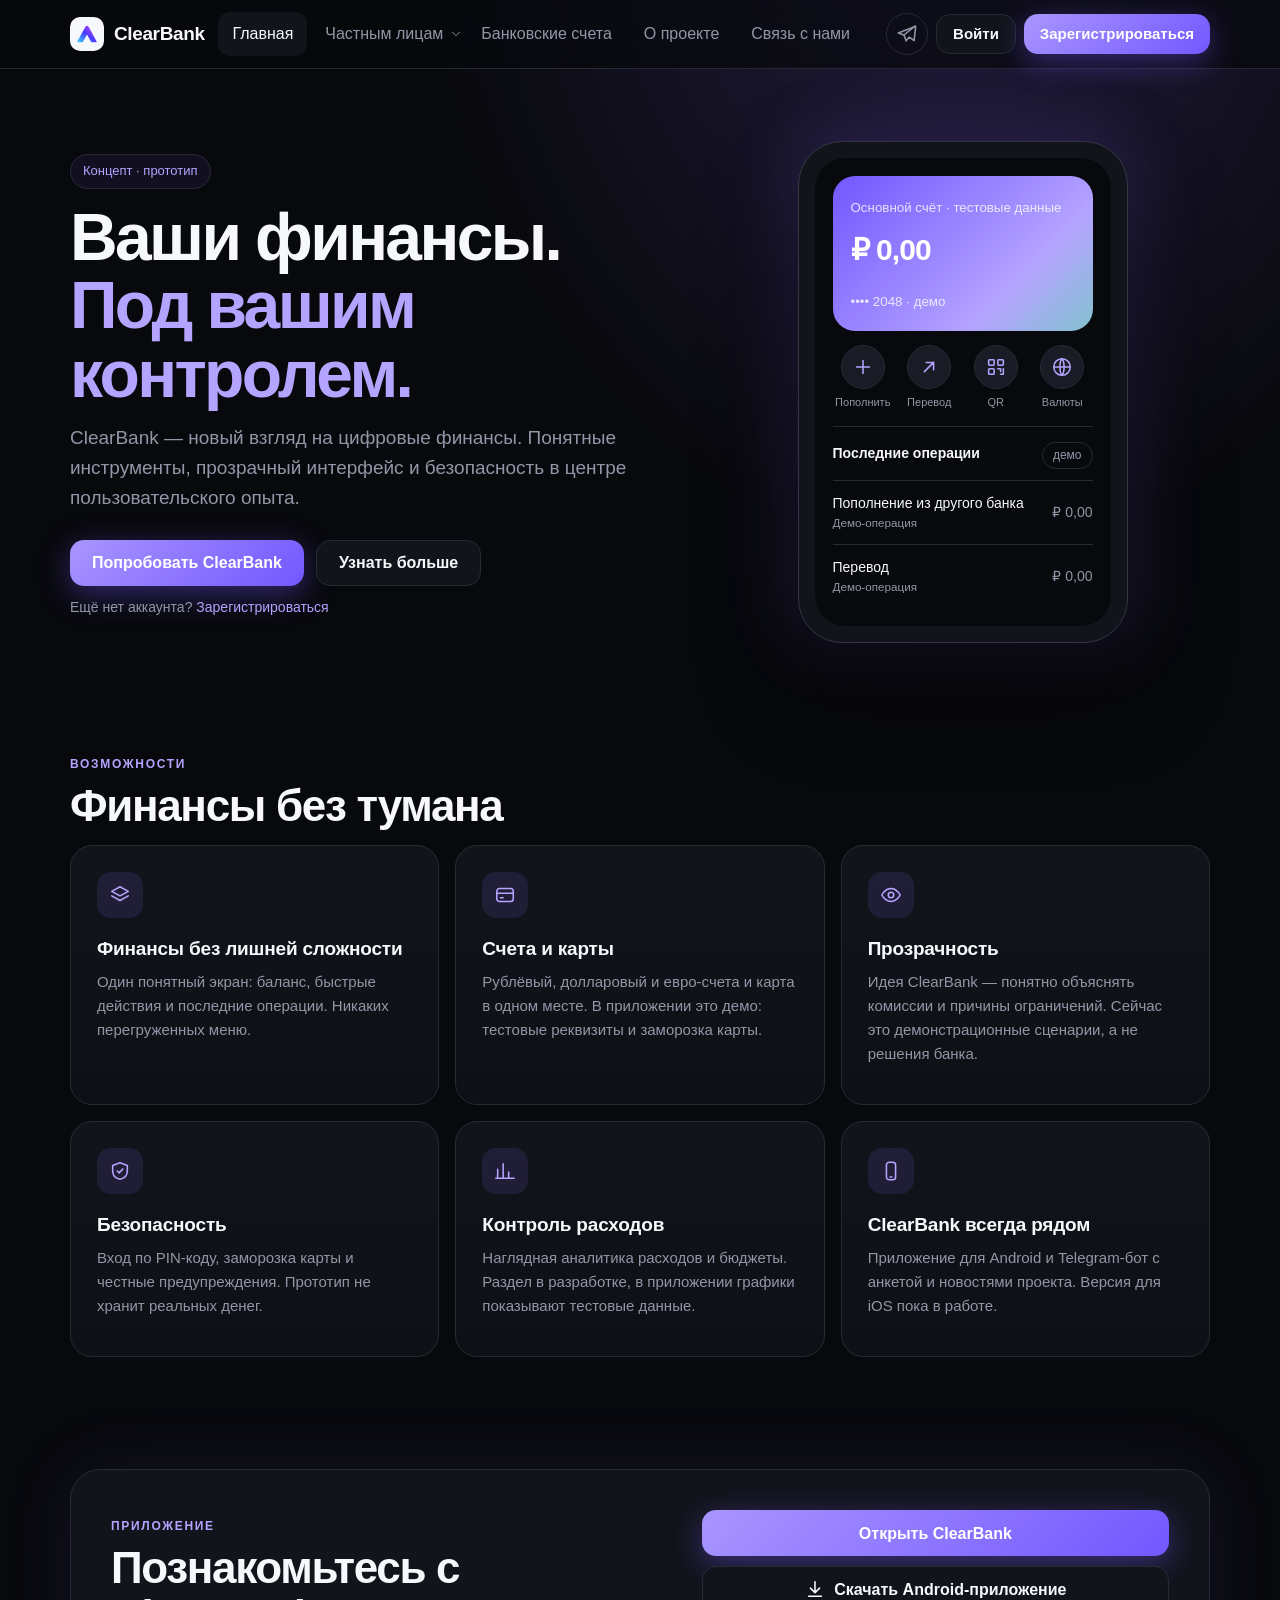
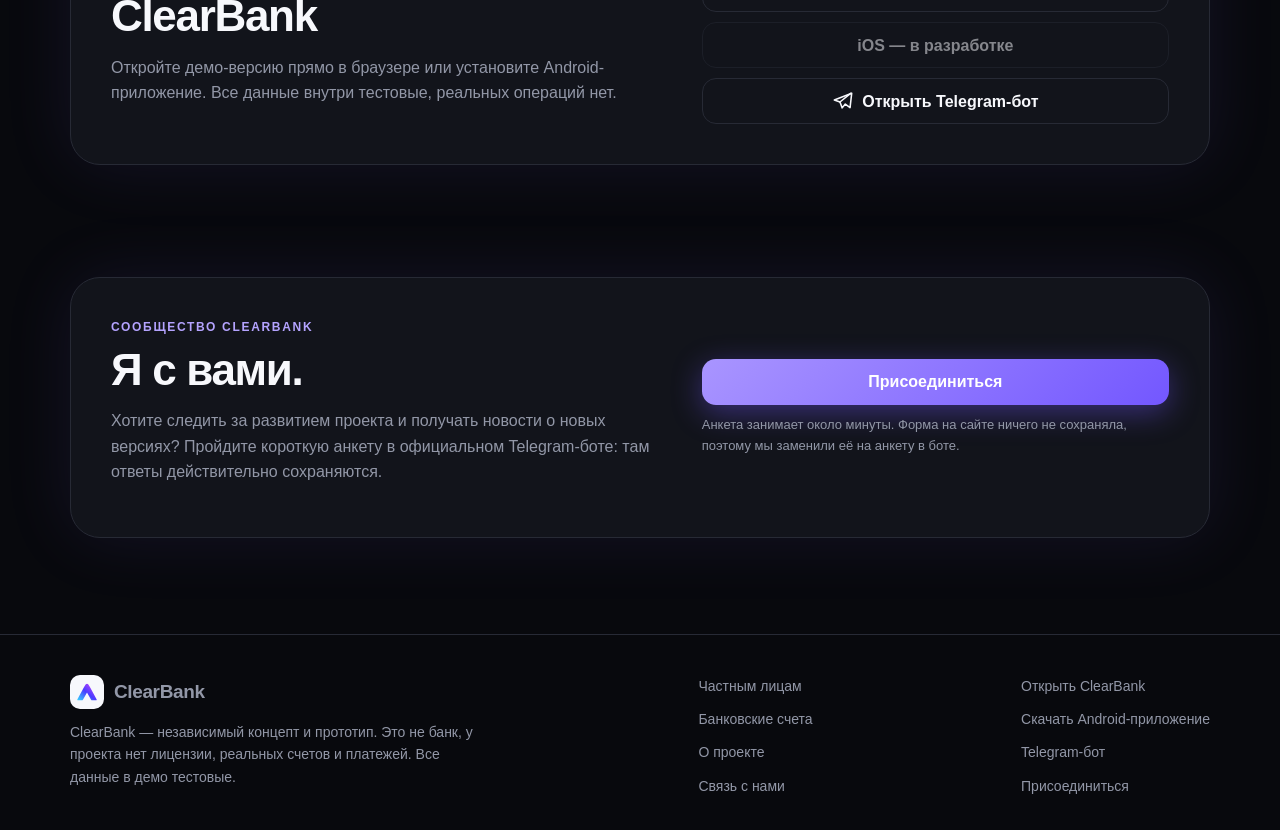
<file: index.html>
<!doctype html><html lang="ru"><head><meta charset="utf-8"><meta name="viewport" content="width=device-width,initial-scale=1"><title>ClearBank — Ваши финансы. Под вашим контролем.</title><meta name="description" content="ClearBank — концепт цифрового банка нового поколения: понятный интерфейс, прозрачность и безопасность. Прототип приложения для Android."><meta name="theme-color" content="#08090d"><meta property="og:title" content="ClearBank — Ваши финансы. Под вашим контролем."><meta property="og:description" content="ClearBank — концепт цифрового банка нового поколения: понятный интерфейс, прозрачность и безопасность. Прототип приложения для Android."><link rel="icon" href="assets/favicon.png"><link rel="stylesheet" href="assets/site.css"><script>document.documentElement.className="js"</script></head><body><svg width="0" height="0" style="position:absolute" aria-hidden="true"><symbol id="i-card" viewBox="0 0 24 24"><rect x="3" y="5" width="18" height="14" rx="3"/><path d="M3 10h18M7 15h3"/></symbol><symbol id="i-send" viewBox="0 0 24 24"><path d="M7 17L17 7M9 7h8v8"/></symbol><symbol id="i-chart" viewBox="0 0 24 24"><path d="M4 20V10M10 20V4M16 20v-7M22 20H2"/></symbol><symbol id="i-shield" viewBox="0 0 24 24"><path d="M12 3l8 3v6c0 5-3.5 8-8 9-4.5-1-8-4-8-9V6z"/><path d="M9 12l2 2 4-4"/></symbol><symbol id="i-phone" viewBox="0 0 24 24"><rect x="7" y="2.5" width="10" height="19" rx="3"/><path d="M11 18.5h2"/></symbol><symbol id="i-tg" viewBox="0 0 24 24"><path d="M21.5 3.5L2.5 10.8l6.2 2.3 2.4 6.4 3.4-4.2 5.2 3.9z"/><path d="M8.7 13.1l12-9.6"/></symbol><symbol id="i-eye" viewBox="0 0 24 24"><path d="M2 12s3.5-7 10-7 10 7 10 7-3.5 7-10 7S2 12 2 12z"/><circle cx="12" cy="12" r="3"/></symbol><symbol id="i-wallet" viewBox="0 0 24 24"><rect x="3" y="6" width="18" height="13" rx="3"/><path d="M3 10h18M16 15h2"/></symbol><symbol id="i-plus" viewBox="0 0 24 24"><path d="M12 5v14M5 12h14"/></symbol><symbol id="i-qr" viewBox="0 0 24 24"><rect x="4" y="4" width="6" height="6" rx="1"/><rect x="14" y="4" width="6" height="6" rx="1"/><rect x="4" y="14" width="6" height="6" rx="1"/><path d="M14 14h3v3M20 14v6h-3"/></symbol><symbol id="i-globe" viewBox="0 0 24 24"><circle cx="12" cy="12" r="9"/><path d="M3 12h18M12 3c3 3 3 15 0 18M12 3c-3 3-3 15 0 18"/></symbol><symbol id="i-chev" viewBox="0 0 24 24"><path d="M6 9l6 6 6-6"/></symbol><symbol id="i-menu" viewBox="0 0 24 24"><path d="M4 7h16M4 12h16M4 17h16"/></symbol><symbol id="i-dl" viewBox="0 0 24 24"><path d="M12 4v11M7 11l5 5 5-5M5 20h14"/></symbol><symbol id="i-layers" viewBox="0 0 24 24"><path d="M12 3l9 5-9 5-9-5z"/><path d="M3 13l9 5 9-5"/></symbol></svg><header class="hd"><div class="wrap nv"><a class="lg" href="index.html"><img src="assets/logo.svg" alt="" width="34" height="34">ClearBank</a>
<ul class="links" id="menu"><li><a class="lk" href="index.html" aria-current="page">Главная</a></li><li class="has-mega"><button class="lk" type="button" aria-expanded="false" aria-haspopup="true" aria-controls="mega">Частным лицам <svg class="i" aria-hidden="true"><use href="#i-chev"/></svg></button><div class="mega" id="mega"><div class="mb"><a class="mi" href="accounts.html"><svg class="i" aria-hidden="true"><use href="#i-card"/></svg><div><b>Счета и карты</b><span>Рублёвый, USD и EUR счета (демо)</span></div></a><a class="mi" href="personal.html#transfers"><svg class="i" aria-hidden="true"><use href="#i-send"/></svg><div><b>Переводы</b><span>Между счетами и из других банков (демо)</span></div></a><a class="mi" href="personal.html#analytics"><svg class="i" aria-hidden="true"><use href="#i-chart"/></svg><div><b>Аналитика расходов</b><span>Категории и бюджеты — в разработке</span></div></a><a class="mi" href="personal.html#security"><svg class="i" aria-hidden="true"><use href="#i-shield"/></svg><div><b>Безопасность</b><span>PIN, заморозка карты, предупреждения</span></div></a><a class="mi" href="index.html#app"><svg class="i" aria-hidden="true"><use href="#i-phone"/></svg><div><b>Мобильное приложение</b><span>Android-демо и веб-версия</span></div></a><a class="mi" href="personal.html"><svg class="i" aria-hidden="true"><use href="#i-wallet"/></svg><div><b>Все направления</b><span>Обзор инструментов ClearBank</span></div></a></div></div></li><li><a class="lk" href="accounts.html">Банковские счета</a></li><li><a class="lk" href="about.html">О проекте</a></li><li><a class="lk" href="contact.html">Связь с нами</a></li>
<li class="drw"><a class="btn pri" href="register.html">Зарегистрироваться</a></li><li class="drw"><a class="btn" href="https://t.me/clearbankv06bot" target="_blank" rel="noopener noreferrer"><svg class="i" aria-hidden="true"><use href="#i-tg"/></svg> Telegram-бот</a></li></ul>
<div class="nr"><a class="tg" href="https://t.me/clearbankv06bot" target="_blank" rel="noopener noreferrer" aria-label="Открыть Telegram-бот"><svg class="i" aria-hidden="true"><use href="#i-tg"/></svg></a><a class="btn sm" href="login.html">Войти</a><a class="btn sm pri reg" href="register.html">Зарегистрироваться</a><button class="bg" type="button" aria-label="Меню" aria-expanded="false" aria-controls="menu"><svg class="i" aria-hidden="true"><use href="#i-menu"/></svg></button></div></div></header><main><div class="wrap hero"><div><span class="pill">Концепт · прототип</span><h1>Ваши финансы. <span style="color:var(--ac2)">Под вашим контролем.</span></h1><p class="lead">ClearBank — новый взгляд на цифровые финансы. Понятные инструменты, прозрачный интерфейс и безопасность в центре пользовательского опыта.</p><div class="ct"><a class="btn pri" href="app/index.html">Попробовать ClearBank</a><a class="btn" href="#product">Узнать больше</a></div><p class="mu" style="font-size:14px">Ещё нет аккаунта? <a href="register.html" style="color:var(--ac2)">Зарегистрироваться</a></p></div><div class="ph rv"><div><div class="cd"><small>Основной счёт · тестовые данные</small><b>₽ 0,00</b><small>•••• 2048 · демо</small></div><div class="ac"><div><i><svg class="i" aria-hidden="true"><use href="#i-plus"/></svg></i>Пополнить</div><div><i><svg class="i" aria-hidden="true"><use href="#i-send"/></svg></i>Перевод</div><div><i><svg class="i" aria-hidden="true"><use href="#i-qr"/></svg></i>QR</div><div><i><svg class="i" aria-hidden="true"><use href="#i-globe"/></svg></i>Валюты</div></div><div class="rw"><b>Последние операции</b><span class="tag">демо</span></div><div class="rw"><span>Пополнение из другого банка<small>Демо-операция</small></span><span class="mu">₽ 0,00</span></div><div class="rw"><span>Перевод<small>Демо-операция</small></span><span class="mu">₽ 0,00</span></div></div></div></div>
<section id="product"><div class="wrap"><div class="lbl">Возможности</div><h2>Финансы без тумана</h2><div class="g3"><div class="k rv"><div class="ic"><svg class="i" aria-hidden="true"><use href="#i-layers"/></svg></div><h3>Финансы без лишней сложности</h3><p>Один понятный экран: баланс, быстрые действия и последние операции. Никаких перегруженных меню.</p></div><div class="k rv"><div class="ic"><svg class="i" aria-hidden="true"><use href="#i-card"/></svg></div><h3>Счета и карты</h3><p>Рублёвый, долларовый и евро-счета и карта в одном месте. В приложении это демо: тестовые реквизиты и заморозка карты.</p></div><div class="k rv"><div class="ic"><svg class="i" aria-hidden="true"><use href="#i-eye"/></svg></div><h3>Прозрачность</h3><p>Идея ClearBank — понятно объяснять комиссии и причины ограничений. Сейчас это демонстрационные сценарии, а не решения банка.</p></div><div class="k rv"><div class="ic"><svg class="i" aria-hidden="true"><use href="#i-shield"/></svg></div><h3>Безопасность</h3><p>Вход по PIN-коду, заморозка карты и честные предупреждения. Прототип не хранит реальных денег.</p></div><div class="k rv"><div class="ic"><svg class="i" aria-hidden="true"><use href="#i-chart"/></svg></div><h3>Контроль расходов</h3><p>Наглядная аналитика расходов и бюджеты. Раздел в разработке, в приложении графики показывают тестовые данные.</p></div><div class="k rv"><div class="ic"><svg class="i" aria-hidden="true"><use href="#i-phone"/></svg></div><h3>ClearBank всегда рядом</h3><p>Приложение для Android и Telegram-бот с анкетой и новостями проекта. Версия для iOS пока в работе.</p></div></div></div></section>
<section id="app"><div class="wrap"><div class="band rv"><div><div class="lbl">Приложение</div><h2>Познакомьтесь с ClearBank</h2><p class="mu">Откройте демо-версию прямо в браузере или установите Android-приложение. Все данные внутри тестовые, реальных операций нет.</p></div><div class="st"><a class="btn pri" href="app/index.html">Открыть ClearBank</a><a class="btn" href="downloads/ClearBank.apk" download="ClearBank.apk"><svg class="i" aria-hidden="true"><use href="#i-dl"/></svg> Скачать Android-приложение</a><button class="btn" type="button" disabled aria-disabled="true">iOS — в разработке</button><a class="btn" href="https://t.me/clearbankv06bot" target="_blank" rel="noopener noreferrer"><svg class="i" aria-hidden="true"><use href="#i-tg"/></svg> Открыть Telegram-бот</a></div></div></div></section>
<section id="join"><div class="wrap"><div class="band rv"><div><div class="lbl">Сообщество ClearBank</div><h2>Я с вами.</h2><p class="mu">Хотите следить за развитием проекта и получать новости о новых версиях? Пройдите короткую анкету в официальном Telegram-боте: там ответы действительно сохраняются.</p></div><div class="st"><a class="btn pri" href="https://t.me/clearbankv06bot" target="_blank" rel="noopener noreferrer">Присоединиться</a><p class="mu" style="font-size:13px;margin:0">Анкета занимает около минуты. Форма на сайте ничего не сохраняла, поэтому мы заменили её на анкету в боте.</p></div></div></div></section></main><footer class="ft"><div class="wrap"><div class="fg"><div><a class="lg" href="index.html"><img src="assets/logo.svg" alt="" width="34" height="34">ClearBank</a><p style="max-width:420px;margin-top:12px">ClearBank — независимый концепт и прототип. Это не банк, у проекта нет лицензии, реальных счетов и платежей. Все данные в демо тестовые.</p></div>
<ul><li><a href="personal.html">Частным лицам</a></li><li><a href="accounts.html">Банковские счета</a></li><li><a href="about.html">О проекте</a></li><li><a href="contact.html">Связь с нами</a></li></ul>
<ul><li><a href="app/index.html">Открыть ClearBank</a></li><li><a href="downloads/ClearBank.apk" download>Скачать Android-приложение</a></li><li><a href="https://t.me/clearbankv06bot" target="_blank" rel="noopener noreferrer">Telegram-бот</a></li><li><a href="index.html#join">Присоединиться</a></li></ul></div></div></footer><script src="assets/site.js"></script></body></html>
</file>
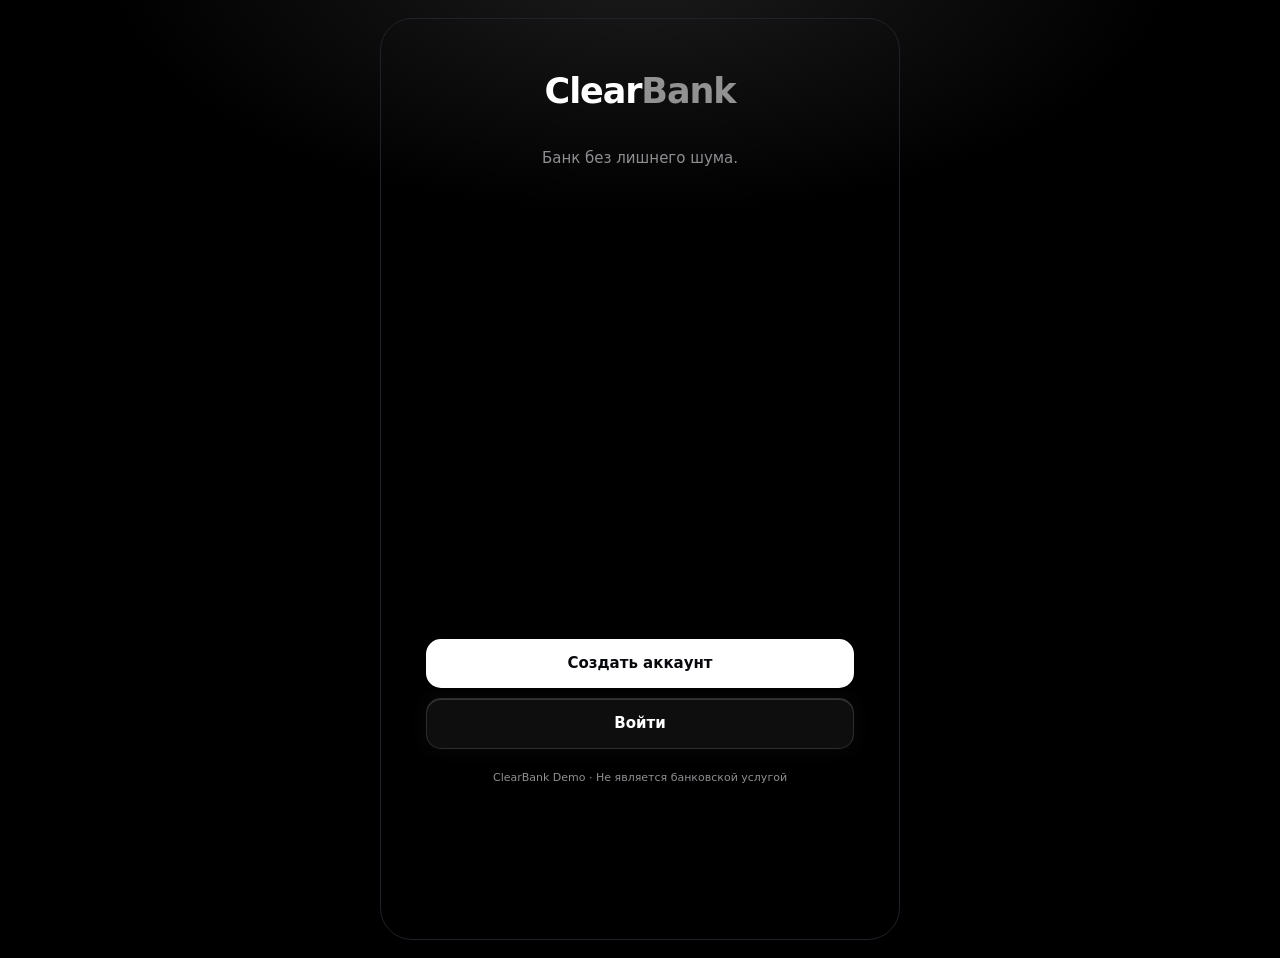
<file: app/index.html>
<!doctype html>
<html lang="ru"><head><meta charset="utf-8"><meta name="viewport" content="width=device-width,initial-scale=1,viewport-fit=cover"><meta name="theme-color" content="#08090d"><link rel="icon" type="image/png" href="icons/favicon.png"><link rel="apple-touch-icon" href="icons/icon-192.png"><link rel="manifest" href="manifest.webmanifest"><title>ClearBank — demo</title><style>
:root{--bg:#08090d;--panel:#12141b;--panel2:#191c25;--text:#f7f8fc;--muted:#9297a7;--accent:#8b6cff;--accent2:#b4a3ff;--line:#272a35;--good:#52e0a0;--bad:#ff667b;--radius:24px}*{box-sizing:border-box}body{margin:0;background:var(--bg);color:var(--text);font:15px/1.4 Inter,ui-sans-serif,system-ui,-apple-system,"Segoe UI",sans-serif;min-height:100vh}button,input,select{font:inherit}button{cursor:pointer;color:inherit;border:0}button:focus-visible,input:focus-visible{outline:2px solid var(--accent);outline-offset:2px}.app{width:100%;max-width:520px;margin:0 auto;min-height:100dvh;position:relative;padding-bottom:96px;background:var(--bg);overflow:hidden;overflow-x:clip}.screen{padding:22px 19px 20px;display:none;animation:fade .24s ease}.screen.active{display:block}@keyframes fade{from{opacity:0;transform:translateY(7px)}to{opacity:1;transform:none}}.muted{color:var(--muted)}.small{font-size:12px}.brand{font-weight:850;letter-spacing:-1.1px;font-size:27px}.brand .c{color:var(--accent)}.top{display:flex;align-items:center;justify-content:space-between;margin:5px 0 27px}.pill{border:1px solid var(--line);border-radius:999px;padding:8px 12px;background:var(--panel);font-size:12px}.h1{font-size:31px;line-height:1.08;letter-spacing:-1.2px;margin:0 0 9px}.h2{font-size:21px;letter-spacing:-.5px;margin:0 0 14px}.sub{color:var(--muted);margin:0 0 22px}.card{background:var(--panel);border:1px solid var(--line);border-radius:var(--radius);padding:19px;margin:12px 0}.hero-card{background:radial-gradient(120% 140% at 100% 0%,color-mix(in srgb,var(--accent) 55%,transparent),transparent 55%),linear-gradient(135deg,#191a25,#101117);border:1px solid color-mix(in srgb,var(--accent) 38%,var(--line));border-radius:28px;padding:23px;min-height:185px;position:relative;overflow:hidden}.hero-card:after{content:"";position:absolute;width:180px;height:180px;border:1px solid #ffffff14;border-radius:50%;right:-45px;bottom:-95px;box-shadow:0 0 0 24px #ffffff08,0 0 0 48px #ffffff05}.balance{font-size:38px;font-weight:750;letter-spacing:-1.5px;margin:14px 0 5px}.row{display:flex;align-items:center;gap:10px}.between{justify-content:space-between}.grid2{display:grid;grid-template-columns:repeat(2,minmax(0,1fr));gap:10px}.grid3{display:grid;grid-template-columns:repeat(3,minmax(0,1fr));gap:9px}.tile{background:var(--panel);border:1px solid var(--line);border-radius:20px;padding:15px 12px;min-height:96px;text-align:left;transition:.2s}.tile:active,.btn:active{transform:scale(.98)}.tile .ico{width:35px;height:35px;border-radius:12px;background:color-mix(in srgb,var(--accent) 18%,var(--panel2));display:grid;place-items:center;font-size:18px;margin-bottom:12px}.tile b{display:block;font-size:13px}.tile span{font-size:11px;color:var(--muted)}.btn{border-radius:15px;padding:14px 16px;font-weight:700;background:var(--accent);color:#fff;min-height:48px}.btn.light{background:var(--text);color:#08090d}.btn.dark{background:var(--panel2);border:1px solid var(--line)}.btn.full{width:100%}.btn.ghost{background:transparent;border:1px solid var(--line)}.field{margin:15px 0}.field label{display:block;font-size:12px;color:var(--muted);margin-bottom:8px}.input{width:100%;padding:15px 14px;border:1px solid var(--line);border-radius:14px;background:var(--panel);color:var(--text)}.input::placeholder{color:#686d7b}.tabs{display:flex;gap:7px;background:var(--panel);border-radius:14px;padding:4px;margin:15px 0}.tabs button{flex:1;padding:10px 6px;border-radius:11px;background:transparent;color:var(--muted);font-size:12px}.tabs button.sel{background:var(--panel2);color:var(--text);box-shadow:inset 0 0 0 1px var(--line)}.bottom{position:fixed;bottom:0;left:50%;transform:translateX(-50%);width:min(520px,100%);display:flex;justify-content:space-around;gap:2px;padding:10px 9px calc(10px + env(safe-area-inset-bottom));background:color-mix(in srgb,var(--bg) 92%,transparent);backdrop-filter:blur(18px);border-top:1px solid var(--line);z-index:10}.nav{background:transparent;color:var(--muted);font-size:10px;display:flex;flex-direction:column;align-items:center;gap:4px;padding:5px 4px;min-width:48px}.nav i{font-style:normal;font-size:20px;line-height:1}.nav.active{color:var(--accent2)}.nav.active i{filter:drop-shadow(0 0 8px var(--accent))}.listrow{display:flex;align-items:center;gap:12px;padding:13px 0;border-bottom:1px solid var(--line)}.listrow:last-child{border-bottom:0}.avatar{width:42px;height:42px;border-radius:15px;background:var(--panel2);display:grid;place-items:center;font-weight:750}.grow{flex:1;min-width:0}.right{text-align:right}.amount{font-weight:700}.positive{color:var(--good)}.negative{color:var(--bad)}.chart{width:100%;height:175px;display:block}.barrow{display:flex;align-items:end;justify-content:space-around;height:125px;padding:10px 0 0;gap:9px}.barcol{height:100%;flex:1;display:flex;flex-direction:column;align-items:center;justify-content:end;gap:7px}.bar{width:100%;max-width:32px;border-radius:8px 8px 3px 3px;background:linear-gradient(180deg,var(--accent2),var(--accent));min-height:4px}.barcol span{font-size:10px;color:var(--muted)}.dots{display:flex;gap:8px;justify-content:center;margin:24px 0}.dot{width:10px;height:10px;border-radius:50%;border:1px solid var(--muted)}.dot.on{background:var(--text);border-color:var(--text)}.keypad{display:grid;grid-template-columns:repeat(3,1fr);gap:10px;max-width:320px;margin:34px auto 20px}.key{height:62px;border-radius:18px;background:var(--panel);border:1px solid var(--line);font-size:23px;font-weight:600}.key small{display:block;font-size:9px;letter-spacing:2px;color:var(--muted);font-weight:500}.pinlabel{text-align:center;color:var(--muted);font-size:13px}.pinlabel .dots{margin:18px}.status{font-size:12px;color:var(--muted);text-align:center;min-height:20px;margin:8px}.splash{position:fixed;inset:0;width:100%;max-width:100vw;height:100dvh;overflow:hidden;z-index:50;background:#000;display:grid;place-items:center;animation:splashout 1.6s ease forwards;pointer-events:none}.splash strong{font-size:38px;letter-spacing:-2px;color:white;text-shadow:0 0 7px #fff,0 0 20px #b9a9ff,0 0 45px var(--accent);animation:glow 1.2s ease-in-out infinite alternate}.splash small{display:block;text-align:center;color:#bcb7cc;font-size:10px;letter-spacing:5px;margin-top:12px}@keyframes glow{to{opacity:.75;text-shadow:0 0 15px #fff,0 0 36px var(--accent)}}@keyframes splashout{0%,72%{opacity:1}100%{opacity:0;visibility:hidden}}.welcome{min-height:calc(100dvh - 118px);display:flex;flex-direction:column;justify-content:center;padding:26px}.welcome .brand{text-align:center;font-size:35px;margin-bottom:10px}.welcome .tagline{text-align:center;color:var(--muted);margin:0 0 auto;padding:22px 0}.welcome .actions{margin-top:auto;display:grid;gap:10px}.phoneflag{display:flex;gap:8px;align-items:center}.phonegrid{display:grid;grid-template-columns:118px 1fr;gap:8px}.select{width:100%;padding:14px 8px;border-radius:14px;background:var(--panel);color:var(--text);border:1px solid var(--line)}.hint{font-size:11px;color:var(--muted);line-height:1.5}.notice{padding:12px 14px;border-radius:14px;background:color-mix(in srgb,var(--accent) 12%,var(--panel));color:var(--muted);font-size:12px;margin:12px 0}.themeopt{display:flex;gap:10px;align-items:center;border:1px solid var(--line);padding:13px;border-radius:16px;background:var(--panel);margin:9px 0;text-align:left;width:100%}.swatch{display:flex;gap:4px}.swatch i{display:block;width:15px;height:30px;border-radius:6px}.badge{font-size:10px;color:var(--accent2);border:1px solid color-mix(in srgb,var(--accent) 50%,var(--line));border-radius:999px;padding:4px 7px}.bigqr{width:170px;height:170px;margin:25px auto;background:white;border-radius:18px;display:grid;place-items:center;color:#111;font-size:62px}
.cardflip{perspective:1000px;margin:12px 0 15px}.cardflip-inner{position:relative;min-height:190px;transition:transform .55s;transform-style:preserve-3d}.cardflip.flipped .cardflip-inner{transform:rotateY(180deg)}.cardface{position:absolute;inset:0;backface-visibility:hidden;border-radius:26px;padding:22px;background:radial-gradient(120% 140% at 100% 0%,color-mix(in srgb,var(--accent) 55%,transparent),transparent 55%),linear-gradient(135deg,#191a25,#101117);border:1px solid color-mix(in srgb,var(--accent) 38%,var(--line));overflow:hidden}.cardface.back{transform:rotateY(180deg);background:linear-gradient(145deg,#171923,#090a0e)}.magstripe{height:32px;background:#030406;margin:5px -22px 17px}.carddetails{display:grid;grid-template-columns:1fr 1fr;gap:12px;font-size:12px}.carddetails b{display:block;font-size:14px;margin-top:3px;letter-spacing:.4px}.actionrow{display:flex;gap:8px;margin:10px 0}.actionrow .btn{flex:1;padding:12px 8px;font-size:12px}.securitymark{display:inline-flex;align-items:center;gap:8px;border:1px solid color-mix(in srgb,var(--good) 40%,var(--line));border-radius:12px;padding:10px 12px;color:var(--good);font-size:12px}.login-head{padding-top:54px!important}.screen{width:100%;min-width:0}.welcome .actions{width:100%}
.hidden{display:none!important}.toast{position:fixed;z-index:30;bottom:90px;left:50%;transform:translateX(-50%);background:#f7f8fc;color:#111;padding:12px 17px;border-radius:13px;font-size:13px;box-shadow:0 8px 35px #0006;max-width:90%;text-align:center}.sectiontitle{margin:25px 0 11px}.caption{font-size:11px;color:var(--muted)}@media(min-width:521px){body{padding:18px 0;background:#050609}.app{border:1px solid #20222a;border-radius:32px;min-height:calc(100dvh - 36px)}.bottom{bottom:18px;border-radius:0 0 32px 32px}}
html,body{width:100%;overflow-x:hidden;margin:0;-webkit-text-size-adjust:100%}.splash{left:0;right:0;top:0;display:flex!important;align-items:center;justify-content:center;text-align:center;margin:0;max-width:none}.splash strong{display:block;padding-left:2px}
#login.active{display:flex;flex-direction:column;min-height:calc(100dvh - 96px);padding-bottom:max(26px,env(safe-area-inset-bottom))}#login .dots{margin-top:auto}#login .keypad{margin:16px auto 6px;width:100%}
.key{transition:transform .1s,background .25s,box-shadow .25s}.key:active{transform:scale(.88);background:rgba(255,255,255,.2)}.dot{transition:all .2s}.dot.on{transform:scale(1.25)}
.dots.ok .dot{background:var(--good)!important;border-color:var(--good)!important;box-shadow:0 0 14px var(--good);animation:okp .55s ease}@keyframes okp{0%{transform:scale(1)}40%{transform:scale(1.7)}100%{transform:scale(1.25)}}
.dots.bad{animation:shake .4s}@keyframes shake{25%{transform:translateX(-9px)}75%{transform:translateX(9px)}}
.acts{display:grid;grid-template-columns:repeat(4,1fr);gap:8px;margin:16px 0}.act{background:none;display:flex;flex-direction:column;align-items:center;gap:7px;font-size:11px;color:var(--text)}.act i{width:54px;height:54px;border-radius:50%;display:grid;place-items:center;background:var(--panel2);border:1px solid var(--line);transition:transform .15s}.act:active i{transform:scale(.9)}
.chips{display:flex;flex-wrap:wrap;gap:8px}.chip{padding:10px 14px;border-radius:999px;background:var(--panel);border:1px solid var(--line)}.chip.sel{background:var(--text);color:var(--bg)}.actionrow{flex-wrap:wrap}
.cardflip.frozen .cardface{filter:grayscale(1) brightness(.65)}.cardflip .cardface .small{opacity:.8}
html[data-th=classic] body{background:#000 radial-gradient(60% 38% at 50% -4%,rgba(255,255,255,.11),transparent 70%) no-repeat}html[data-th=classic] .app{background:transparent}html[data-th=classic] .brand .c{opacity:.55}
html[data-th=classic] :is(.card,.tile,.pill,.input,.select,.key,.tabs,.btn.dark,.themeopt,.act i,.chip,.notice){background:rgba(255,255,255,.055);border:1px solid rgba(255,255,255,.13);backdrop-filter:blur(22px) saturate(160%);-webkit-backdrop-filter:blur(22px) saturate(160%);box-shadow:inset 0 1px 0 rgba(255,255,255,.16),0 0 22px rgba(255,255,255,.04)}
html[data-th=classic] .btn:not(.dark):not(.ghost):not(.light){background:#fff;color:#000;box-shadow:0 0 26px rgba(255,255,255,.22)}html[data-th=classic] .chip.sel{background:#fff;color:#000}
html[data-th=classic] .cardface{background:linear-gradient(135deg,rgba(255,255,255,.17),rgba(255,255,255,.04) 45%,rgba(255,255,255,.1));border:1px solid rgba(255,255,255,.22);backdrop-filter:blur(26px);box-shadow:inset 0 1px 0 rgba(255,255,255,.35),0 0 40px rgba(255,255,255,.08)}
html[data-th=classic] .bottom{background:rgba(8,8,10,.62)}html[data-th=classic] .nav.active{color:#fff}html[data-th=classic] .nav.active i{filter:drop-shadow(0 0 8px rgba(255,255,255,.7))}
</style></head><body><div class="splash" id="splash"><strong>ClearBank</strong></div><div class="app" id="app"><section id="welcome" class="screen active"><div class="welcome"><div class="brand">Clear<span class="c">Bank</span></div><p class="tagline" data-i="tagline">Банк без лишнего шума.</p><div class="actions"><button class="btn light full" onclick="showScreen('register')" data-i="create">Создать аккаунт</button><button class="btn dark full" onclick="showScreen(localStorage.cbPin?'login':'signin')" data-i="login">Войти</button><p class="hint" style="text-align:center">ClearBank Demo · Не является банковской услугой</p></div></div></section>
<section id="register" class="screen"><div class="top"><button class="pill" onclick="showScreen('welcome')">←</button><span class="muted small">01 / 03</span></div><h1 class="h1" data-i="createTitle">Создайте аккаунт ClearBank</h1><p class="sub" data-i="phoneSub">Введите номер телефона</p><div class="field"><label data-i="phone">Номер телефона</label><div class="phonegrid"><select class="select" id="country"><option value="+7">🇷🇺 Россия +7</option><option value="+375">🇧🇾 Беларусь +375</option></select><input id="phone" class="input" inputmode="tel" placeholder="900 123-45-67" autocomplete="tel"></div></div><button class="btn full" onclick="toProfile()" data-i="continue">Продолжить</button><p class="muted small" style="text-align:center;margin-top:18px"><span data-i="haveAccount">Уже есть аккаунт ClearBank?</span> <button style="background:none;color:var(--accent2);padding:0" onclick="showScreen('signin')" data-i="login">Войти</button></p><p class="hint">Демо-регистрация: номер не отправляется и не проверяется через SMS.</p></section>
<section id="profile" class="screen"><div class="top"><button class="pill" onclick="showScreen('register')">←</button><span class="muted small">02 / 03</span></div><h1 class="h1" data-i="aboutYou">Расскажите о себе</h1><p class="sub" data-i="profileSub">Как к вам обращаться в ClearBank?</p><div class="field"><label data-i="name">Имя</label><input id="name" class="input" placeholder="Александр" autocomplete="given-name"></div><div class="field"><label data-i="age">Возраст</label><input id="age" class="input" type="number" min="18" max="120" placeholder="18"></div><button class="btn full" onclick="toPinSetup()" data-i="continue">Продолжить</button><p class="hint">Прототип предназначен для совершеннолетних пользователей.</p></section>
<section id="pinsetup" class="screen"><div class="top"><button class="pill" onclick="showScreen('profile')">←</button><span class="muted small">03 / 03</span></div><h1 class="h1" data-i="createPin">Придумайте код</h1><p class="sub" data-i="pinSub">4 цифры для входа в демоверсию</p><div class="pinlabel" data-i="enterFour">Введите 4 цифры</div><div class="dots" id="setupdots"><i class="dot"></i><i class="dot"></i><i class="dot"></i><i class="dot"></i></div><div id="setupkeys" class="keypad"></div><div class="status" id="setupstatus"></div><p class="hint">Используйте только тестовый код. Не используйте PIN от реальной карты.</p></section>
<section id="login" class="screen"><div style="text-align:center;padding-top:30px"><div class="brand">Clear<span class="c">Bank</span></div><h1 class="h1" style="margin-top:35px" id="loginHello">Здравствуйте!</h1><p class="sub" data-i="enterPin">Введите код</p></div><div class="dots" id="logindots"><i class="dot"></i><i class="dot"></i><i class="dot"></i><i class="dot"></i></div><div id="loginkeys" class="keypad"></div><div class="status" id="loginstatus"></div></section>
<section id="signin" class="screen"><div class="top"><button class="pill" onclick="showScreen('welcome')">←</button></div><h1 class="h1" data-i="welcomeBack">С возвращением</h1><p class="sub" data-i="chooseLogin">Выберите способ входа</p><div class="field"><label data-i="phoneOrEmail">Телефон или электронная почта</label><input class="input" id="loginid" placeholder="+7 900 123-45-67 или email"></div><button class="btn full" onclick="loginById()" data-i="continue">Продолжить</button><div class="card" style="margin-top:22px"><button class="listrow" style="width:100%;background:none;text-align:left" onclick="toastMsg(t('passkeyDemo'))"><span class="avatar">⌘</span><span class="grow" data-i="passkey">Войти с ключом доступа</span><span>›</span></button><button class="listrow" style="width:100%;background:none;text-align:left" onclick="toastMsg(t('googleDemo'))"><span class="avatar">G</span><span class="grow" data-i="google">Войти с Google</span><span>›</span></button><button class="listrow" style="width:100%;background:none;text-align:left" onclick="toastMsg(t('emailDemo'))"><span class="avatar">✉</span><span class="grow" data-i="emailLogin">Войти по электронной почте</span><span>›</span></button></div><p class="hint">Внешняя авторизация не подключена. Эти пункты показывают демонстрационные сообщения.</p></section>
<section id="home" class="screen"><div class="top"><div><div class="muted small" data-i="welcomeLabel">Добро пожаловать</div><div class="h2" id="homeHello" style="margin:3px 0 0">Здравствуйте!</div></div><button class="pill" onclick="go('settings')" aria-label="Настройки"><svg width="20" height="20" viewBox="0 0 24 24" fill="none" stroke="currentColor" stroke-width="1.8" stroke-linecap="round"><path d="M4 7h9M17 7h3M4 17h3M11 17h9"/><circle cx="15" cy="7" r="2"/><circle cx="9" cy="17" r="2"/></svg></button></div><div class="cardflip" id="homecard" onclick="this.classList.toggle('flipped')"><div class="cardflip-inner"><div class="cardface front"><div class="row between"><span class="small">Основной счёт · RUB</span><span class="badge" id="hcst">Активна</span></div><div class="balance" id="balance">₽ 0,00</div><div class="row between"><b id="hcnum">•••• 2048</b><span class="caption">Нажмите — реквизиты</span></div></div><div class="cardface back"><div class="carddetails" style="grid-template-columns:1fr"><div><span class="caption">Номер счёта · DEMO</span><b id="hcacc"></b></div><div><span class="caption">Карта · срок</span><b id="hccard"></b></div><div><span class="caption">Реквизиты демонстрационные</span></div></div><div class="row" style="margin-top:12px"><button class="pill" onclick="event.stopPropagation();go('accounts')">Открыть счёт ›</button><button class="pill" onclick="event.stopPropagation();copyReq()">Копировать</button></div></div></div></div><div class="acts"><button class="act" onclick="go('topup')"><i><svg width="22" height="22" viewBox="0 0 24 24" fill="none" stroke="currentColor" stroke-width="1.8" stroke-linecap="round" stroke-linejoin="round"><path d="M12 5v14M5 12h14"/></svg></i>Пополнить</button><button class="act" onclick="go('transfer')"><i><svg width="22" height="22" viewBox="0 0 24 24" fill="none" stroke="currentColor" stroke-width="1.8" stroke-linecap="round" stroke-linejoin="round"><path d="M7 17L17 7M9 7h8v8"/></svg></i>Перевести</button><button class="act" onclick="go('qr')"><i><svg width="22" height="22" viewBox="0 0 24 24" fill="none" stroke="currentColor" stroke-width="1.8" stroke-linecap="round" stroke-linejoin="round"><rect x="4" y="4" width="6" height="6" rx="1"/><rect x="14" y="4" width="6" height="6" rx="1"/><rect x="4" y="14" width="6" height="6" rx="1"/><path d="M14 14h3v3M20 14v6h-3"/></svg></i>QR</button><button class="act" onclick="go('wallet')"><i><svg width="22" height="22" viewBox="0 0 24 24" fill="none" stroke="currentColor" stroke-width="1.8" stroke-linecap="round" stroke-linejoin="round"><circle cx="12" cy="12" r="9"/><path d="M3 12h18M12 3c3 3 3 15 0 18M12 3c-3 3-3 15 0 18"/></svg></i>Валюты</button></div><div class="sectiontitle row between"><h2 class="h2" style="margin:0" data-i="myAccounts">Мои счета</h2><button class="pill" onclick="go('accounts')" data-i="all">Все</button></div><div class="card" id="homeaccts"></div><div class="sectiontitle row between"><h2 class="h2" style="margin:0" data-i="recent">Последние операции</h2><button class="pill" onclick="go('analytics')" data-i="analytics">Аналитика</button></div><div class="card" id="recentlist"><div class="muted small" data-i="noTransactions">Пока нет операций. Демо-операции появятся здесь.</div></div><p class="hint" data-i="swipeHint">Совет: свайпайте влево или вправо, чтобы переключать основные разделы.</p></section>
<section id="accounts" class="screen"><div class="top"><button class="pill" onclick="go('home')">←</button><span class="brand">Clear<span class="c">Bank</span></span><button class="pill" onclick="go('settings')" aria-label="Настройки"><svg width="20" height="20" viewBox="0 0 24 24" fill="none" stroke="currentColor" stroke-width="1.8" stroke-linecap="round"><path d="M4 7h9M17 7h3M4 17h3M11 17h9"/><circle cx="15" cy="7" r="2"/><circle cx="9" cy="17" r="2"/></svg></button></div><h1 class="h1" data-i="accounts">Счета</h1><p class="sub" data-i="accountsSub">Разделяйте повседневные деньги и зарплату.</p>
<div class="cardflip" id="bankcard" onclick="flipCard()"><div class="cardflip-inner"><div class="cardface front"><div class="row between"><b>ClearBank</b><span class="badge">VIRTUAL · DEMO</span></div><div style="font-size:30px;margin-top:30px">▰</div><div class="row between" style="margin-top:20px"><div><div class="caption">CARD HOLDER</div><b id="cardholder">CLEARBANK USER</b></div><b>•••• 2048</b></div><div class="caption" style="margin-top:12px">Нажмите, чтобы перевернуть карту</div></div><div class="cardface back"><div class="magstripe"></div><div class="row between"><span class="caption">Номер карты · DEMO</span><button class="pill" onclick="event.stopPropagation();rotateDetails()">Обновить</button></div><div class="carddetails"><div><span class="caption">Номер</span><b id="cardnumber">4444 2222 1111 2048</b></div><div><span class="caption">Срок</span><b id="cardexpiry">12/29</b></div><div><span class="caption">Имя</span><b id="cardname">CLEARBANK USER</b></div><div><span class="caption">CVC · DEMO</span><b id="cardcvc">•••</b></div></div><div class="caption" style="margin-top:12px">Тестовые реквизиты. Не использовать для платежей.</div></div></div></div>
<div class="actionrow"><button class="btn dark" onclick="event.stopPropagation();rotateDetails()">↻ Обновить реквизиты</button><button class="btn dark" onclick="event.stopPropagation();createOneTime()">＋ Одноразовый счёт</button><button class="btn dark" id="frzbtn" onclick="event.stopPropagation();toggleFreeze()">Заморозить карту</button></div>
<div class="card" id="acctlist"></div><div class="notice" data-i="accountDemo">Счета демонстрационные, подключение к банку отсутствует.</div></section>
<section id="topup" class="screen"><div class="top"><button class="pill" onclick="go('home')">←</button><span class="brand">Clear<span class="c">Bank</span></span></div><h1 class="h1">Пополнение</h1><p class="sub">Переведите деньги из другого своего банка</p><div class="field"><label>Банк-отправитель</label><div class="chips" id="banks"></div></div><div class="field"><label>Сумма, ₽</label><input class="input" id="topupamount" type="number" min="1" inputmode="decimal" placeholder="0"></div><div class="notice">Демо: деньги не списываются с реального счёта, платёж через СБП не отправляется. Банк показывается в истории операций.</div><button class="btn full" onclick="demoTopup()">Пополнить</button></section>
<section id="wallet" class="screen"><div class="top"><button class="pill" onclick="go('home')">←</button><span class="brand">Clear<span class="c">Bank</span></span></div><h1 class="h1">Мультивалютность</h1><p class="sub">Счета в рублях, долларах и евро</p><div class="card" id="wallets"></div><div class="card"><b>Обмен валют</b><div class="grid2" style="margin-top:10px"><select class="select" id="exfrom" onchange="exPrev()"><option>RUB</option><option>USD</option><option>EUR</option></select><select class="select" id="exto" onchange="exPrev()"><option>USD</option><option>RUB</option><option>EUR</option></select></div><div class="field"><input class="input" id="examt" type="number" min="0" inputmode="decimal" placeholder="Сумма" oninput="exPrev()"></div><div class="caption" id="exprev" style="min-height:18px"></div><button class="btn full" style="margin-top:10px" onclick="exchange()">Обменять</button></div><div class="notice">Курсы демонстрационные: 1 USD = 90 ₽, 1 EUR = 98 ₽. Реального обмена нет.</div></section>
<section id="transfer" class="screen"><div class="top"><button class="pill" onclick="go('home')">←</button><span class="brand">Clear<span class="c">Bank</span></span></div><h1 class="h1" data-i="transfers">Переводы</h1><p class="sub" data-i="transferSub">Выберите направление перевода</p><div class="tabs"><button class="sel" onclick="transferTab('local',this)" data-i="local">По России</button><button onclick="transferTab('intl',this)" data-i="international">В другую страну</button></div><div class="field"><label data-i="recipient">Получатель</label><input class="input" id="recipient" placeholder="Имя или телефон"></div><div class="field"><label data-i="amountLabel">Сумма</label><input class="input" id="transferamount" type="number" min="1" placeholder="0.00"></div><div class="field"><label data-i="currency">Валюта</label><select class="select" id="transfercurrency"><option>RUB</option><option>USD</option><option>EUR</option><option>BYN</option><option>KZT</option></select></div><div id="intlnotice" class="notice hidden" data-i="intlDemo">Международный перевод показан как макет. SWIFT и банковские рельсы не подключены.</div><button class="btn full" onclick="demoTransfer()" data-i="reviewTransfer">Продолжить</button><p class="hint" data-i="transferDemo">Не вводите реальные платёжные данные. Перевод не отправляется.</p></section>
<section id="qr" class="screen"><div class="top"><button class="pill" onclick="go('home')">←</button><span class="brand">Clear<span class="c">Bank</span></span></div><h1 class="h1" data-i="qrTitle">Оплата по QR</h1><p class="sub" data-i="qrSub">Наведите камеру на QR-код продавца</p><div class="card" style="text-align:center;padding:28px 20px"><div id="qrbox"><div class="bigqr">QR</div></div><button class="btn full" onclick="startScan()" data-i="openCamera">Открыть сканер</button><p class="hint" id="scanstatus" data-i="cameraDemo">Сканер в этом прототипе не выполняет платежи.</p></div><button class="btn dark full" onclick="toastMsg(t('myQRdemo'))" data-i="myQR">Показать мой QR</button></section>
<section id="analytics" class="screen"><div class="top"><button class="pill" onclick="go('home')">←</button><button class="pill" onclick="go('settings')" aria-label="Настройки"><svg width="20" height="20" viewBox="0 0 24 24" fill="none" stroke="currentColor" stroke-width="1.8" stroke-linecap="round"><path d="M4 7h9M17 7h3M4 17h3M11 17h9"/><circle cx="15" cy="7" r="2"/><circle cx="9" cy="17" r="2"/></svg></button></div><h1 class="h1" data-i="analyticsTitle">Аналитика</h1><p class="sub" data-i="analyticsSub">Понимайте, куда уходят деньги.</p><div class="tabs" id="periodtabs"><button class="sel" onclick="period('week',this)" data-i="week">Неделя</button><button onclick="period('month',this)" data-i="month">Месяц</button><button onclick="period('year',this)" data-i="year">Год</button></div><div class="card"><div class="row between"><span class="muted small" data-i="spending">Расходы · DEMO</span><span class="amount" id="spendtotal">₽ 0</span></div><div class="tabs"><button class="sel" onclick="chartType('bars',this)" data-i="barChart">Столбцы</button><button onclick="chartType('line',this)" data-i="lineChart">График</button><button onclick="chartType('donut',this)" data-i="categories">Категории</button></div><div id="chartarea"></div><p class="hint" id="chartcaption" data-i="emptyAnalytics">Здесь появится аналитика, когда в демо будут операции.</p></div><div class="grid2"><div class="card"><div class="muted small" data-i="income">Поступления</div><div class="h2" style="margin:8px 0 0">₽ 0</div></div><div class="card"><div class="muted small" data-i="expense">Расходы</div><div class="h2" style="margin:8px 0 0">₽ 0</div></div></div><div class="notice" data-i="analyticsDemo">Показатели сейчас нулевые: реальные банковские данные не подключены.</div></section>
<section id="telegram" class="screen"><div class="top"><button class="pill" onclick="go('home')">←</button><span class="brand">Clear<span class="c">Bank</span></span></div><h1 class="h1">Telegram</h1><p class="sub" data-i="telegramSub">Stars и цифровые подарки</p><div class="hero-card"><div style="font-size:38px">✦ 🎁</div><h2 class="h2" style="margin-top:20px" data-i="tgTitle">Stars & Gifts</h2><p class="muted" data-i="tgText">Демо-каталог для будущих цифровых покупок.</p></div><div class="grid2"><button class="tile" onclick="tgAction('stars')"><div class="ico">✦</div><b data-i="buyStars">Купить Stars</b><span data-i="soonDemo">Демо</span></button><button class="tile" onclick="tgAction('gifts')"><div class="ico">🎁</div><b data-i="gifts">Подарки</b><span data-i="soonDemo">Демо</span></button><button class="tile" onclick="tgAction('username')"><div class="ico">@</div><b data-i="byUsername">По username</b><span data-i="soonDemo">Демо</span></button><button class="tile" onclick="tgAction('premium')"><div class="ico">✧</div><b>Telegram Premium</b><span data-i="soonDemo">Демо</span></button></div><div class="notice" data-i="tgNotice">Покупки не совершаются. Для настоящих операций нужна официальная интеграция и безопасная обработка платежей.</div></section>
<section id="invest" class="screen"><div class="top"><button class="pill" onclick="go('home')">←</button><span class="brand">Clear<span class="c">Bank</span></span></div><h1 class="h1" data-i="investTitle">Инвестиции</h1><p class="sub" data-i="investSub">Брокерский раздел в разработке.</p><div class="hero-card"><div style="font-size:40px">↗</div><span class="badge" data-i="comingSoon">СКОРО</span><h2 class="h2" style="margin-top:20px" data-i="brokerage">Брокерский счёт</h2><p class="muted" data-i="brokerText">Изучаем возможности для торговли активами. Сейчас функции нет.</p></div><button class="btn dark full" onclick="toastMsg(t('brokerSoon'))" data-i="notifyLaunch">Сообщить о запуске</button><p class="hint" data-i="investDisclaimer">ClearBank Demo не является брокером и не предоставляет инвестиционные услуги.</p></section>
<section id="assistant" class="screen"><div class="top"><button class="pill" onclick="go('home')">←</button><span class="brand">Clear<span class="c">Bank</span></span></div><h1 class="h1" data-i="assistantTitle">Помощник Clear</h1><p class="sub" data-i="assistantSub">Короткие ответы о демо-приложении.</p><div class="card" id="chatbox"><div class="listrow"><div class="avatar">✦</div><div class="grow"><b>Clear</b><p class="muted small" data-i="assistantHello">Привет! Я помогу разобраться с интерфейсом. Я не вижу реальные счета и не выполняю операции.</p></div></div></div><div class="grid2"><button class="tile" onclick="askAssistant('analytics')"><div class="ico">▥</div><b data-i="askAnalytics">Как работает аналитика?</b></button><button class="tile" onclick="askAssistant('security')"><div class="ico">⌑</div><b data-i="askSecurity">Как устроен вход?</b></button><button class="tile" onclick="askAssistant('transfer')"><div class="ico">↗</div><b data-i="askTransfers">Как сделать перевод?</b></button><button class="tile" onclick="askAssistant('themes')"><div class="ico">◉</div><b data-i="askThemes">Как сменить тему?</b></button></div><div class="field"><label data-i="askLabel">Задайте вопрос</label><input class="input" id="asktext" placeholder="..." /></div><button class="btn full" onclick="sendAsk()" data-i="send">Отправить</button></section>
<section id="settings" class="screen"><div class="top"><button class="pill" onclick="go('home')">←</button><span class="brand">Clear<span class="c">Bank</span></span></div><h1 class="h1" data-i="settingsTitle">Настройки</h1><p class="sub" data-i="personalize">Подстройте ClearBank под себя.</p><h2 class="h2" data-i="themeTitle">Тема оформления</h2><button class="themeopt" onclick="setTheme('classic')"><span class="swatch"><i style="background:#000;border:1px solid #444"></i><i style="background:#fff"></i><i style="background:#8e8e93"></i></span><span class="grow"><b>Classic Glass</b><div class="caption">Чёрно-белое стекло</div></span><span id="check-classic"></span></button><button class="themeopt" onclick="setTheme('lime')"><span class="swatch"><i style="background:#10130d"></i><i style="background:#c8f169"></i><i style="background:#efffd2"></i></span><span class="grow"><b>Lime Future</b><div class="caption" data-i="limeDesc">Лаймовый неон</div></span><span id="check-lime"></span></button><button class="themeopt" onclick="setTheme('violet')"><span class="swatch"><i style="background:#08090d"></i><i style="background:#8b6cff"></i><i style="background:#c6baff"></i></span><span class="grow"><b>Neon Violet</b><div class="caption" data-i="violetDesc">Базовая тема ClearBank</div></span><span id="check-violet"></span></button><button class="themeopt" onclick="setTheme('teal')"><span class="swatch"><i style="background:#061112"></i><i style="background:#30d9c5"></i><i style="background:#a3fff5"></i></span><span class="grow"><b>Ocean Teal</b><div class="caption" data-i="tealDesc">Морская волна</div></span><span id="check-teal"></span></button><h2 class="h2 sectiontitle" data-i="language">Язык</h2><div class="grid2"><button class="btn dark" onclick="setLang('ru')">🇷🇺 Русский</button><button class="btn dark" onclick="setLang('en')">🇬🇧 English</button></div><div class="card sectiontitle"><div class="row" style="align-items:flex-start"><span class="securitymark">✓ Anti-phishing</span><div class="grow"><b>Антифишинговая защита</b><p class="caption">Проверяйте адрес сайта и не сообщайте PIN, CVC или одноразовые коды. В демо нет серверной проверки доменов.</p><button class="btn dark" style="margin-top:8px" onclick="rotateDetails()">Обновить демо-реквизиты</button></div></div></div><div class="card sectiontitle"><div class="row between"><div><b data-i="securityTitle">Безопасность</b><p class="caption" data-i="pinReset">Сменить локальный PIN</p></div><button class="btn dark" onclick="resetPin()" data-i="change">Изменить</button></div></div><div class="notice" data-i="privacyNotice">Настройки и демо-профиль хранятся локально на этом устройстве. Не используйте реальные личные или платёжные данные.</div><button class="btn ghost full" onclick="logout()" data-i="logout">Выйти из аккаунта</button><p class="hint" style="text-align:center;margin-top:20px">ClearBank Demo v0.6 · Concept only</p></section>
<nav class="bottom hidden" id="bottom"><button class="nav active" data-nav="home" onclick="go('home')"><i>⌂</i><span data-i="home">Главная</span></button><button class="nav" data-nav="transfer" onclick="go('transfer')"><i>↗</i><span data-i="transfer">Переводы</span></button><button class="nav" data-nav="analytics" onclick="go('analytics')"><i>▥</i><span data-i="analytics">Аналитика</span></button><button class="nav" data-nav="telegram" onclick="go('telegram')"><i>✦</i><span>Telegram</span></button><button class="nav" data-nav="assistant" onclick="go('assistant')"><i>✧</i><span data-i="assistant">Помощник</span></button></nav><div id="toast" class="toast hidden"></div></div>
<script>
const dict={ru:{tagline:'Банк без лишнего шума.',create:'Создать аккаунт',login:'Войти',customize:'Настроить тему и язык',createTitle:'Создайте аккаунт ClearBank',phoneSub:'Введите номер телефона',phone:'Номер телефона',continue:'Продолжить',haveAccount:'Уже есть аккаунт ClearBank?',aboutYou:'Расскажите о себе',profileSub:'Как к вам обращаться в ClearBank?',name:'Имя',age:'Возраст',createPin:'Придумайте код',pinSub:'4 цифры для входа в демоверсию',enterFour:'Введите 4 цифры',otherWays:'Другие способы',enterPin:'Введите код',welcomeBack:'С возвращением',chooseLogin:'Выберите способ входа',phoneOrEmail:'Телефон или электронная почта',passkey:'Войти с ключом доступа',google:'Войти с Google',emailLogin:'Войти по электронной почте',welcomeLabel:'Добро пожаловать',totalBalance:'Общий баланс · DEMO',available:'Доступно',details:'Реквизиты ↗',transfer:'Перевести',payQR:'Оплатить QR',accounts:'Счета',myAccounts:'Мои счета',all:'Все',mainAccount:'Основной счёт',salaryAccount:'Зарплатный счёт',recent:'Последние операции',analytics:'Аналитика',noTransactions:'Пока нет операций. Демо-операции появятся здесь.',swipeHint:'Свайпайте влево или вправо, чтобы переключать основные разделы.',accountsSub:'Разделяйте повседневные деньги и зарплату.',active:'Активен',salaryDesc:'Отдельный счёт для зарплаты и регулярных поступлений.',manage:'Управление счётом',accountDemo:'Счета демонстрационные, подключение к банку отсутствует.',transfers:'Переводы',transferSub:'Выберите направление перевода',local:'По России',international:'В другую страну',recipient:'Получатель',amountLabel:'Сумма',currency:'Валюта',intlDemo:'Международный перевод показан как макет. SWIFT и банковские рельсы не подключены.',reviewTransfer:'Продолжить',transferDemo:'Перевод не отправляется.',qrTitle:'Оплата по QR',qrSub:'Наведите камеру на QR-код продавца',openCamera:'Открыть сканер',cameraDemo:'Сканер в этом прототипе не выполняет платежи.',myQR:'Показать мой QR',analyticsTitle:'Аналитика',analyticsSub:'Понимайте, куда уходят деньги.',week:'Неделя',month:'Месяц',year:'Год',spending:'Расходы · DEMO',barChart:'Столбцы',lineChart:'График',categories:'Категории',emptyAnalytics:'Здесь появится аналитика, когда в демо будут операции.',income:'Поступления',expense:'Расходы',analyticsDemo:'Показатели сейчас нулевые: реальные банковские данные не подключены.',telegramSub:'Stars и цифровые подарки',tgTitle:'Stars & Gifts',tgText:'Демо-каталог для будущих цифровых покупок.',buyStars:'Купить Stars',soonDemo:'Демо',gifts:'Подарки',byUsername:'По username',tgNotice:'Покупки не совершаются. Для настоящих операций нужна официальная интеграция.',investTitle:'Инвестиции',investSub:'Брокерский раздел в разработке.',comingSoon:'СКОРО',brokerage:'Брокерский счёт',brokerText:'Изучаем возможности для торговли активами. Сейчас функции нет.',notifyLaunch:'Сообщить о запуске',investDisclaimer:'ClearBank Demo не является брокером и не предоставляет инвестиционные услуги.',assistantTitle:'Помощник Clear',assistantSub:'Короткие ответы о демо-приложении.',assistantHello:'Привет! Я помогу разобраться с интерфейсом. Я не вижу реальные счета и не выполняю операции.',askAnalytics:'Как работает аналитика?',askSecurity:'Как устроен вход?',askTransfers:'Как сделать перевод?',askThemes:'Как сменить тему?',askLabel:'Задайте вопрос',send:'Отправить',settingsTitle:'Настройки',personalize:'Подстройте ClearBank под себя.',themeTitle:'Тема оформления',limeDesc:'Лаймовый неон',violetDesc:'Базовая тема ClearBank',tealDesc:'Морская волна',language:'Язык',securityTitle:'Безопасность',pinReset:'Сменить локальный PIN',change:'Изменить',privacyNotice:'Настройки и демо-профиль хранятся локально. Не используйте реальные личные или платёжные данные.',logout:'Выйти из аккаунта',demoOnly:'Это демонстрационная функция.',passkeyDemo:'Вход с ключом доступа не подключён в прототипе.',googleDemo:'Вход через Google не подключён.',emailDemo:'Вход по почте не подключён.',loginError:'Профиль не найден. Создайте демо-аккаунт.',phoneError:'Введите номер телефона.',profileError:'Укажите имя и возраст от 18 лет.',pinMismatch:'Код должен содержать 4 цифры.',pinAgain:'Повторите код ещё раз',pinSet:'Код создан. Добро пожаловать!',wrongPin:'Неверный код. Попробуйте снова.',hello:'Здравствуйте',demoOnlyLong:'Демо: операция не отправлена.',transferDone:'Демо-перевод подготовлен, но не отправлен.',fillTransfer:'Укажите получателя и сумму больше нуля.',intlDemoShort:'Международный перевод — демонстрация.',cameraUnsupported:'Камера/сканирование недоступны в этом демо. Можно добавить реальный сканер при разработке.',cameraPermission:'Браузер не разрешил камеру или страница открыта локально.',myQRdemo:'Персональный QR в разработке.',tgDemo:'Каталог открыт для демонстрации. Покупки не выполняются.',brokerSoon:'Брокерский раздел появится позже.',assistantAnalytics:'Аналитика пока показывает нулевые данные. Можно переключать период и вид графика.',assistantSecurity:'PIN — только локальная демо-проверка, не банковская авторизация.',assistantTransfer:'Откройте «Переводы», выберите направление и заполните поля. Реальный перевод не отправится.',assistantThemes:'Откройте настройки и выберите Lime Future, Neon Violet или Ocean Teal.',assistantFallback:'Я демо-помощник. Могу рассказать о переводах, аналитике, входе и темах.',askPlaceholder:'Например, как поменять тему',scanned:'Демо-сканер запущен.',home:'Главная',assistant:'Помощник'},en:{tagline:'Banking without the noise.',create:'Create account',login:'Log in',customize:'Choose theme & language',createTitle:'Create your ClearBank account',phoneSub:'Enter your phone number',phone:'Phone number',continue:'Continue',haveAccount:'Already have a ClearBank account?',aboutYou:'Tell us about yourself',profileSub:'How should we address you?',name:'Name',age:'Age',createPin:'Create your passcode',pinSub:'4 digits to enter the demo',enterFour:'Enter 4 digits',otherWays:'Other options',enterPin:'Enter your passcode',welcomeBack:'Welcome back',chooseLogin:'Choose a sign-in method',phoneOrEmail:'Phone or email',passkey:'Sign in with passkey',google:'Continue with Google',emailLogin:'Sign in with email',welcomeLabel:'Welcome back',totalBalance:'Total balance · DEMO',available:'Available',details:'Details ↗',transfer:'Transfer',payQR:'Pay by QR',accounts:'Accounts',myAccounts:'My accounts',all:'All',mainAccount:'Main account',salaryAccount:'Salary account',recent:'Recent activity',analytics:'Analytics',noTransactions:'No activity yet. Demo activity will appear here.',swipeHint:'Swipe left or right to switch main sections.',accountsSub:'Separate everyday money from salary.',active:'Active',salaryDesc:'A separate account for salary and recurring income.',manage:'Manage account',accountDemo:'Demo accounts only. No bank is connected.',transfers:'Transfers',transferSub:'Choose a transfer destination',local:'Domestic',international:'International',recipient:'Recipient',amountLabel:'Amount',currency:'Currency',intlDemo:'International transfer preview. SWIFT and payment rails are not connected.',reviewTransfer:'Continue',transferDemo:'No transfer will be sent.',qrTitle:'QR payment',qrSub:'Point the camera at a merchant QR code',openCamera:'Open scanner',cameraDemo:'This prototype does not make payments.',myQR:'Show my QR',analyticsTitle:'Analytics',analyticsSub:'Understand where your money goes.',week:'Week',month:'Month',year:'Year',spending:'Spending · DEMO',barChart:'Bars',lineChart:'Line',categories:'Categories',emptyAnalytics:'Analytics will appear when demo transactions exist.',income:'Income',expense:'Expenses',analyticsDemo:'Values are zero: no real banking data is connected.',telegramSub:'Stars and digital gifts',tgTitle:'Stars & Gifts',tgText:'A demo catalogue for future digital purchases.',buyStars:'Buy Stars',soonDemo:'Demo',gifts:'Gifts',byUsername:'By username',tgNotice:'No purchases are made. Real operations require an official integration.',investTitle:'Investing',investSub:'Brokerage section in development.',comingSoon:'COMING SOON',brokerage:'Brokerage account',brokerText:'Exploring future asset trading. This feature is not available yet.',notifyLaunch:'Notify me at launch',investDisclaimer:'ClearBank Demo is not a broker and provides no investment services.',assistantTitle:'Clear Assistant',assistantSub:'Quick help with the demo app.',assistantHello:'Hi! I can explain the interface. I cannot see real accounts or execute transactions.',askAnalytics:'How does analytics work?',askSecurity:'How does sign-in work?',askTransfers:'How do I transfer?',askThemes:'How do I change themes?',askLabel:'Ask a question',send:'Send',settingsTitle:'Settings',personalize:'Make ClearBank yours.',themeTitle:'Appearance',limeDesc:'Lime neon',violetDesc:'Default ClearBank theme',tealDesc:'Ocean wave',language:'Language',securityTitle:'Security',pinReset:'Change local PIN',change:'Change',privacyNotice:'Settings and demo profile are stored locally. Do not use real personal or payment data.',logout:'Log out',demoOnly:'This is a demo feature.',passkeyDemo:'Passkey sign-in is not connected.',googleDemo:'Google sign-in is not connected.',emailDemo:'Email sign-in is not connected.',loginError:'Profile not found. Create a demo account.',phoneError:'Enter a phone number.',profileError:'Enter a name and age 18 or older.',pinMismatch:'Passcode must have 4 digits.',pinAgain:'Enter the passcode again',pinSet:'Passcode created. Welcome!',wrongPin:'Incorrect passcode. Try again.',hello:'Hello',demoOnlyLong:'Demo: operation not sent.',transferDone:'Demo transfer prepared but not sent.',fillTransfer:'Enter a recipient and an amount above zero.',intlDemoShort:'International transfer — demo only.',cameraUnsupported:'Camera/scanning is unavailable in this demo.',cameraPermission:'Camera permission denied or this page is opened locally.',myQRdemo:'Personal QR is in development.',tgDemo:'Demo catalogue only. No purchases are made.',brokerSoon:'Brokerage will be available later.',assistantAnalytics:'Analytics currently shows zero data. Switch period and chart type.',assistantSecurity:'PIN is a local demo check, not bank authentication.',assistantTransfer:'Open Transfers, choose a destination and fill in the fields. Nothing will be sent.',assistantThemes:'Open Settings and choose Lime Future, Neon Violet or Ocean Teal.',assistantFallback:'I am a demo assistant. Ask about transfers, analytics, sign-in or themes.',askPlaceholder:'For example, how do I change the theme?',scanned:'Demo scanner opened.',home:'Home',assistant:'Assistant'}};
let lang=localStorage.cbLang||'ru',theme=localStorage.cbTheme2||'classic',pinBuffer='',pinFirst='',pinMode='setup',current='welcome',transferMode='local',periodMode='week',chartMode='bars';const $=id=>document.getElementById(id);function t(k){return (dict[lang]&&dict[lang][k])||dict.ru[k]||k}function applyLang(){document.documentElement.lang=lang;document.querySelectorAll('[data-i]').forEach(el=>{let k=el.getAttribute('data-i');if(dict[lang][k])el.textContent=dict[lang][k]});$('asktext').placeholder=t('askPlaceholder');if(localStorage.cbName)$('homeHello').textContent=t('hello')+', '+localStorage.cbName;updateLoginHello();renderChart()}function setLang(l){lang=l;localStorage.cbLang=l;applyLang();toastMsg(l==='ru'?'Язык изменён':'Language changed')}function setTheme(th){theme=th;localStorage.cbTheme2=th;document.documentElement.dataset.th=th;const themes={classic:['#000000','#0d0d0f','#161619','#ffffff','#8e8e93','#ffffff','#d9d9de','#2a2a2f','#52e0a0','#ff667b'],violet:['#08090d','#12141b','#191c25','#f7f8fc','#9297a7','#8b6cff','#b4a3ff','#272a35','#52e0a0','#ff667b'],lime:['#0b0e08','#14190f','#1d2417','#f5ffe9','#a1ad91','#c8f169','#e3ff9c','#2b3424','#b6f58a','#ff827c'],teal:['#061112','#0d1a1b','#142526','#edfffc','#8ca9a6','#30d9c5','#a3fff5','#233738','#5de7ac','#ff7b8b']};let v=themes[th]||themes.violet;['--bg','--panel','--panel2','--text','--muted','--accent','--accent2','--line','--good','--bad'].forEach((k,i)=>document.documentElement.style.setProperty(k,v[i]));Object.keys(themes).forEach(k=>{if($('check-'+k))$('check-'+k).textContent=k===th?'✓':''});document.querySelector('meta[name="theme-color"]').content=v[0];toastMsg(th==='classic'?'Classic Glass':th==='lime'?'Lime Future':th==='teal'?'Ocean Teal':'Neon Violet')}function showScreen(id){let protectedScreens=['home','accounts','transfer','qr','topup','wallet','analytics','telegram','invest','assistant','settings'];if(localStorage.cbPin&&['welcome','register','profile','pinsetup','signin'].includes(id)){id='login'}if(!localStorage.cbPin&&protectedScreens.includes(id)){id='welcome'}document.querySelectorAll('.screen').forEach(s=>s.classList.toggle('active',s.id===id));current=id;let signed=!!localStorage.cbPin; $('bottom').classList.toggle('hidden',!signed||!['home','accounts','transfer','qr','topup','wallet','analytics','telegram','invest','assistant','settings'].includes(id));document.querySelectorAll('.nav').forEach(n=>n.classList.toggle('active',n.dataset.nav===id));if(id==='login'){pinBuffer='';drawDots('logindots',0);renderKeys('loginkeys','login');updateLoginHello()}if(id==='pinsetup'){pinBuffer='';pinFirst='';pinMode='setup';drawDots('setupdots',0);renderKeys('setupkeys','setup');$('setupstatus').textContent=''}if(id==='analytics')renderChart();if(id==='home')updateHome();if(id==='settings')document.querySelectorAll('[id^=check-]').forEach(e=>e.textContent=e.id==='check-'+theme?'✓':'');history.replaceState(null,'','#'+id)}function go(id){showScreen(id)}function updateLoginHello(){if($('loginHello'))$('loginHello').textContent=t('hello')+(localStorage.cbName?', '+localStorage.cbName:'!')}function toProfile(){let phone=$('phone').value.replace(/\D/g,'');if(phone.length<7){toastMsg(t('phoneError'));return}localStorage.cbPhone=$('country').value+phone;showScreen('profile')}function toPinSetup(){let name=$('name').value.trim(),age=Number($('age').value);if(!name||age<18||age>120){toastMsg(t('profileError'));return}localStorage.cbName=name;localStorage.cbAge=age;showScreen('pinsetup')}function renderKeys(container,mode){let nums=[['1',''],['2','ABC'],['3','DEF'],['4','GHI'],['5','JKL'],['6','MNO'],['7','PQRS'],['8','TUV'],['9','WXYZ'],['',''],['0',''],['⌫','']];$(container).innerHTML=nums.map(([n,s])=>n?`<button class="key" onclick="keyPress('${n}', '${mode}')">${n}${s?`<small>${s}</small>`:''}</button>`:`<span></span>`).join('')}function drawDots(id,count,color){if(count<4)$(id).classList.remove('ok');let dots=$(id).querySelectorAll('.dot');dots.forEach((d,i)=>{d.classList.toggle('on',i<count);d.style.background=i<count?(color||'var(--text)'):'transparent';d.style.borderColor=i<count?(color||'var(--text)'):'var(--muted)'})}function keyPress(n,mode){let status=mode==='setup'?'setupstatus':'loginstatus',dots=mode==='setup'?'setupdots':'logindots';if(n==='⌫'){pinBuffer=pinBuffer.slice(0,-1);drawDots(dots,pinBuffer.length);return}if(pinBuffer.length>=4)return;pinBuffer+=n;drawDots(dots,pinBuffer.length);if(pinBuffer.length===4){if(mode==='setup'){if(!pinFirst){pinFirst=pinBuffer;pinBuffer='';$(status).textContent=t('pinAgain');drawDots(dots,0)}else if(pinFirst!==pinBuffer){pinBuffer='';pinFirst='';drawDots(dots,0);$(status).textContent=t('pinMismatch')}else{localStorage.cbPin=pinBuffer;$(status).textContent=t('pinSet');(drawDots(dots,4,'var(--good)'),$(dots).classList.add('ok'));setTimeout(()=>{showScreen('home');toastMsg(t('pinSet'))},500)}}else{if(pinBuffer===localStorage.cbPin){(drawDots(dots,4,'var(--good)'),$(dots).classList.add('ok'));setTimeout(()=>showScreen('home'),700)}else{drawDots(dots,4,'var(--bad)');$(dots).classList.add('bad');setTimeout(()=>$(dots).classList.remove('bad'),500);$(status).textContent=t('wrongPin');setTimeout(()=>{pinBuffer='';drawDots(dots,0)},650)}}}}function loginById(){if(!localStorage.cbPin){toastMsg(t('loginError'));return}let id=$('loginid').value.trim();if(id){showScreen('login')}else toastMsg(t('phoneError'))}function resetPin(){if(!localStorage.cbPin){showScreen('pinsetup');return}if(confirm(lang==='ru'?'Сбросить локальный демо-PIN?':'Reset local demo PIN?')){localStorage.removeItem('cbPin');showScreen('pinsetup')}}function logout(){showScreen('login')}function updateHome(){if(localStorage.cbName)$('homeHello').textContent=t('hello')+', '+localStorage.cbName;$('balance').textContent=lang==='ru'?'₽ 0,00':'₽ 0.00';if($('cardholder'))$('cardholder').textContent=(localStorage.cbName||'CLEARBANK USER').toUpperCase().slice(0,22);if($('cardname'))$('cardname').textContent=(localStorage.cbName||'CLEARBANK USER').toUpperCase().slice(0,22)}
function flipCard(){ $('bankcard').classList.toggle('flipped') }
function rotateDetails(){let digits=String(Math.floor(1000+Math.random()*9000));$('cardnumber').textContent='4444 2222 1111 '+digits;$('cardexpiry').textContent=String(1+Math.floor(Math.random()*12)).padStart(2,'0')+'/'+(29+Math.floor(Math.random()*4));$('cardcvc').textContent=String(Math.floor(100+Math.random()*900));toastMsg('Демо-реквизиты обновлены; они недействительны')}
function createOneTime(){let n=String(Math.floor(1000+Math.random()*9000));toastMsg('Создан демо-счёт •• '+n+' · одноразовый режим не подключён')}
function demoTopup(){let a=Number($('topupamount').value);if(!a||a<=0){toastMsg('Введите сумму');return}toastMsg('Заявка на пополнение показана в демо. Деньги не переводились.');$('topupamount').value=''}function transferTab(mode,el){transferMode=mode;el.parentElement.querySelectorAll('button').forEach(b=>b.classList.toggle('sel',b===el));$('intlnotice').classList.toggle('hidden',mode!=='intl')}function demoTransfer(){let r=$('recipient').value.trim(),a=Number($('transferamount').value);if(!r||a<=0){toastMsg(t('fillTransfer'));return}toastMsg(t('transferDone'));$('recipient').value='';$('transferamount').value=''}function startScan(){if(!navigator.mediaDevices||!navigator.mediaDevices.getUserMedia){$('scanstatus').textContent=t('cameraUnsupported');return}navigator.mediaDevices.getUserMedia({video:{facingMode:'environment'}}).then(stream=>{stream.getTracks().forEach(x=>x.stop());$('scanstatus').textContent=t('scanned');toastMsg(t('cameraUnsupported'))}).catch(()=>$('scanstatus').textContent=t('cameraPermission'))}function period(p,el){periodMode=p;el.parentElement.querySelectorAll('button').forEach(b=>b.classList.toggle('sel',b===el));renderChart()}function chartType(c,el){chartMode=c;el.parentElement.querySelectorAll('button').forEach(b=>b.classList.toggle('sel',b===el));renderChart()}function renderChart(){let area=$('chartarea');if(!area)return;let labels=periodMode==='week'?['Mon','Tue','Wed','Thu','Fri','Sat','Sun']:periodMode==='month'?['W1','W2','W3','W4']:['Jan','Feb','Mar','Apr','May','Jun','Jul','Aug','Sep','Oct','Nov','Dec'];if(lang==='ru')labels=periodMode==='week'?['Пн','Вт','Ср','Чт','Пт','Сб','Вс']:periodMode==='month'?['1 нед','2 нед','3 нед','4 нед']:['Янв','Фев','Мар','Апр','Май','Июн','Июл','Авг','Сен','Окт','Ноя','Дек'];$('spendtotal').textContent=lang==='ru'?'₽ 0':'₽ 0';if(chartMode==='bars'){area.innerHTML='<div class="barrow">'+labels.map(l=>`<div class="barcol"><div class="bar" style="height:4px"></div><span>${l}</span></div>`).join('')+'</div>'}else if(chartMode==='line'){area.innerHTML='<svg class="chart" viewBox="0 0 320 150" preserveAspectRatio="none"><g stroke="var(--line)" stroke-width="1"><path d="M0 30H320M0 70H320M0 110H320"/></g><path d="M8 125 L55 125 L102 125 L149 125 L196 125 L243 125 L310 125" fill="none" stroke="var(--accent)" stroke-width="3" stroke-linecap="round"/><g fill="var(--accent2)">'+[8,55,102,149,196,243,310].map(x=>`<circle cx="${x}" cy="125" r="3"/>`).join('')+'</g></svg>'}else{area.innerHTML='<div style="display:flex;justify-content:center;padding:15px"><div style="width:130px;height:130px;border-radius:50%;background:conic-gradient(var(--line) 0 100%);display:grid;place-items:center"><div style="width:86px;height:86px;border-radius:50%;background:var(--panel);display:grid;place-items:center;font-weight:700">0 ₽</div></div></div><div class="caption" style="text-align:center">'+(lang==='ru'?'Нет данных по категориям':'No category data')+'</div>'}}function tgAction(){toastMsg(t('tgDemo'))}function askAssistant(k){let key={analytics:'assistantAnalytics',security:'assistantSecurity',transfer:'assistantTransfer',themes:'assistantThemes'}[k]||'assistantFallback';appendChat(t(key))}function appendChat(msg){let b=$('chatbox'),d=document.createElement('div');d.className='listrow';d.innerHTML='<div class="avatar">✦</div><div class="grow"><b>Clear</b><p class="muted small"></p></div>';d.querySelector('p').textContent=msg;b.appendChild(d)}function sendAsk(){let q=$('asktext').value.trim().toLowerCase();if(!q)return;appendChat($('asktext').value);let k=q.includes('аналит')||q.includes('chart')?'assistantAnalytics':q.includes('pin')||q.includes('код')||q.includes('вход')?'assistantSecurity':q.includes('перевод')||q.includes('transfer')?'assistantTransfer':q.includes('тема')||q.includes('theme')?'assistantThemes':'assistantFallback';setTimeout(()=>appendChat(t(k)),180);$('asktext').value=''}let touchX=0;document.addEventListener('touchstart',e=>{touchX=e.changedTouches[0].screenX},{passive:true});document.addEventListener('touchend',e=>{if(!['home','accounts','transfer','analytics','telegram','invest','assistant'].includes(current))return;let dx=e.changedTouches[0].screenX-touchX;if(Math.abs(dx)<95)return;let seq=['home','accounts','transfer','analytics','wallet','telegram','invest','assistant'];let i=seq.indexOf(current),next=seq[Math.max(0,Math.min(seq.length-1,i+(dx<0?1:-1)))];if(next!==current)go(next)},{passive:true});function toastMsg(msg){let el=$('toast');el.textContent=msg;el.classList.remove('hidden');clearTimeout(window.toastTimer);window.toastTimer=setTimeout(()=>el.classList.add('hidden'),2500)}setTheme(theme);$('toast').classList.add('hidden');applyLang();setTimeout(()=>{if(localStorage.cbPin){showScreen('login')}else showScreen('welcome')},1450);

var BANKS=['Альфа-Банк','Т-Банк','Сбербанк','ВТБ'],topBank=BANKS[0],RT={RUB:1,USD:90,EUR:98},SYM={RUB:'₽',USD:'$',EUR:'€'},ST;
try{ST=JSON.parse(localStorage.cbState)}catch(e){}
ST=ST||{};ST.a=ST.a||{RUB:0,USD:0,EUR:0};ST.tx=ST.tx||[];ST.fz=!!ST.fz;ST.r=ST.r||{card:'4444 2222 1111 2048',exp:'12/29',acc:'40817 810 0 0000 0002048',cvc:'•••'};
function save(){try{localStorage.cbState=JSON.stringify(ST)}catch(e){}}
function fm(v,c){c=c||'RUB';return SYM[c]+' '+v.toLocaleString('ru-RU',{minimumFractionDigits:2,maximumFractionDigits:2})}
function esc(s){return String(s).replace(/[&<>"]/g,function(c){return{'&':'&amp;','<':'&lt;','>':'&gt;','"':'&quot;'}[c]})}
function addTx(n,c,v){ST.tx.unshift({n:n,c:c,v:v,d:new Date().toLocaleString('ru-RU',{day:'2-digit',month:'short',hour:'2-digit',minute:'2-digit'})});ST.tx=ST.tx.slice(0,40);save()}
function acRows(){return Object.keys(ST.a).map(function(k){return '<div class="listrow"><div class="avatar">'+SYM[k]+'</div><div class="grow"><b>'+k+'</b><div class="caption">Счёт •• '+ST.r.acc.slice(-4)+'</div></div><b>'+fm(ST.a[k],k)+'</b></div>'}).join('')}
function renderAll(){var tot=0,k,r=ST.r;for(k in ST.a)tot+=ST.a[k]*RT[k];
$('balance').textContent=fm(tot);$('hcnum').textContent='•••• '+r.card.slice(-4);$('hcacc').textContent=r.acc;$('hccard').textContent=r.card+' · '+r.exp;
['homecard','bankcard'].forEach(function(i){$(i).classList.toggle('frozen',ST.fz)});$('hcst').textContent=ST.fz?'Заморожена':'Активна';$('frzbtn').textContent=ST.fz?'Разморозить карту':'Заморозить карту';
var nm=(localStorage.cbName||'CLEARBANK USER').toUpperCase().slice(0,22);$('cardholder').textContent=nm;$('cardname').textContent=nm;$('cardnumber').textContent=r.card;$('cardexpiry').textContent=r.exp;$('cardcvc').textContent=r.cvc;
$('homeaccts').innerHTML=acRows();$('acctlist').innerHTML=acRows();$('wallets').innerHTML=acRows();
$('recentlist').innerHTML=ST.tx.length?ST.tx.slice(0,6).map(function(x){return '<div class="listrow"><div class="avatar">'+esc(x.n[0])+'</div><div class="grow"><b>'+esc(x.n)+'</b><div class="caption">'+x.d+'</div></div><b class="'+(x.v>0?'positive':'negative')+'">'+(x.v>0?'+':'−')+fm(Math.abs(x.v),x.c)+'</b></div>'}).join(''):'<div class="muted small">Пока нет операций. Пополните счёт: операция появится здесь.</div>';
$('banks').innerHTML=BANKS.map(function(n){return '<button class="chip'+(n===topBank?' sel':'')+'" onclick="topBank=\''+n+'\';renderAll()">'+n+'</button>'}).join('')}
function updateHome(){if(localStorage.cbName)$('homeHello').textContent=t('hello')+', '+localStorage.cbName;renderAll()}
function demoTopup(){var a=Number($('topupamount').value);if(!a||a<=0){toastMsg('Введите сумму');return}if(a>1000000){toastMsg('Демо-лимит: 1 000 000 ₽');return}ST.a.RUB+=a;addTx('Пополнение из '+topBank,'RUB',a);$('topupamount').value='';renderAll();toastMsg('Зачислено в демо: '+fm(a)+' из '+topBank)}
function demoTransfer(){var r=$('recipient').value.trim(),a=Number($('transferamount').value),c=$('transfercurrency').value;if(!r||!(a>0)){toastMsg(t('fillTransfer'));return}if(ST.a[c]===undefined){toastMsg('Валюта пока недоступна в демо');return}if(a>ST.a[c]){toastMsg('Недостаточно средств на счёте '+c);return}ST.a[c]-=a;addTx('Перевод: '+r,c,-a);$('recipient').value='';$('transferamount').value='';renderAll();toastMsg(t('transferDone'))}
function exPrev(){var f=$('exfrom').value,o=$('exto').value,a=Number($('examt').value)||0;$('exprev').textContent=a>0&&f!==o?'Вы получите ≈ '+fm(a*RT[f]/RT[o],o)+' · комиссия 0 (демо)':''}
function exchange(){var f=$('exfrom').value,o=$('exto').value,a=Number($('examt').value);if(f===o||!(a>0)){toastMsg('Выберите разные валюты и сумму');return}if(a>ST.a[f]){toastMsg('Недостаточно средств на счёте '+f);return}var b=a*RT[f]/RT[o];ST.a[f]-=a;ST.a[o]+=b;addTx('Обмен '+f+' → '+o,f,-a);addTx('Обмен '+f+' → '+o,o,b);$('examt').value='';exPrev();renderAll();toastMsg('Обмен выполнен в демо')}
function toggleFreeze(){ST.fz=!ST.fz;save();renderAll();toastMsg(ST.fz?'Карта заморожена (демо)':'Карта разморожена')}
function copyReq(){try{navigator.clipboard.writeText(ST.r.acc.replace(/ /g,'')).then(function(){toastMsg('Номер счёта скопирован')},function(){toastMsg('Не удалось скопировать')})}catch(e){toastMsg('Не удалось скопировать')}}
function rotateDetails(){var d=String(Math.floor(1000+Math.random()*9000));ST.r.card='4444 2222 1111 '+d;ST.r.exp=String(1+Math.floor(Math.random()*12)).padStart(2,'0')+'/'+(29+Math.floor(Math.random()*4));ST.r.cvc=String(Math.floor(100+Math.random()*900));save();renderAll();toastMsg('Демо-реквизиты обновлены; они недействительны')}
var qs=null,qt=null;
function stopScan(){if(qs){qs.getTracks().forEach(function(x){x.stop()});qs=null}clearInterval(qt);var v=$('qrv');if(v)v.remove();$('qrbox').style.display=''}
async function startScan(){if(qs){stopScan();$('scanstatus').textContent='Сканер выключен';return}
if(!navigator.mediaDevices||!navigator.mediaDevices.getUserMedia){$('scanstatus').textContent=t('cameraUnsupported');return}
try{qs=await navigator.mediaDevices.getUserMedia({video:{facingMode:{ideal:'environment'}}})}catch(e){$('scanstatus').textContent=t('cameraPermission');return}
var v=document.createElement('video');v.id='qrv';v.setAttribute('playsinline','');v.muted=true;v.srcObject=qs;v.style.cssText='width:100%;border-radius:18px;margin:12px 0;aspect-ratio:1;object-fit:cover';$('qrbox').after(v);$('qrbox').style.display='none';try{await v.play()}catch(e){}
if(!('BarcodeDetector' in window)){$('scanstatus').textContent='Камера включена, но распознавание QR не поддерживается на этом устройстве.';return}
$('scanstatus').textContent='Наведите камеру на QR-код…';var bd=new BarcodeDetector({formats:['qr_code']});
qt=setInterval(async function(){try{var r=await bd.detect(v);if(r.length){var val=r[0].rawValue;stopScan();$('scanstatus').textContent='QR распознан. Это демо: платёж не выполняется.';toastMsg('QR: '+val.slice(0,60))}}catch(e){}},400)}
var _ss=showScreen;showScreen=function(id){if(id!=='qr'&&qs)stopScan();_ss(id)};
renderAll();
</script></body></html>
</file>
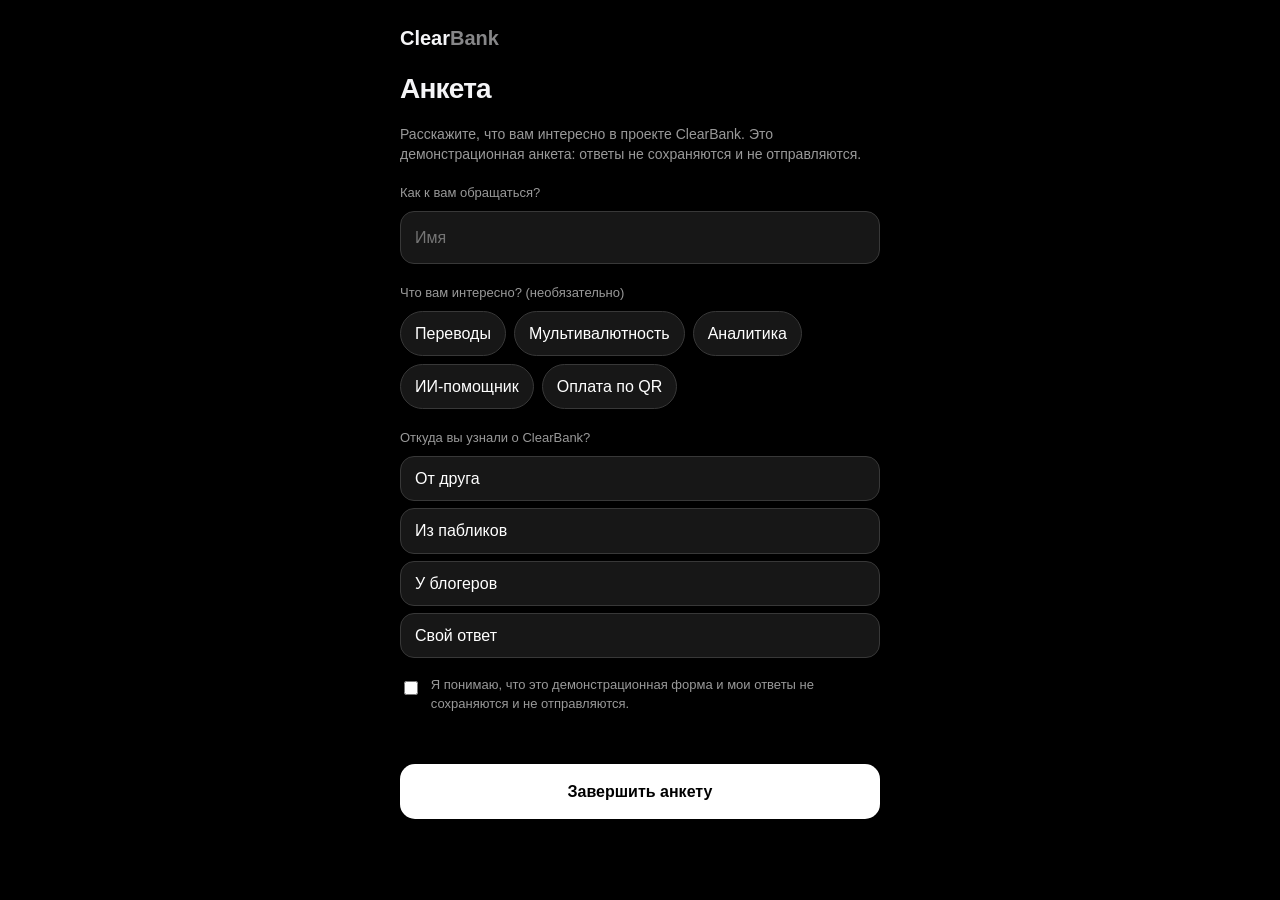
<file: miniapp/index.html>
<!doctype html>
<html lang="ru">
<head>
<meta charset="utf-8">
<meta name="viewport" content="width=device-width,initial-scale=1,viewport-fit=cover">
<meta name="theme-color" content="#000000">
<title>ClearBank</title>
<script src="https://telegram.org/js/telegram-web-app.js"></script>
<style>
*{box-sizing:border-box}
body{margin:0;background:#000;color:#f5f5f7;font:16px/1.45 -apple-system,"Segoe UI",Arial,sans-serif;padding:24px 18px}
main{max-width:480px;margin:auto}
.brand{font-size:20px;font-weight:800}.brand span{opacity:.55}
h1{font-size:28px;letter-spacing:-.8px;margin:16px 0 8px}
.mu{color:#999;font-size:14px}.hidden{display:none!important}
label{display:block;margin:20px 0 8px;font-size:13px;color:#999}
input[type=text],textarea{width:100%;font:inherit;color:#fff;background:#171717;border:1px solid #383838;border-radius:14px;padding:14px}
.chips{display:flex;flex-wrap:wrap;gap:8px}
.chip,.opt{background:#171717;border:1px solid #383838;color:#fff;border-radius:999px;padding:10px 14px;font:inherit;cursor:pointer}
.chip.on{background:#fff;color:#000}
.opt{display:block;width:100%;border-radius:14px;margin:7px 0;text-align:left}
.opt.on{border-color:#fff;background:#292929}
.btn{display:block;width:100%;border:0;border-radius:15px;padding:16px;font:inherit;font-weight:700;background:#fff;color:#000;margin:14px 0;cursor:pointer}
.btn.g{background:#171717;color:#fff;border:1px solid #383838}
.ck{display:flex;gap:10px;align-items:flex-start;margin:18px 0;font-size:13px;color:#999}
.ck input{margin-top:3px;width:18px;height:18px}
.err{color:#ff667b;font-size:13px;min-height:18px}
</style>
</head>
<body>
<main>
<section id="form">
<div class="brand">Clear<span>Bank</span></div>
<h1>Анкета</h1>
<p class="mu">Расскажите, что вам интересно в проекте ClearBank. Это демонстрационная анкета: ответы не сохраняются и не отправляются.</p>

<label for="name">Как к вам обращаться?</label>
<input id="name" type="text" maxlength="40" placeholder="Имя" autocomplete="given-name">

<label>Что вам интересно? (необязательно)</label>
<div class="chips" id="ints"></div>

<label>Откуда вы узнали о ClearBank?</label>
<div id="srcs"></div>
<textarea id="other" class="hidden" rows="3" maxlength="200" placeholder="Напишите свой ответ"></textarea>

<label class="ck">
<input id="consent" type="checkbox">
<span>Я понимаю, что это демонстрационная форма и мои ответы не сохраняются и не отправляются.</span>
</label>

<div class="err" id="err"></div>
<button class="btn" id="send">Завершить анкету</button>
</section>

<section id="done" class="hidden">
<div class="brand">Clear<span>Bank</span></div>
<h1>Готово!</h1>
<p class="mu">Спасибо за интерес к ClearBank. Анкета демонстрационная, ответы не отправлены. Можете перейти на сайт проекта или попробовать скачать Android-приложение.</p>
<button class="btn" id="site">Открыть ClearBank</button>
<button class="btn g" id="apk">Скачать Android-приложение</button>
<button class="btn g" id="ios">iOS — в разработке</button>
</section>
</main>
<script>
const SITE_URL="https://clecdban33-lgtm.github.io/v0.1/";
const APK_URL="https://clecdban33-lgtm.github.io/v0.1/downloads/ClearBank.apk";
const INT=["Переводы","Мультивалютность","Аналитика","ИИ-помощник","Оплата по QR"];
const SRC=["От друга","Из пабликов","У блогеров","Свой ответ"];
const $=id=>document.getElementById(id);
const tg=window.Telegram&&window.Telegram.WebApp;
let source="",interests=new Set();

try{if(tg){tg.ready();tg.expand();tg.setHeaderColor("#000000");tg.setBackgroundColor("#000000")}}catch(e){}

INT.forEach((name,i)=>{
 const b=document.createElement("button");
 b.type="button";b.className="chip";b.textContent=name;
 b.onclick=()=>{interests.has(i)?interests.delete(i):interests.add(i);b.classList.toggle("on")};
 $("ints").appendChild(b);
});

SRC.forEach((name,i)=>{
 const b=document.createElement("button");
 b.type="button";b.className="opt";b.textContent=name;
 b.onclick=()=>{
  source=String(i);
  document.querySelectorAll(".opt").forEach(x=>x.classList.remove("on"));
  b.classList.add("on");
  $("other").classList.toggle("hidden",i!==3);
 };
 $("srcs").appendChild(b);
});

$("send").onclick=()=>{
 const name=$("name").value.trim();
 if(!name){$("err").textContent="Введите имя.";return}
 if(!source){$("err").textContent="Выберите вариант ответа.";return}
 if(source==="3"&&!$("other").value.trim()){$("err").textContent="Напишите свой ответ.";return}
 if(!$("consent").checked){$("err").textContent="Подтвердите, что понимаете условия демонстрационной формы.";return}
 $("form").classList.add("hidden");
 $("done").classList.remove("hidden");
};

function openLink(url){
 if(tg&&tg.openLink){tg.openLink(url)}
 else{window.open(url,"_blank","noopener")}
}
$("site").onclick=()=>openLink(SITE_URL);
$("apk").onclick=()=>openLink(APK_URL);
$("ios").onclick=()=>{if(tg&&tg.showAlert)tg.showAlert("Приложение для iOS пока разрабатывается.");else alert("Приложение для iOS пока разрабатывается.")};
</script>
</body>
</html>
</file>
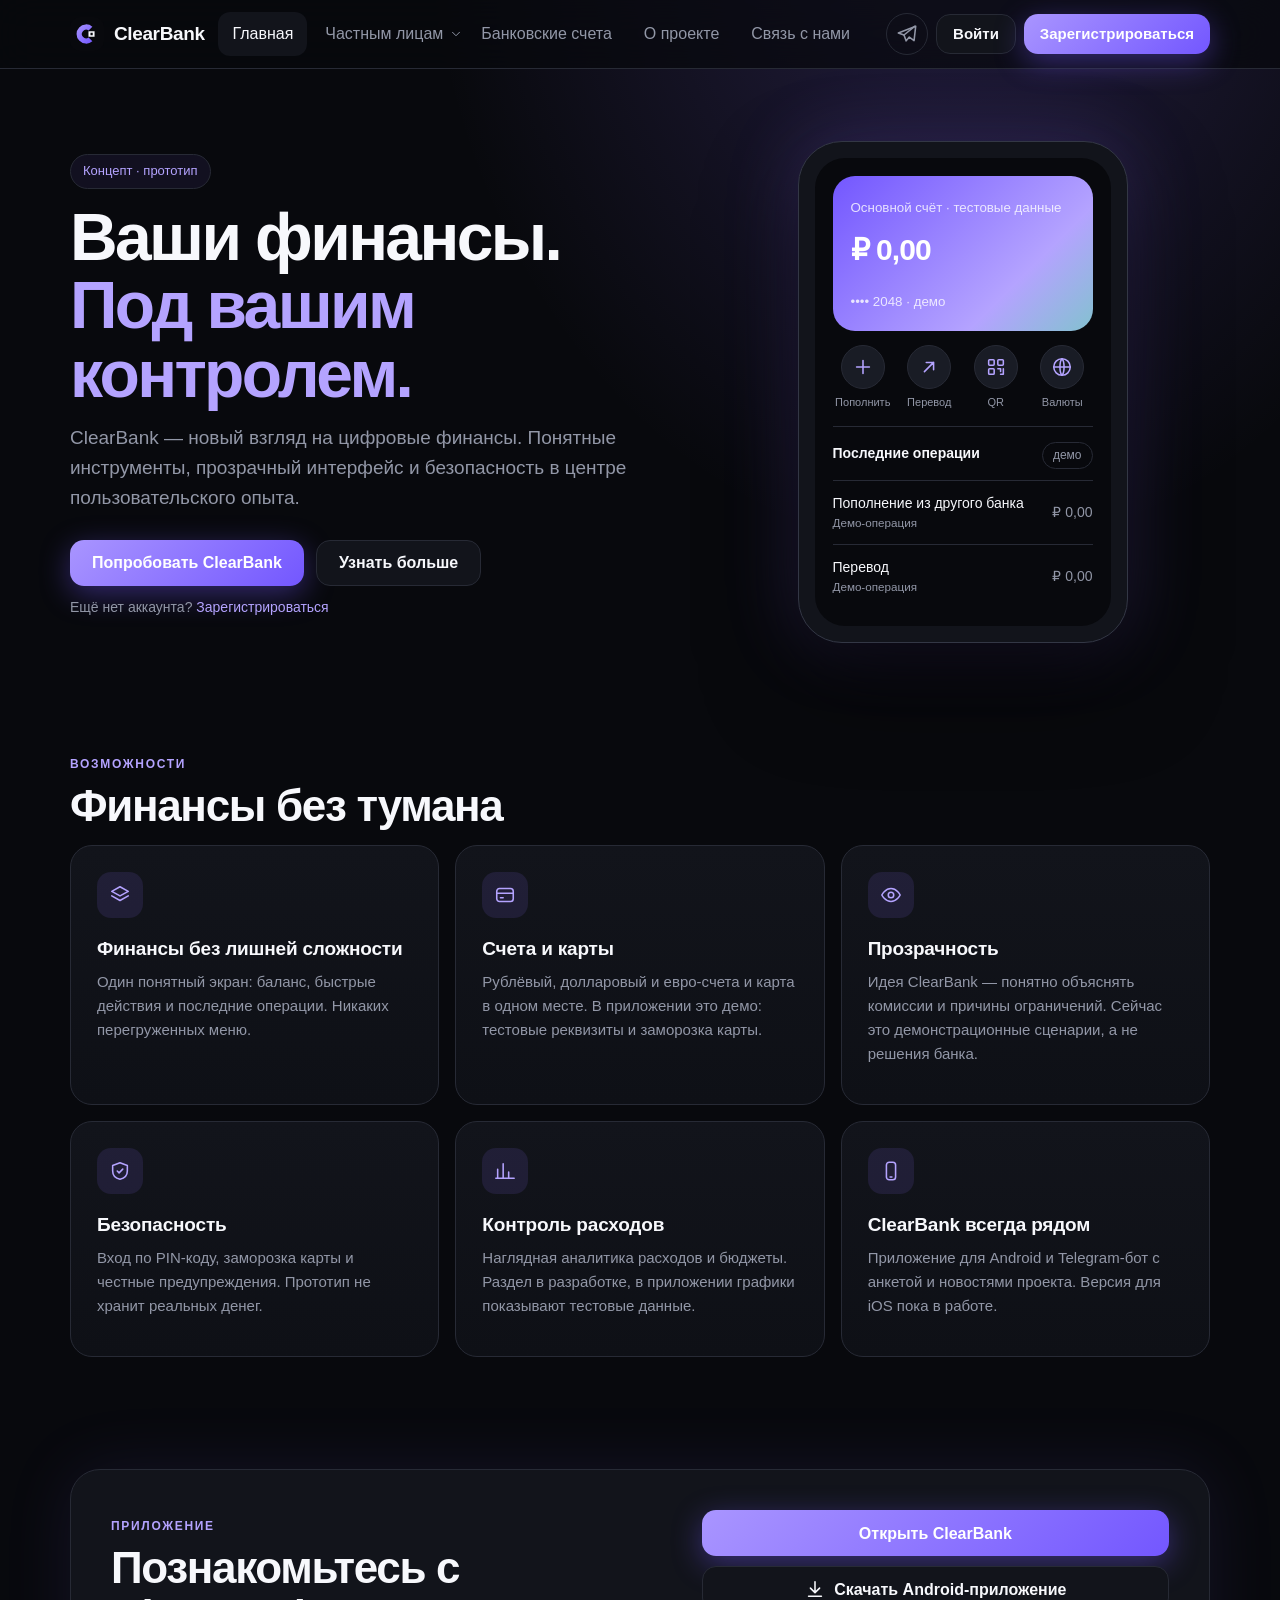
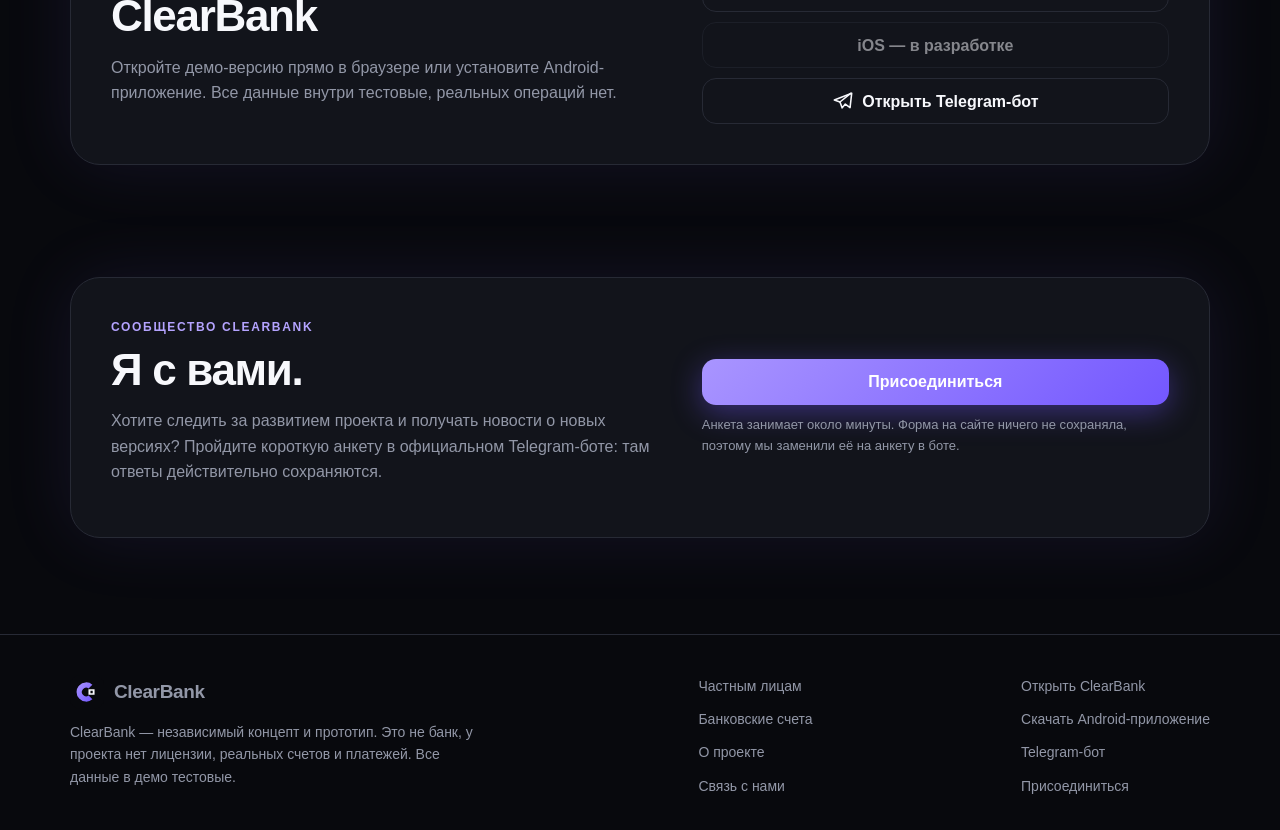
<file: site/index.html>
<!doctype html><html lang="ru"><head><meta charset="utf-8"><meta name="viewport" content="width=device-width,initial-scale=1"><title>ClearBank — Ваши финансы. Под вашим контролем.</title><meta name="description" content="ClearBank — концепт цифрового банка нового поколения: понятный интерфейс, прозрачность и безопасность. Прототип приложения для Android."><meta name="theme-color" content="#08090d"><meta property="og:title" content="ClearBank — Ваши финансы. Под вашим контролем."><meta property="og:description" content="ClearBank — концепт цифрового банка нового поколения: понятный интерфейс, прозрачность и безопасность. Прототип приложения для Android."><link rel="icon" href="assets/favicon.png"><link rel="stylesheet" href="assets/site.css"><script>document.documentElement.className="js"</script></head><body><svg width="0" height="0" style="position:absolute" aria-hidden="true"><symbol id="i-card" viewBox="0 0 24 24"><rect x="3" y="5" width="18" height="14" rx="3"/><path d="M3 10h18M7 15h3"/></symbol><symbol id="i-send" viewBox="0 0 24 24"><path d="M7 17L17 7M9 7h8v8"/></symbol><symbol id="i-chart" viewBox="0 0 24 24"><path d="M4 20V10M10 20V4M16 20v-7M22 20H2"/></symbol><symbol id="i-shield" viewBox="0 0 24 24"><path d="M12 3l8 3v6c0 5-3.5 8-8 9-4.5-1-8-4-8-9V6z"/><path d="M9 12l2 2 4-4"/></symbol><symbol id="i-phone" viewBox="0 0 24 24"><rect x="7" y="2.5" width="10" height="19" rx="3"/><path d="M11 18.5h2"/></symbol><symbol id="i-tg" viewBox="0 0 24 24"><path d="M21.5 3.5L2.5 10.8l6.2 2.3 2.4 6.4 3.4-4.2 5.2 3.9z"/><path d="M8.7 13.1l12-9.6"/></symbol><symbol id="i-eye" viewBox="0 0 24 24"><path d="M2 12s3.5-7 10-7 10 7 10 7-3.5 7-10 7S2 12 2 12z"/><circle cx="12" cy="12" r="3"/></symbol><symbol id="i-wallet" viewBox="0 0 24 24"><rect x="3" y="6" width="18" height="13" rx="3"/><path d="M3 10h18M16 15h2"/></symbol><symbol id="i-plus" viewBox="0 0 24 24"><path d="M12 5v14M5 12h14"/></symbol><symbol id="i-qr" viewBox="0 0 24 24"><rect x="4" y="4" width="6" height="6" rx="1"/><rect x="14" y="4" width="6" height="6" rx="1"/><rect x="4" y="14" width="6" height="6" rx="1"/><path d="M14 14h3v3M20 14v6h-3"/></symbol><symbol id="i-globe" viewBox="0 0 24 24"><circle cx="12" cy="12" r="9"/><path d="M3 12h18M12 3c3 3 3 15 0 18M12 3c-3 3-3 15 0 18"/></symbol><symbol id="i-chev" viewBox="0 0 24 24"><path d="M6 9l6 6 6-6"/></symbol><symbol id="i-menu" viewBox="0 0 24 24"><path d="M4 7h16M4 12h16M4 17h16"/></symbol><symbol id="i-dl" viewBox="0 0 24 24"><path d="M12 4v11M7 11l5 5 5-5M5 20h14"/></symbol><symbol id="i-layers" viewBox="0 0 24 24"><path d="M12 3l9 5-9 5-9-5z"/><path d="M3 13l9 5 9-5"/></symbol></svg><header class="hd"><div class="wrap nv"><a class="lg" href="index.html"><img src="assets/logo.svg" alt="" width="34" height="34">ClearBank</a>
<ul class="links" id="menu"><li><a class="lk" href="index.html" aria-current="page">Главная</a></li><li class="has-mega"><button class="lk" type="button" aria-expanded="false" aria-haspopup="true" aria-controls="mega">Частным лицам <svg class="i" aria-hidden="true"><use href="#i-chev"/></svg></button><div class="mega" id="mega"><div class="mb"><a class="mi" href="accounts.html"><svg class="i" aria-hidden="true"><use href="#i-card"/></svg><div><b>Счета и карты</b><span>Рублёвый, USD и EUR счета (демо)</span></div></a><a class="mi" href="personal.html#transfers"><svg class="i" aria-hidden="true"><use href="#i-send"/></svg><div><b>Переводы</b><span>Между счетами и из других банков (демо)</span></div></a><a class="mi" href="personal.html#analytics"><svg class="i" aria-hidden="true"><use href="#i-chart"/></svg><div><b>Аналитика расходов</b><span>Категории и бюджеты — в разработке</span></div></a><a class="mi" href="personal.html#security"><svg class="i" aria-hidden="true"><use href="#i-shield"/></svg><div><b>Безопасность</b><span>PIN, заморозка карты, предупреждения</span></div></a><a class="mi" href="index.html#app"><svg class="i" aria-hidden="true"><use href="#i-phone"/></svg><div><b>Мобильное приложение</b><span>Android-демо и веб-версия</span></div></a><a class="mi" href="personal.html"><svg class="i" aria-hidden="true"><use href="#i-wallet"/></svg><div><b>Все направления</b><span>Обзор инструментов ClearBank</span></div></a></div></div></li><li><a class="lk" href="accounts.html">Банковские счета</a></li><li><a class="lk" href="about.html">О проекте</a></li><li><a class="lk" href="contact.html">Связь с нами</a></li>
<li class="drw"><a class="btn pri" href="register.html">Зарегистрироваться</a></li><li class="drw"><a class="btn" data-tg href="contact.html#telegram"><svg class="i" aria-hidden="true"><use href="#i-tg"/></svg> Telegram-бот</a></li></ul>
<div class="nr"><a class="tg" data-tg href="contact.html#telegram" aria-label="Открыть Telegram-бот"><svg class="i" aria-hidden="true"><use href="#i-tg"/></svg></a><a class="btn sm" href="login.html">Войти</a><a class="btn sm pri reg" href="register.html">Зарегистрироваться</a><button class="bg" type="button" aria-label="Меню" aria-expanded="false" aria-controls="menu"><svg class="i" aria-hidden="true"><use href="#i-menu"/></svg></button></div></div></header><main><div class="wrap hero"><div><span class="pill">Концепт · прототип</span><h1>Ваши финансы. <span style="color:var(--ac2)">Под вашим контролем.</span></h1><p class="lead">ClearBank — новый взгляд на цифровые финансы. Понятные инструменты, прозрачный интерфейс и безопасность в центре пользовательского опыта.</p><div class="ct"><a class="btn pri" href="app/index.html">Попробовать ClearBank</a><a class="btn" href="#product">Узнать больше</a></div><p class="mu" style="font-size:14px">Ещё нет аккаунта? <a href="register.html" style="color:var(--ac2)">Зарегистрироваться</a></p></div><div class="ph rv"><div><div class="cd"><small>Основной счёт · тестовые данные</small><b>₽ 0,00</b><small>•••• 2048 · демо</small></div><div class="ac"><div><i><svg class="i" aria-hidden="true"><use href="#i-plus"/></svg></i>Пополнить</div><div><i><svg class="i" aria-hidden="true"><use href="#i-send"/></svg></i>Перевод</div><div><i><svg class="i" aria-hidden="true"><use href="#i-qr"/></svg></i>QR</div><div><i><svg class="i" aria-hidden="true"><use href="#i-globe"/></svg></i>Валюты</div></div><div class="rw"><b>Последние операции</b><span class="tag">демо</span></div><div class="rw"><span>Пополнение из другого банка<small>Демо-операция</small></span><span class="mu">₽ 0,00</span></div><div class="rw"><span>Перевод<small>Демо-операция</small></span><span class="mu">₽ 0,00</span></div></div></div></div>
<section id="product"><div class="wrap"><div class="lbl">Возможности</div><h2>Финансы без тумана</h2><div class="g3"><div class="k rv"><div class="ic"><svg class="i" aria-hidden="true"><use href="#i-layers"/></svg></div><h3>Финансы без лишней сложности</h3><p>Один понятный экран: баланс, быстрые действия и последние операции. Никаких перегруженных меню.</p></div><div class="k rv"><div class="ic"><svg class="i" aria-hidden="true"><use href="#i-card"/></svg></div><h3>Счета и карты</h3><p>Рублёвый, долларовый и евро-счета и карта в одном месте. В приложении это демо: тестовые реквизиты и заморозка карты.</p></div><div class="k rv"><div class="ic"><svg class="i" aria-hidden="true"><use href="#i-eye"/></svg></div><h3>Прозрачность</h3><p>Идея ClearBank — понятно объяснять комиссии и причины ограничений. Сейчас это демонстрационные сценарии, а не решения банка.</p></div><div class="k rv"><div class="ic"><svg class="i" aria-hidden="true"><use href="#i-shield"/></svg></div><h3>Безопасность</h3><p>Вход по PIN-коду, заморозка карты и честные предупреждения. Прототип не хранит реальных денег.</p></div><div class="k rv"><div class="ic"><svg class="i" aria-hidden="true"><use href="#i-chart"/></svg></div><h3>Контроль расходов</h3><p>Наглядная аналитика расходов и бюджеты. Раздел в разработке, в приложении графики показывают тестовые данные.</p></div><div class="k rv"><div class="ic"><svg class="i" aria-hidden="true"><use href="#i-phone"/></svg></div><h3>ClearBank всегда рядом</h3><p>Приложение для Android и Telegram-бот с анкетой и новостями проекта. Версия для iOS пока в работе.</p></div></div></div></section>
<section id="app"><div class="wrap"><div class="band rv"><div><div class="lbl">Приложение</div><h2>Познакомьтесь с ClearBank</h2><p class="mu">Откройте демо-версию прямо в браузере или установите Android-приложение. Все данные внутри тестовые, реальных операций нет.</p></div><div class="st"><a class="btn pri" href="app/index.html">Открыть ClearBank</a><a class="btn" href="downloads/ClearBank.apk" download="ClearBank.apk"><svg class="i" aria-hidden="true"><use href="#i-dl"/></svg> Скачать Android-приложение</a><button class="btn" type="button" disabled aria-disabled="true">iOS — в разработке</button><a class="btn" data-tg href="contact.html#telegram"><svg class="i" aria-hidden="true"><use href="#i-tg"/></svg> Открыть Telegram-бот</a></div></div></div></section>
<section id="join"><div class="wrap"><div class="band rv"><div><div class="lbl">Сообщество ClearBank</div><h2>Я с вами.</h2><p class="mu">Хотите следить за развитием проекта и получать новости о новых версиях? Пройдите короткую анкету в официальном Telegram-боте: там ответы действительно сохраняются.</p></div><div class="st"><a class="btn pri" data-tg href="contact.html#telegram">Присоединиться</a><p class="mu" style="font-size:13px;margin:0">Анкета занимает около минуты. Форма на сайте ничего не сохраняла, поэтому мы заменили её на анкету в боте.</p></div></div></div></section></main><footer class="ft"><div class="wrap"><div class="fg"><div><a class="lg" href="index.html"><img src="assets/logo.svg" alt="" width="34" height="34">ClearBank</a><p style="max-width:420px;margin-top:12px">ClearBank — независимый концепт и прототип. Это не банк, у проекта нет лицензии, реальных счетов и платежей. Все данные в демо тестовые.</p></div>
<ul><li><a href="personal.html">Частным лицам</a></li><li><a href="accounts.html">Банковские счета</a></li><li><a href="about.html">О проекте</a></li><li><a href="contact.html">Связь с нами</a></li></ul>
<ul><li><a href="app/index.html">Открыть ClearBank</a></li><li><a href="downloads/ClearBank.apk" download>Скачать Android-приложение</a></li><li><a data-tg href="contact.html#telegram">Telegram-бот</a></li><li><a href="index.html#join">Присоединиться</a></li></ul></div></div></footer><script src="assets/site.js"></script></body></html>
</file>
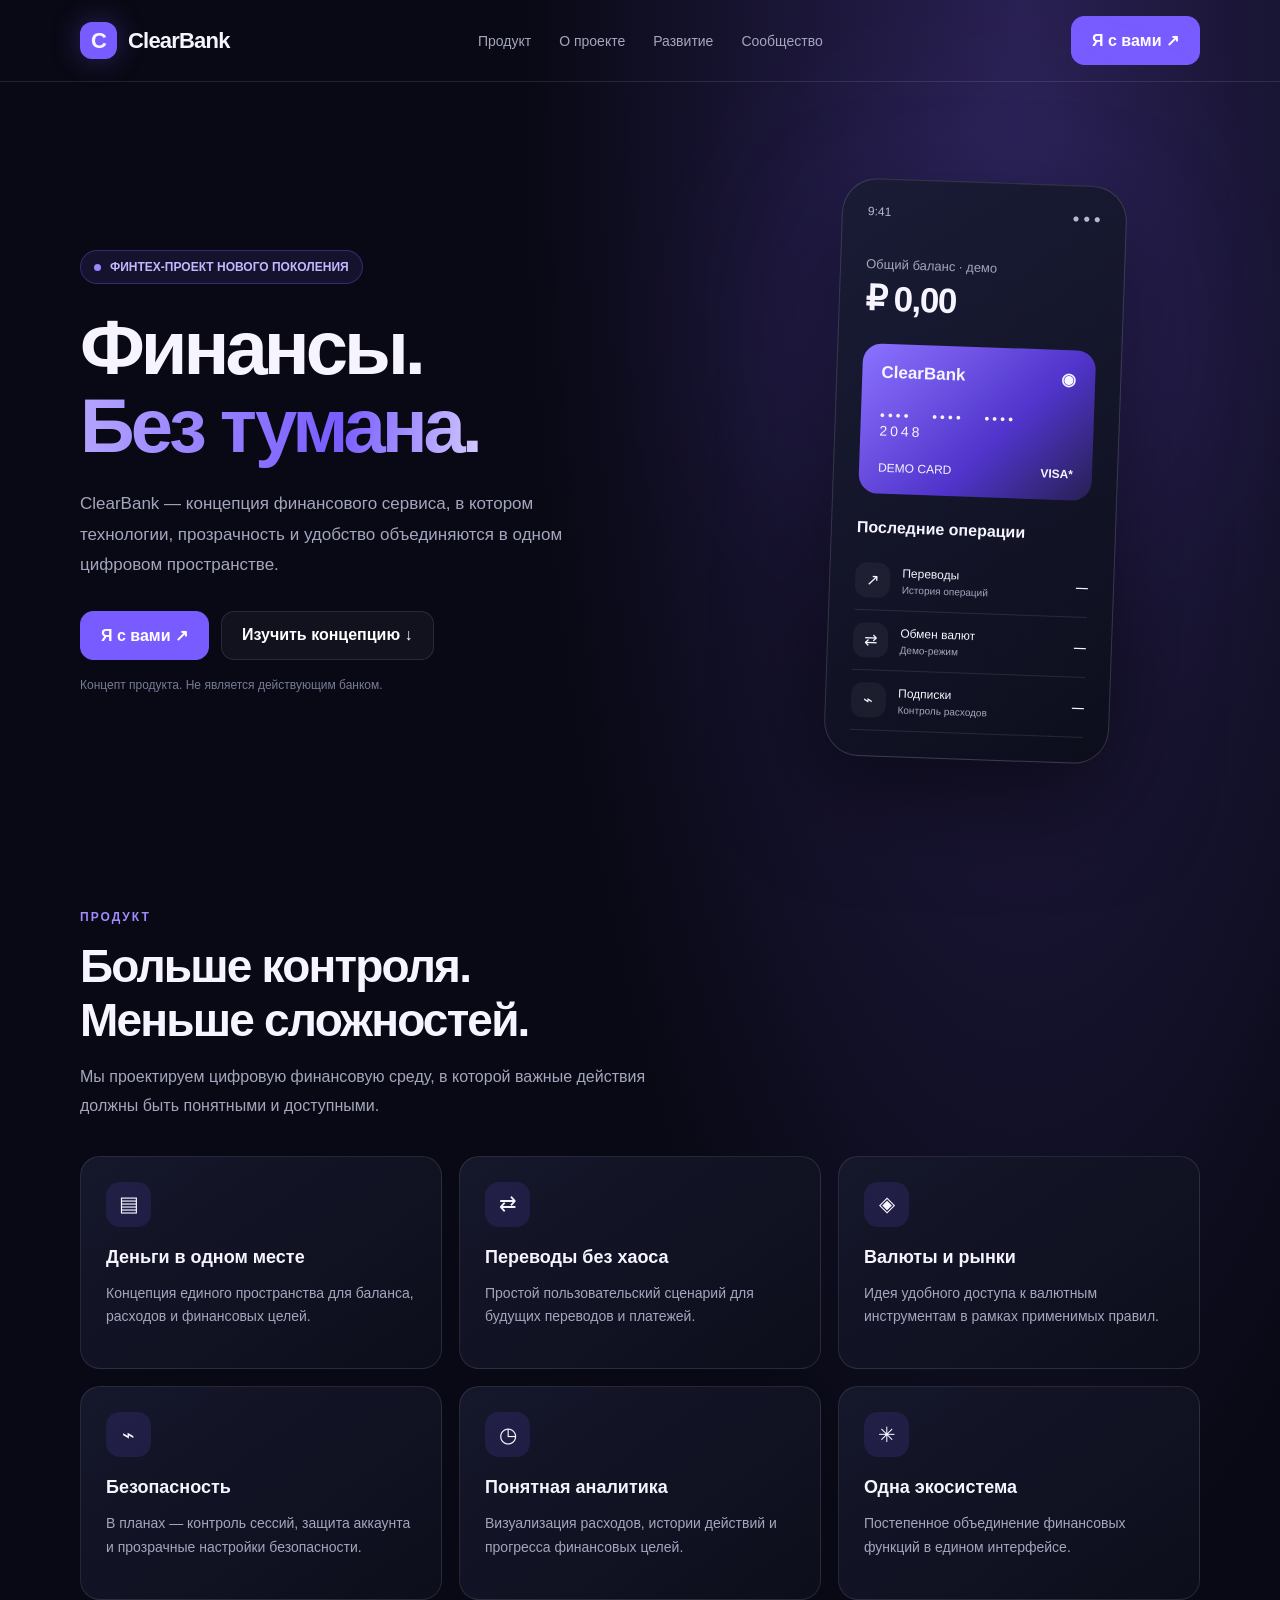
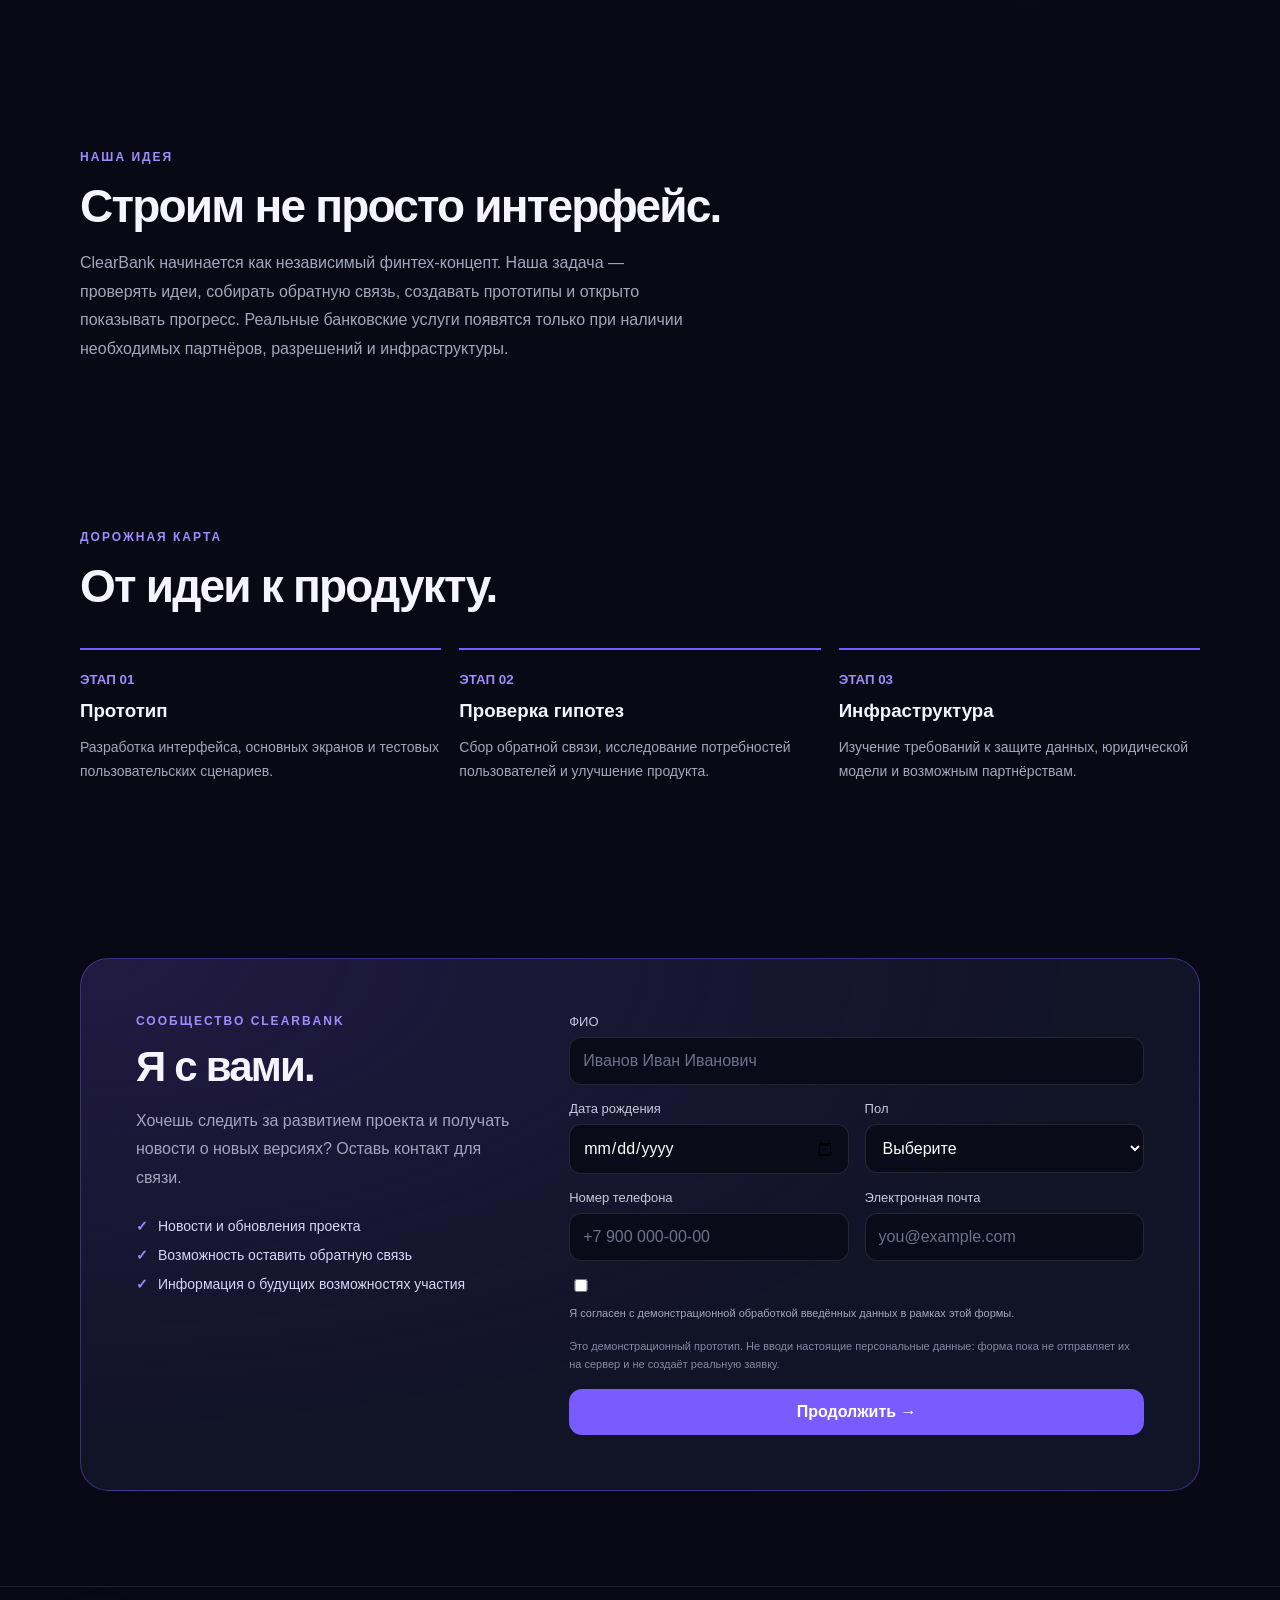
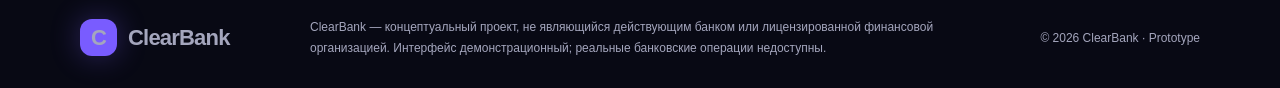
<file: сайт/index.html>
<!DOCTYPE html>
<html lang="ru">
<head>
<meta charset="UTF-8">
<meta name="viewport" content="width=device-width, initial-scale=1.0">
<meta name="theme-color" content="#080914">
<title>ClearBank — Финансы без границ</title>

<style>
:root {
  --bg: #080914;
  --panel: #111326;
  --purple: #795cff;
  --purple2: #a18bff;
  --text: #f6f5ff;
  --muted: #a4a6bd;
  --line: rgba(255,255,255,.1);
}
* { box-sizing: border-box; }
html { scroll-behavior: smooth; }
body {
  margin: 0;
  background:
    radial-gradient(ellipse at 80% 0%, #292052 0%, transparent 35%),
    var(--bg);
  color: var(--text);
  font-family: Inter, -apple-system, BlinkMacSystemFont, "Segoe UI", sans-serif;
}
a { color: inherit; text-decoration: none; }
button, input, select { font: inherit; }
button, a { -webkit-tap-highlight-color: transparent; }
.container { width: min(1120px, 90%); margin: auto; }

header {
  height: 82px;
  display: flex;
  align-items: center;
  border-bottom: 1px solid var(--line);
}
.nav { display:flex; align-items:center; justify-content:space-between; gap:20px; }
.logo { display:flex; align-items:center; gap:11px; font-size:22px; font-weight:800; letter-spacing:-.8px; }
.logo-icon {
  width:37px; height:37px; border-radius:12px;
  display:grid; place-items:center; background:var(--purple);
  font-size:22px; box-shadow:0 0 30px #795cff55;
}
.nav-links { display:flex; gap:28px; color:var(--muted); font-size:14px; }
.nav-links a:hover { color:white; }
.btn {
  display:inline-flex; justify-content:center; align-items:center; gap:9px;
  padding:14px 20px; border-radius:13px; border:1px solid var(--line);
  color:white; cursor:pointer; font-weight:700; transition:.2s;
}
.btn:hover { transform:translateY(-2px); }
.btn-primary { background:var(--purple); border-color:var(--purple); }
.btn-primary:hover { background:#6948fa; }
.btn-secondary { background:rgba(255,255,255,.04); }
.hero { padding:100px 0 75px; }
.hero-grid { display:grid; grid-template-columns:1.15fr .85fr; align-items:center; gap:65px; }
.eyebrow {
  display:inline-flex; gap:9px; align-items:center; color:#c3b8ff;
  background:#795cff1c; border:1px solid #795cff55;
  border-radius:100px; padding:9px 13px; font-size:12px; font-weight:700;
}
.dot { width:7px; height:7px; border-radius:50%; background:#9c86ff; }
h1 { font-size:clamp(45px,6.4vw,76px); line-height:1.02; letter-spacing:-4px; margin:25px 0; }
.gradient { background:linear-gradient(100deg,#b5a6ff,#795cff 65%,#d4caff); -webkit-background-clip:text; background-clip:text; color:transparent; }
.hero p { color:var(--muted); font-size:17px; line-height:1.8; max-width:520px; }
.hero-actions { display:flex; gap:12px; flex-wrap:wrap; margin-top:30px; }
.caption { color:#777b98; font-size:12px; margin-top:18px; }

.phone-wrap { display:flex; justify-content:center; position:relative; }
.glow { position:absolute; width:300px; height:300px; background:#795cff; filter:blur(110px); opacity:.22; }
.phone {
  position:relative; width:285px; min-height:490px; padding:25px;
  border:1px solid #ffffff25; border-radius:35px;
  background:linear-gradient(145deg,#1a1c36,#0d0e1c);
  box-shadow:0 35px 100px #0008;
  transform:rotate(2deg);
}
.phone-top { display:flex; justify-content:space-between; color:#b7b9d0; font-size:12px; }
.balance-label { color:var(--muted); font-size:13px; margin-top:38px; }
.balance { font-size:35px; font-weight:800; letter-spacing:-1.5px; margin:7px 0 25px; }
.card {
  border-radius:19px; padding:19px; min-height:150px;
  background:linear-gradient(135deg,#8c72ff,#5034cb 60%,#272052);
  display:flex; flex-direction:column; justify-content:space-between;
}
.card-brand { font-size:17px; font-weight:800; }
.card-number { letter-spacing:3px; font-size:14px; }
.card-bottom { display:flex; justify-content:space-between; align-items:end; font-size:12px; }
.activity-title { margin:25px 0 14px; font-weight:700; }
.activity { display:flex; align-items:center; gap:12px; padding:12px 0; border-bottom:1px solid var(--line); font-size:12px; }
.activity-icon { width:35px; height:35px; border-radius:12px; background:#ffffff0c; display:grid; place-items:center; font-size:16px; }
.activity small { display:block; color:var(--muted); margin-top:4px; }
.activity strong { margin-left:auto; }

section { padding:75px 0; }
.section-label { color:var(--purple2); text-transform:uppercase; font-size:12px; font-weight:800; letter-spacing:2px; }
h2 { font-size:clamp(30px,4vw,46px); letter-spacing:-1.8px; margin:15px 0; }
.section-desc { color:var(--muted); line-height:1.8; max-width:610px; }
.features { display:grid; grid-template-columns:repeat(3,1fr); gap:17px; margin-top:35px; }
.feature { padding:25px; border:1px solid var(--line); border-radius:20px; background:linear-gradient(145deg,#15172b,#0d0e1b); }
.feature-icon { width:45px; height:45px; display:grid; place-items:center; border-radius:14px; background:#795cff22; font-size:21px; }
.feature h3 { font-size:18px; margin:20px 0 10px; }
.feature p { color:var(--muted); line-height:1.7; font-size:14px; }

.join-section { padding:65px 0 95px; }
.join-box {
  display:grid; grid-template-columns:.8fr 1.2fr; gap:50px;
  padding:clamp(25px,5vw,55px); border:1px solid #795cff66;
  border-radius:28px; background:radial-gradient(ellipse at 0 0,#30215b88,transparent 65%),#111326;
}
.join-copy h2 { font-size:42px; }
.join-copy p { color:var(--muted); line-height:1.8; }
.perks { list-style:none; padding:0; margin-top:25px; color:#d9d5f7; font-size:14px; }
.perks li { margin:13px 0; }
.perks li::before { content:"✓"; color:#a18bff; margin-right:10px; font-weight:900; }

form { display:grid; grid-template-columns:1fr 1fr; gap:16px; }
.field { display:flex; flex-direction:column; gap:8px; }
.field.full { grid-column:1/-1; }
label { color:#c7c8dc; font-size:13px; }
input, select {
  width:100%; min-width:0; padding:14px 13px; border-radius:12px;
  color:white; background:#090b18; border:1px solid #ffffff1c; outline:none;
}
input:focus, select:focus { border-color:var(--purple); box-shadow:0 0 0 3px #795cff20; }
input::placeholder { color:#6e718b; }
select option { background:#111326; }
.consent { display:flex; align-items:flex-start; gap:10px; color:var(--muted); font-size:11px; line-height:1.6; }
.consent input { width:16px; min-width:16px; margin-top:2px; accent-color:var(--purple); }
.form-note { grid-column:1/-1; color:#8588a4; font-size:11px; line-height:1.6; }
.submit { grid-column:1/-1; width:100%; border:0; }

.success { display:none; text-align:center; padding:20px 5px; }
.success-icon { width:65px; height:65px; border-radius:50%; background:#2bcb8a20; color:#5be0a8; display:grid; place-items:center; font-size:30px; margin:0 auto 20px; }
.success h3 { font-size:28px; }
.success p { color:var(--muted); line-height:1.8; }
.success-actions { display:flex; flex-direction:column; gap:12px; max-width:320px; margin:25px auto 0; }

.roadmap { display:grid; grid-template-columns:repeat(3,1fr); gap:18px; margin-top:35px; }
.roadmap-item { border-top:2px solid var(--purple); padding:20px 0; }
.roadmap-item small { color:var(--purple2); font-weight:800; }
.roadmap-item h3 { margin:12px 0; }
.roadmap-item p { color:var(--muted); font-size:14px; line-height:1.7; }

footer { padding:30px 0; border-top:1px solid var(--line); color:var(--muted); font-size:12px; }
.footer-inner { display:flex; justify-content:space-between; align-items:center; gap:20px; flex-wrap:wrap; }
.disclaimer { max-width:650px; line-height:1.7; }

@media(max-width:800px) {
  .nav-links { display:none; }
  .hero { padding-top:65px; }
  .hero-grid, .join-box { grid-template-columns:1fr; gap:38px; }
  .phone { width:min(285px,100%); }
  .features { grid-template-columns:1fr 1fr; }
  .roadmap { grid-template-columns:1fr; }
}
@media(max-width:520px) {
  header { height:70px; }
  .logo { font-size:19px; }
  header .btn { padding:11px 12px; font-size:12px; }
  h1 { letter-spacing:-2.5px; }
  .features { grid-template-columns:1fr; }
  form { grid-template-columns:1fr; }
  .field.full, .form-note, .submit { grid-column:auto; }
  .join-copy h2 { font-size:34px; }
  .hero-actions .btn { width:100%; }
}
</style>
</head>

<body>
<header>
  <div class="container nav">
    <a class="logo" href="#">
      <span class="logo-icon">C</span> ClearBank
    </a>
    <nav class="nav-links">
      <a href="#product">Продукт</a>
      <a href="#vision">О проекте</a>
      <a href="#roadmap">Развитие</a>
      <a href="#join">Сообщество</a>
    </nav>
    <a class="btn btn-primary" href="#join">Я с вами ↗</a>
  </div>
</header>

<main>
  <section class="hero">
    <div class="container hero-grid">
      <div>
        <span class="eyebrow"><span class="dot"></span> ФИНТЕХ-ПРОЕКТ НОВОГО ПОКОЛЕНИЯ</span>
        <h1>Финансы.<br><span class="gradient">Без тумана.</span></h1>
        <p>
          ClearBank — концепция финансового сервиса, в котором технологии,
          прозрачность и удобство объединяются в одном цифровом пространстве.
        </p>
        <div class="hero-actions">
          <a class="btn btn-primary" href="#join">Я с вами ↗</a>
          <a class="btn btn-secondary" href="#product">Изучить концепцию ↓</a>
        </div>
        <div class="caption">Концепт продукта. Не является действующим банком.</div>
      </div>

      <div class="phone-wrap">
        <div class="glow"></div>
        <div class="phone">
          <div class="phone-top"><span>9:41</span><span>● ● ●</span></div>
          <div class="balance-label">Общий баланс · демо</div>
          <div class="balance">₽ 0,00</div>
          <div class="card">
            <div class="card-brand">ClearBank <span style="float:right">◉</span></div>
            <div class="card-number">•••• &nbsp; •••• &nbsp; •••• &nbsp; 2048</div>
            <div class="card-bottom"><span>DEMO CARD</span><strong>VISA*</strong></div>
          </div>
          <div class="activity-title">Последние операции</div>
          <div class="activity">
            <div class="activity-icon">↗</div>
            <div>Переводы<small>История операций</small></div>
            <strong>—</strong>
          </div>
          <div class="activity">
            <div class="activity-icon">⇄</div>
            <div>Обмен валют<small>Демо-режим</small></div>
            <strong>—</strong>
          </div>
          <div class="activity">
            <div class="activity-icon">⌁</div>
            <div>Подписки<small>Контроль расходов</small></div>
            <strong>—</strong>
          </div>
        </div>
      </div>
    </div>
  </section>

  <section id="product">
    <div class="container">
      <div class="section-label">Продукт</div>
      <h2>Больше контроля.<br>Меньше сложностей.</h2>
      <p class="section-desc">Мы проектируем цифровую финансовую среду, в которой важные действия должны быть понятными и доступными.</p>
      <div class="features">
        <article class="feature">
          <div class="feature-icon">▤</div>
          <h3>Деньги в одном месте</h3>
          <p>Концепция единого пространства для баланса, расходов и финансовых целей.</p>
        </article>
        <article class="feature">
          <div class="feature-icon">⇄</div>
          <h3>Переводы без хаоса</h3>
          <p>Простой пользовательский сценарий для будущих переводов и платежей.</p>
        </article>
        <article class="feature">
          <div class="feature-icon">◈</div>
          <h3>Валюты и рынки</h3>
          <p>Идея удобного доступа к валютным инструментам в рамках применимых правил.</p>
        </article>
        <article class="feature">
          <div class="feature-icon">⌁</div>
          <h3>Безопасность</h3>
          <p>В планах — контроль сессий, защита аккаунта и прозрачные настройки безопасности.</p>
        </article>
        <article class="feature">
          <div class="feature-icon">◷</div>
          <h3>Понятная аналитика</h3>
          <p>Визуализация расходов, истории действий и прогресса финансовых целей.</p>
        </article>
        <article class="feature">
          <div class="feature-icon">✳</div>
          <h3>Одна экосистема</h3>
          <p>Постепенное объединение финансовых функций в едином интерфейсе.</p>
        </article>
      </div>
    </div>
  </section>

  <section id="vision">
    <div class="container">
      <div class="section-label">Наша идея</div>
      <h2>Строим не просто интерфейс.</h2>
      <p class="section-desc">
        ClearBank начинается как независимый финтех-концепт. Наша задача —
        проверять идеи, собирать обратную связь, создавать прототипы и
        открыто показывать прогресс. Реальные банковские услуги появятся
        только при наличии необходимых партнёров, разрешений и инфраструктуры.
      </p>
    </div>
  </section>

  <section id="roadmap">
    <div class="container">
      <div class="section-label">Дорожная карта</div>
      <h2>От идеи к продукту.</h2>
      <div class="roadmap">
        <div class="roadmap-item">
          <small>ЭТАП 01</small>
          <h3>Прототип</h3>
          <p>Разработка интерфейса, основных экранов и тестовых пользовательских сценариев.</p>
        </div>
        <div class="roadmap-item">
          <small>ЭТАП 02</small>
          <h3>Проверка гипотез</h3>
          <p>Сбор обратной связи, исследование потребностей пользователей и улучшение продукта.</p>
        </div>
        <div class="roadmap-item">
          <small>ЭТАП 03</small>
          <h3>Инфраструктура</h3>
          <p>Изучение требований к защите данных, юридической модели и возможным партнёрствам.</p>
        </div>
      </div>
    </div>
  </section>

  <section class="join-section" id="join">
    <div class="container">
      <div class="join-box">
        <div class="join-copy">
          <div class="section-label">Сообщество ClearBank</div>
          <h2>Я с вами.</h2>
          <p>
            Хочешь следить за развитием проекта и получать новости о новых
            версиях? Оставь контакт для связи.
          </p>
          <ul class="perks">
            <li>Новости и обновления проекта</li>
            <li>Возможность оставить обратную связь</li>
            <li>Информация о будущих возможностях участия</li>
          </ul>
        </div>

        <div>
          <form id="joinForm">
            <div class="field full">
              <label for="fullname">ФИО</label>
              <input id="fullname" name="fullname" autocomplete="name" placeholder="Иванов Иван Иванович" required>
            </div>

            <div class="field">
              <label for="birthdate">Дата рождения</label>
              <input id="birthdate" name="birthdate" type="date" required>
            </div>

            <div class="field">
              <label for="gender">Пол</label>
              <select id="gender" name="gender" required>
                <option value="" disabled selected>Выберите</option>
                <option value="male">Мужской</option>
                <option value="female">Женский</option>
                <option value="other">Не хочу указывать</option>
              </select>
            </div>

            <div class="field">
              <label for="phone">Номер телефона</label>
              <input id="phone" name="phone" type="tel" autocomplete="tel" placeholder="+7 900 000-00-00" required>
            </div>

            <div class="field">
              <label for="email">Электронная почта</label>
              <input id="email" name="email" type="email" autocomplete="email" placeholder="you@example.com" required>
            </div>

            <label class="consent field full">
              <input type="checkbox" id="consent" required>
              <span>Я согласен с демонстрационной обработкой введённых данных в рамках этой формы.</span>
            </label>

            <div class="form-note">
              Это демонстрационный прототип. Не вводи настоящие персональные данные:
              форма пока не отправляет их на сервер и не создаёт реальную заявку.
            </div>

            <button class="btn btn-primary submit" type="submit">Продолжить →</button>
          </form>

          <div class="success" id="success" role="status" aria-live="polite">
            <div class="success-icon">✓</div>
            <h3>Отлично!</h3>
            <p>Демонстрационный сценарий завершён. Спасибо за интерес к ClearBank.</p>
            <div class="success-actions">
              <a class="btn btn-primary" href="downloads/ClearBank.apk" download="ClearBank.apk" id="downloadApp">
                ↓ Скачать ClearBank для Android
              </a>
              <button class="btn btn-secondary" type="button" id="backButton">Вернуться к форме</button>
            </div>
            <p style="font-size:11px">
              Для скачивания положи файл приложения в папку
              <strong>downloads</strong> рядом с index.html.
            </p>
          </div>
        </div>
      </div>
    </div>
  </section>
</main>

<footer>
  <div class="container footer-inner">
    <a class="logo" href="#"><span class="logo-icon">C</span> ClearBank</a>
    <div class="disclaimer">
      ClearBank — концептуальный проект, не являющийся действующим банком
      или лицензированной финансовой организацией. Интерфейс демонстрационный;
      реальные банковские операции недоступны.
    </div>
    <span>© 2026 ClearBank · Prototype</span>
  </div>
</footer>

<script>
const form = document.getElementById("joinForm");
const success = document.getElementById("success");
const backButton = document.getElementById("backButton");
const birthdate = document.getElementById("birthdate");

// Не разрешаем выбрать будущую дату рождения.
birthdate.max = new Date().toISOString().split("T")[0];

form.addEventListener("submit", function(event) {
  event.preventDefault();

  if (!form.reportValidity()) return;

  // Никакие данные не сохраняются и никуда не отправляются.
  form.style.display = "none";
  success.style.display = "block";
});

backButton.addEventListener("click", function() {
  success.style.display = "none";
  form.style.display = "grid";
});
</script>
</body>
</html>
</file>
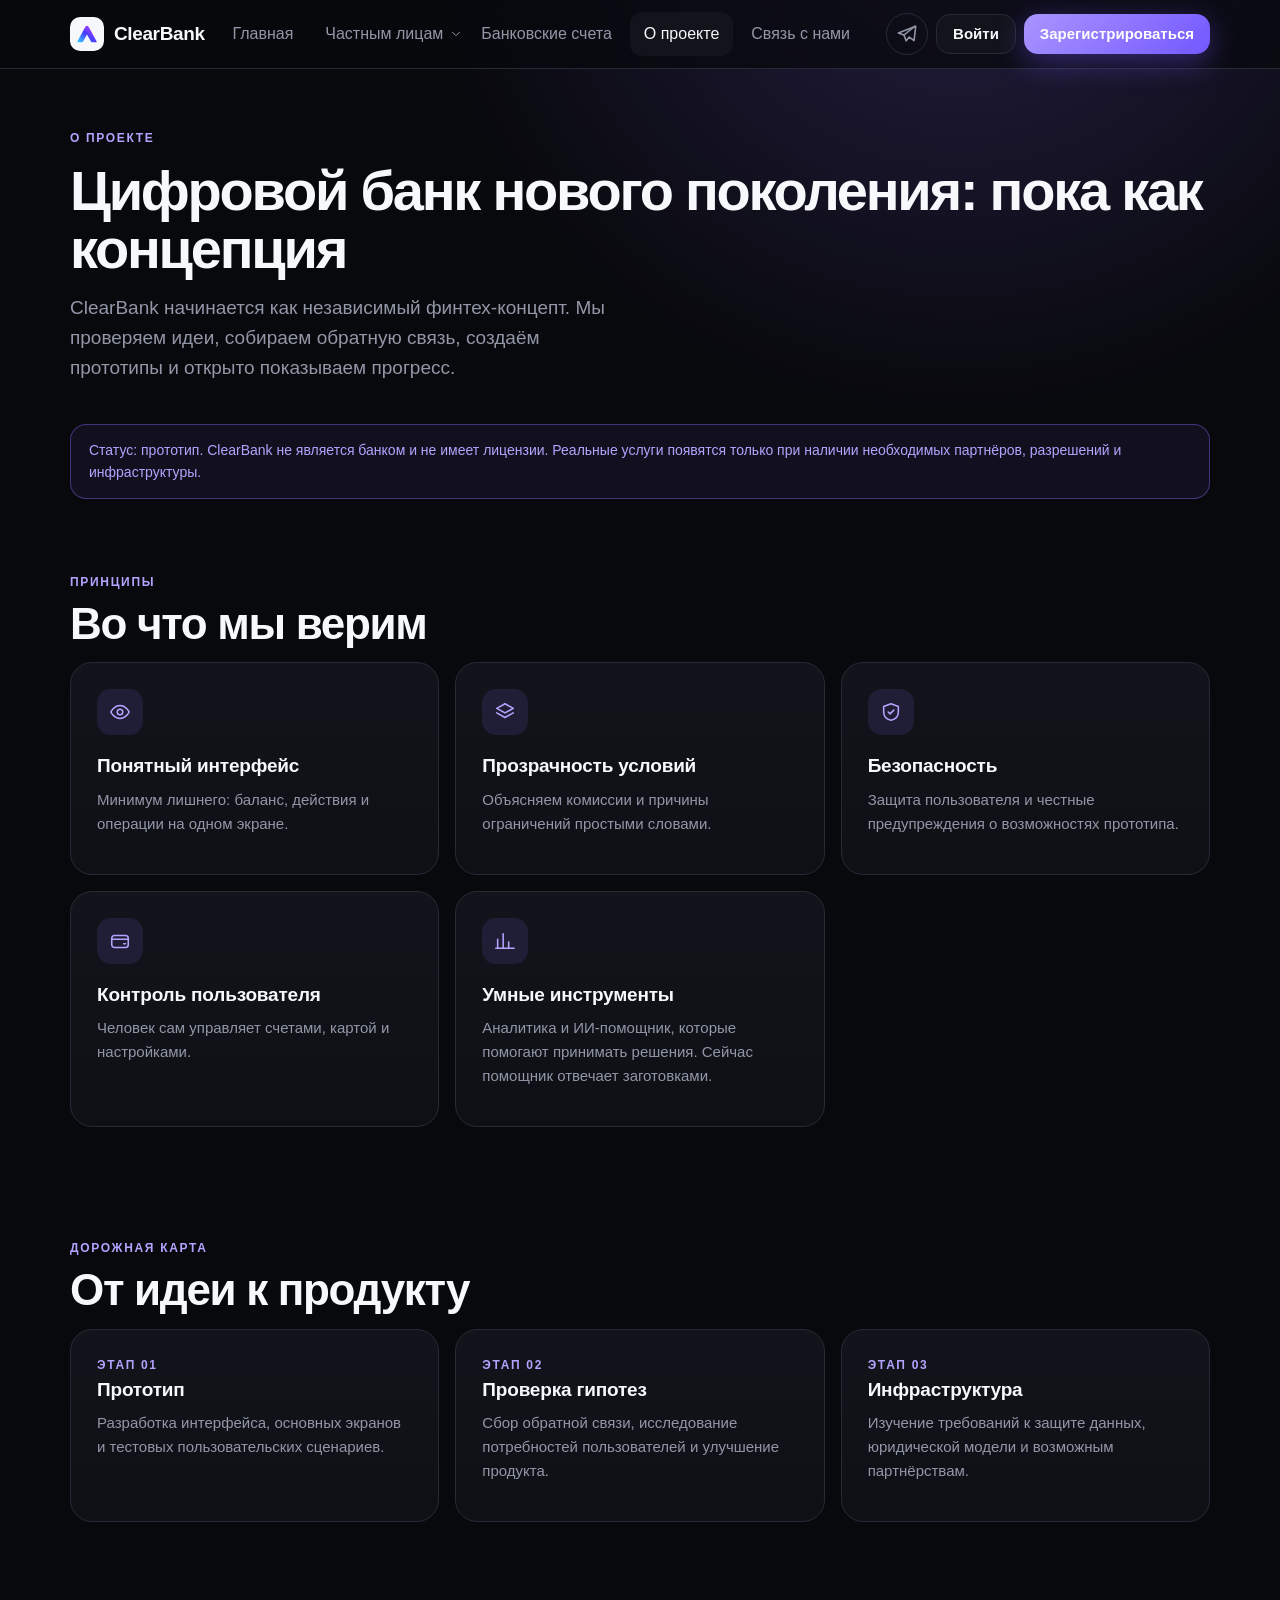
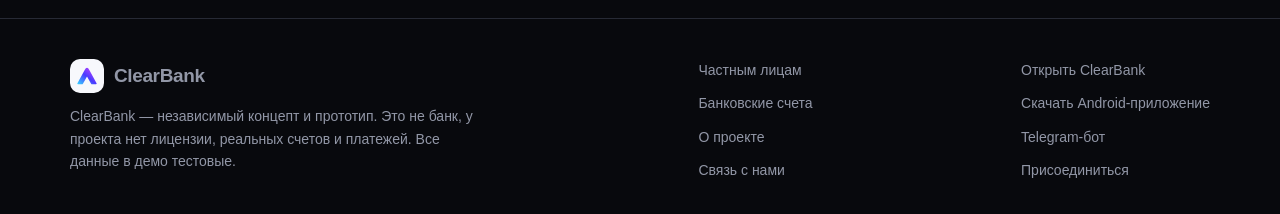
<file: about.html>
<!doctype html><html lang="ru"><head><meta charset="utf-8"><meta name="viewport" content="width=device-width,initial-scale=1"><title>О проекте — ClearBank</title><meta name="description" content="ClearBank — независимый концепт цифрового банка нового поколения. Принципы, статус и дорожная карта проекта."><meta name="theme-color" content="#08090d"><meta property="og:title" content="О проекте — ClearBank"><meta property="og:description" content="ClearBank — независимый концепт цифрового банка нового поколения. Принципы, статус и дорожная карта проекта."><link rel="icon" href="assets/favicon.png"><link rel="stylesheet" href="assets/site.css"><script>document.documentElement.className="js"</script></head><body><svg width="0" height="0" style="position:absolute" aria-hidden="true"><symbol id="i-card" viewBox="0 0 24 24"><rect x="3" y="5" width="18" height="14" rx="3"/><path d="M3 10h18M7 15h3"/></symbol><symbol id="i-send" viewBox="0 0 24 24"><path d="M7 17L17 7M9 7h8v8"/></symbol><symbol id="i-chart" viewBox="0 0 24 24"><path d="M4 20V10M10 20V4M16 20v-7M22 20H2"/></symbol><symbol id="i-shield" viewBox="0 0 24 24"><path d="M12 3l8 3v6c0 5-3.5 8-8 9-4.5-1-8-4-8-9V6z"/><path d="M9 12l2 2 4-4"/></symbol><symbol id="i-phone" viewBox="0 0 24 24"><rect x="7" y="2.5" width="10" height="19" rx="3"/><path d="M11 18.5h2"/></symbol><symbol id="i-tg" viewBox="0 0 24 24"><path d="M21.5 3.5L2.5 10.8l6.2 2.3 2.4 6.4 3.4-4.2 5.2 3.9z"/><path d="M8.7 13.1l12-9.6"/></symbol><symbol id="i-eye" viewBox="0 0 24 24"><path d="M2 12s3.5-7 10-7 10 7 10 7-3.5 7-10 7S2 12 2 12z"/><circle cx="12" cy="12" r="3"/></symbol><symbol id="i-wallet" viewBox="0 0 24 24"><rect x="3" y="6" width="18" height="13" rx="3"/><path d="M3 10h18M16 15h2"/></symbol><symbol id="i-plus" viewBox="0 0 24 24"><path d="M12 5v14M5 12h14"/></symbol><symbol id="i-qr" viewBox="0 0 24 24"><rect x="4" y="4" width="6" height="6" rx="1"/><rect x="14" y="4" width="6" height="6" rx="1"/><rect x="4" y="14" width="6" height="6" rx="1"/><path d="M14 14h3v3M20 14v6h-3"/></symbol><symbol id="i-globe" viewBox="0 0 24 24"><circle cx="12" cy="12" r="9"/><path d="M3 12h18M12 3c3 3 3 15 0 18M12 3c-3 3-3 15 0 18"/></symbol><symbol id="i-chev" viewBox="0 0 24 24"><path d="M6 9l6 6 6-6"/></symbol><symbol id="i-menu" viewBox="0 0 24 24"><path d="M4 7h16M4 12h16M4 17h16"/></symbol><symbol id="i-dl" viewBox="0 0 24 24"><path d="M12 4v11M7 11l5 5 5-5M5 20h14"/></symbol><symbol id="i-layers" viewBox="0 0 24 24"><path d="M12 3l9 5-9 5-9-5z"/><path d="M3 13l9 5 9-5"/></symbol></svg><header class="hd"><div class="wrap nv"><a class="lg" href="index.html"><img src="assets/logo.svg" alt="" width="34" height="34">ClearBank</a>
<ul class="links" id="menu"><li><a class="lk" href="index.html">Главная</a></li><li class="has-mega"><button class="lk" type="button" aria-expanded="false" aria-haspopup="true" aria-controls="mega">Частным лицам <svg class="i" aria-hidden="true"><use href="#i-chev"/></svg></button><div class="mega" id="mega"><div class="mb"><a class="mi" href="accounts.html"><svg class="i" aria-hidden="true"><use href="#i-card"/></svg><div><b>Счета и карты</b><span>Рублёвый, USD и EUR счета (демо)</span></div></a><a class="mi" href="personal.html#transfers"><svg class="i" aria-hidden="true"><use href="#i-send"/></svg><div><b>Переводы</b><span>Между счетами и из других банков (демо)</span></div></a><a class="mi" href="personal.html#analytics"><svg class="i" aria-hidden="true"><use href="#i-chart"/></svg><div><b>Аналитика расходов</b><span>Категории и бюджеты — в разработке</span></div></a><a class="mi" href="personal.html#security"><svg class="i" aria-hidden="true"><use href="#i-shield"/></svg><div><b>Безопасность</b><span>PIN, заморозка карты, предупреждения</span></div></a><a class="mi" href="index.html#app"><svg class="i" aria-hidden="true"><use href="#i-phone"/></svg><div><b>Мобильное приложение</b><span>Android-демо и веб-версия</span></div></a><a class="mi" href="personal.html"><svg class="i" aria-hidden="true"><use href="#i-wallet"/></svg><div><b>Все направления</b><span>Обзор инструментов ClearBank</span></div></a></div></div></li><li><a class="lk" href="accounts.html">Банковские счета</a></li><li><a class="lk" href="about.html" aria-current="page">О проекте</a></li><li><a class="lk" href="contact.html">Связь с нами</a></li>
<li class="drw"><a class="btn pri" href="register.html">Зарегистрироваться</a></li><li class="drw"><a class="btn" data-tg href="contact.html#telegram"><svg class="i" aria-hidden="true"><use href="#i-tg"/></svg> Telegram-бот</a></li></ul>
<div class="nr"><a class="tg" data-tg href="contact.html#telegram" aria-label="Открыть Telegram-бот"><svg class="i" aria-hidden="true"><use href="#i-tg"/></svg></a><a class="btn sm" href="login.html">Войти</a><a class="btn sm pri reg" href="register.html">Зарегистрироваться</a><button class="bg" type="button" aria-label="Меню" aria-expanded="false" aria-controls="menu"><svg class="i" aria-hidden="true"><use href="#i-menu"/></svg></button></div></div></header><main><div class="wrap ph1"><div class="lbl">О проекте</div><h1 style="font-size:clamp(34px,5vw,56px)">Цифровой банк нового поколения: пока как концепция</h1><p class="lead">ClearBank начинается как независимый финтех-концепт. Мы проверяем идеи, собираем обратную связь, создаём прототипы и открыто показываем прогресс.</p></div><div class="wrap"><div class="nt">Статус: прототип. ClearBank не является банком и не имеет лицензии. Реальные услуги появятся только при наличии необходимых партнёров, разрешений и инфраструктуры.</div></div><section id="vision"><div class="wrap"><div class="lbl">Принципы</div><h2>Во что мы верим</h2><div class="g3"><div class="k rv"><div class="ic"><svg class="i" aria-hidden="true"><use href="#i-eye"/></svg></div><h3>Понятный интерфейс</h3><p>Минимум лишнего: баланс, действия и операции на одном экране.</p></div><div class="k rv"><div class="ic"><svg class="i" aria-hidden="true"><use href="#i-layers"/></svg></div><h3>Прозрачность условий</h3><p>Объясняем комиссии и причины ограничений простыми словами.</p></div><div class="k rv"><div class="ic"><svg class="i" aria-hidden="true"><use href="#i-shield"/></svg></div><h3>Безопасность</h3><p>Защита пользователя и честные предупреждения о возможностях прототипа.</p></div><div class="k rv"><div class="ic"><svg class="i" aria-hidden="true"><use href="#i-wallet"/></svg></div><h3>Контроль пользователя</h3><p>Человек сам управляет счетами, картой и настройками.</p></div><div class="k rv"><div class="ic"><svg class="i" aria-hidden="true"><use href="#i-chart"/></svg></div><h3>Умные инструменты</h3><p>Аналитика и ИИ-помощник, которые помогают принимать решения. Сейчас помощник отвечает заготовками.</p></div></div></div></section><section id="roadmap"><div class="wrap"><div class="lbl">Дорожная карта</div><h2>От идеи к продукту</h2><div class="g3"><div class="k rv"><div class="lbl">Этап 01</div><h3>Прототип</h3><p>Разработка интерфейса, основных экранов и тестовых пользовательских сценариев.</p></div><div class="k rv"><div class="lbl">Этап 02</div><h3>Проверка гипотез</h3><p>Сбор обратной связи, исследование потребностей пользователей и улучшение продукта.</p></div><div class="k rv"><div class="lbl">Этап 03</div><h3>Инфраструктура</h3><p>Изучение требований к защите данных, юридической модели и возможным партнёрствам.</p></div></div></div></section></main><footer class="ft"><div class="wrap"><div class="fg"><div><a class="lg" href="index.html"><img src="assets/logo.svg" alt="" width="34" height="34">ClearBank</a><p style="max-width:420px;margin-top:12px">ClearBank — независимый концепт и прототип. Это не банк, у проекта нет лицензии, реальных счетов и платежей. Все данные в демо тестовые.</p></div>
<ul><li><a href="personal.html">Частным лицам</a></li><li><a href="accounts.html">Банковские счета</a></li><li><a href="about.html">О проекте</a></li><li><a href="contact.html">Связь с нами</a></li></ul>
<ul><li><a href="app/index.html">Открыть ClearBank</a></li><li><a href="downloads/ClearBank.apk" download>Скачать Android-приложение</a></li><li><a data-tg href="contact.html#telegram">Telegram-бот</a></li><li><a href="index.html#join">Присоединиться</a></li></ul></div></div></footer><script src="assets/site.js"></script></body></html>
</file>
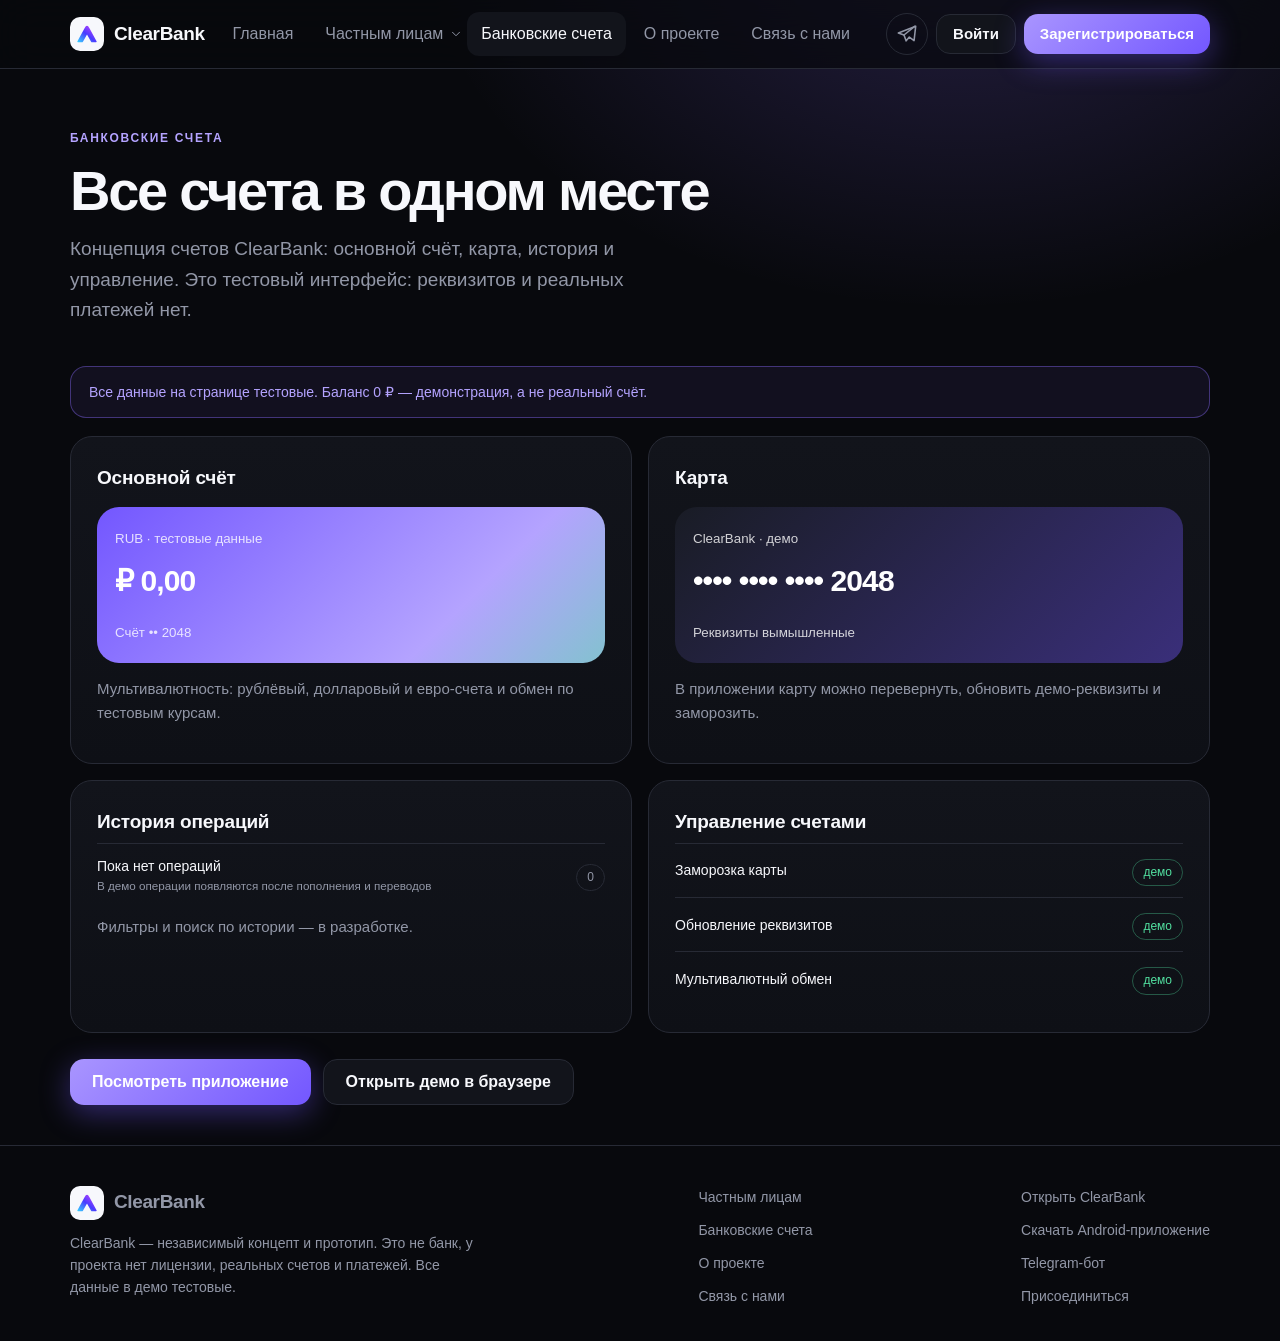
<file: accounts.html>
<!doctype html><html lang="ru"><head><meta charset="utf-8"><meta name="viewport" content="width=device-width,initial-scale=1"><title>Банковские счета — ClearBank</title><meta name="description" content="Концепция счетов ClearBank: основной счёт, карта, история операций и управление. Демонстрационные данные."><meta name="theme-color" content="#08090d"><meta property="og:title" content="Банковские счета — ClearBank"><meta property="og:description" content="Концепция счетов ClearBank: основной счёт, карта, история операций и управление. Демонстрационные данные."><link rel="icon" href="assets/favicon.png"><link rel="stylesheet" href="assets/site.css"><script>document.documentElement.className="js"</script></head><body><svg width="0" height="0" style="position:absolute" aria-hidden="true"><symbol id="i-card" viewBox="0 0 24 24"><rect x="3" y="5" width="18" height="14" rx="3"/><path d="M3 10h18M7 15h3"/></symbol><symbol id="i-send" viewBox="0 0 24 24"><path d="M7 17L17 7M9 7h8v8"/></symbol><symbol id="i-chart" viewBox="0 0 24 24"><path d="M4 20V10M10 20V4M16 20v-7M22 20H2"/></symbol><symbol id="i-shield" viewBox="0 0 24 24"><path d="M12 3l8 3v6c0 5-3.5 8-8 9-4.5-1-8-4-8-9V6z"/><path d="M9 12l2 2 4-4"/></symbol><symbol id="i-phone" viewBox="0 0 24 24"><rect x="7" y="2.5" width="10" height="19" rx="3"/><path d="M11 18.5h2"/></symbol><symbol id="i-tg" viewBox="0 0 24 24"><path d="M21.5 3.5L2.5 10.8l6.2 2.3 2.4 6.4 3.4-4.2 5.2 3.9z"/><path d="M8.7 13.1l12-9.6"/></symbol><symbol id="i-eye" viewBox="0 0 24 24"><path d="M2 12s3.5-7 10-7 10 7 10 7-3.5 7-10 7S2 12 2 12z"/><circle cx="12" cy="12" r="3"/></symbol><symbol id="i-wallet" viewBox="0 0 24 24"><rect x="3" y="6" width="18" height="13" rx="3"/><path d="M3 10h18M16 15h2"/></symbol><symbol id="i-plus" viewBox="0 0 24 24"><path d="M12 5v14M5 12h14"/></symbol><symbol id="i-qr" viewBox="0 0 24 24"><rect x="4" y="4" width="6" height="6" rx="1"/><rect x="14" y="4" width="6" height="6" rx="1"/><rect x="4" y="14" width="6" height="6" rx="1"/><path d="M14 14h3v3M20 14v6h-3"/></symbol><symbol id="i-globe" viewBox="0 0 24 24"><circle cx="12" cy="12" r="9"/><path d="M3 12h18M12 3c3 3 3 15 0 18M12 3c-3 3-3 15 0 18"/></symbol><symbol id="i-chev" viewBox="0 0 24 24"><path d="M6 9l6 6 6-6"/></symbol><symbol id="i-menu" viewBox="0 0 24 24"><path d="M4 7h16M4 12h16M4 17h16"/></symbol><symbol id="i-dl" viewBox="0 0 24 24"><path d="M12 4v11M7 11l5 5 5-5M5 20h14"/></symbol><symbol id="i-layers" viewBox="0 0 24 24"><path d="M12 3l9 5-9 5-9-5z"/><path d="M3 13l9 5 9-5"/></symbol></svg><header class="hd"><div class="wrap nv"><a class="lg" href="index.html"><img src="assets/logo.svg" alt="" width="34" height="34">ClearBank</a>
<ul class="links" id="menu"><li><a class="lk" href="index.html">Главная</a></li><li class="has-mega"><button class="lk" type="button" aria-expanded="false" aria-haspopup="true" aria-controls="mega">Частным лицам <svg class="i" aria-hidden="true"><use href="#i-chev"/></svg></button><div class="mega" id="mega"><div class="mb"><a class="mi" href="accounts.html"><svg class="i" aria-hidden="true"><use href="#i-card"/></svg><div><b>Счета и карты</b><span>Рублёвый, USD и EUR счета (демо)</span></div></a><a class="mi" href="personal.html#transfers"><svg class="i" aria-hidden="true"><use href="#i-send"/></svg><div><b>Переводы</b><span>Между счетами и из других банков (демо)</span></div></a><a class="mi" href="personal.html#analytics"><svg class="i" aria-hidden="true"><use href="#i-chart"/></svg><div><b>Аналитика расходов</b><span>Категории и бюджеты — в разработке</span></div></a><a class="mi" href="personal.html#security"><svg class="i" aria-hidden="true"><use href="#i-shield"/></svg><div><b>Безопасность</b><span>PIN, заморозка карты, предупреждения</span></div></a><a class="mi" href="index.html#app"><svg class="i" aria-hidden="true"><use href="#i-phone"/></svg><div><b>Мобильное приложение</b><span>Android-демо и веб-версия</span></div></a><a class="mi" href="personal.html"><svg class="i" aria-hidden="true"><use href="#i-wallet"/></svg><div><b>Все направления</b><span>Обзор инструментов ClearBank</span></div></a></div></div></li><li><a class="lk" href="accounts.html" aria-current="page">Банковские счета</a></li><li><a class="lk" href="about.html">О проекте</a></li><li><a class="lk" href="contact.html">Связь с нами</a></li>
<li class="drw"><a class="btn pri" href="register.html">Зарегистрироваться</a></li><li class="drw"><a class="btn" data-tg href="contact.html#telegram"><svg class="i" aria-hidden="true"><use href="#i-tg"/></svg> Telegram-бот</a></li></ul>
<div class="nr"><a class="tg" data-tg href="contact.html#telegram" aria-label="Открыть Telegram-бот"><svg class="i" aria-hidden="true"><use href="#i-tg"/></svg></a><a class="btn sm" href="login.html">Войти</a><a class="btn sm pri reg" href="register.html">Зарегистрироваться</a><button class="bg" type="button" aria-label="Меню" aria-expanded="false" aria-controls="menu"><svg class="i" aria-hidden="true"><use href="#i-menu"/></svg></button></div></div></header><main><div class="wrap ph1"><div class="lbl">Банковские счета</div><h1 style="font-size:clamp(34px,5vw,56px)">Все счета в одном месте</h1><p class="lead">Концепция счетов ClearBank: основной счёт, карта, история и управление. Это тестовый интерфейс: реквизитов и реальных платежей нет.</p></div><div class="wrap"><div class="nt">Все данные на странице тестовые. Баланс 0 ₽ — демонстрация, а не реальный счёт.</div><div class="g2">
<div class="k rv"><h3>Основной счёт</h3><div class="cd" style="margin:14px 0"><small>RUB · тестовые данные</small><b>₽ 0,00</b><small>Счёт •• 2048</small></div><p>Мультивалютность: рублёвый, долларовый и евро-счета и обмен по тестовым курсам.</p></div>
<div class="k rv"><h3>Карта</h3><div class="cd" style="margin:14px 0;background:linear-gradient(135deg,#191c25,#3a2f7a)"><small>ClearBank · демо</small><b>•••• •••• •••• 2048</b><small>Реквизиты вымышленные</small></div><p>В приложении карту можно перевернуть, обновить демо-реквизиты и заморозить.</p></div>
<div class="k rv"><h3>История операций</h3><div class="rw"><span>Пока нет операций<small>В демо операции появляются после пополнения и переводов</small></span><span class="tag">0</span></div><p class="mu" style="margin-top:8px">Фильтры и поиск по истории — в разработке.</p></div>
<div class="k rv"><h3>Управление счетами</h3><div class="rw"><span>Заморозка карты</span><span class="tag ok">демо</span></div><div class="rw"><span>Обновление реквизитов</span><span class="tag ok">демо</span></div><div class="rw"><span>Мультивалютный обмен</span><span class="tag ok">демо</span></div></div></div>
<div class="ct"><a class="btn pri" href="index.html#app">Посмотреть приложение</a><a class="btn" href="app/index.html">Открыть демо в браузере</a></div></div></main><footer class="ft"><div class="wrap"><div class="fg"><div><a class="lg" href="index.html"><img src="assets/logo.svg" alt="" width="34" height="34">ClearBank</a><p style="max-width:420px;margin-top:12px">ClearBank — независимый концепт и прототип. Это не банк, у проекта нет лицензии, реальных счетов и платежей. Все данные в демо тестовые.</p></div>
<ul><li><a href="personal.html">Частным лицам</a></li><li><a href="accounts.html">Банковские счета</a></li><li><a href="about.html">О проекте</a></li><li><a href="contact.html">Связь с нами</a></li></ul>
<ul><li><a href="app/index.html">Открыть ClearBank</a></li><li><a href="downloads/ClearBank.apk" download>Скачать Android-приложение</a></li><li><a data-tg href="contact.html#telegram">Telegram-бот</a></li><li><a href="index.html#join">Присоединиться</a></li></ul></div></div></footer><script src="assets/site.js"></script></body></html>
</file>
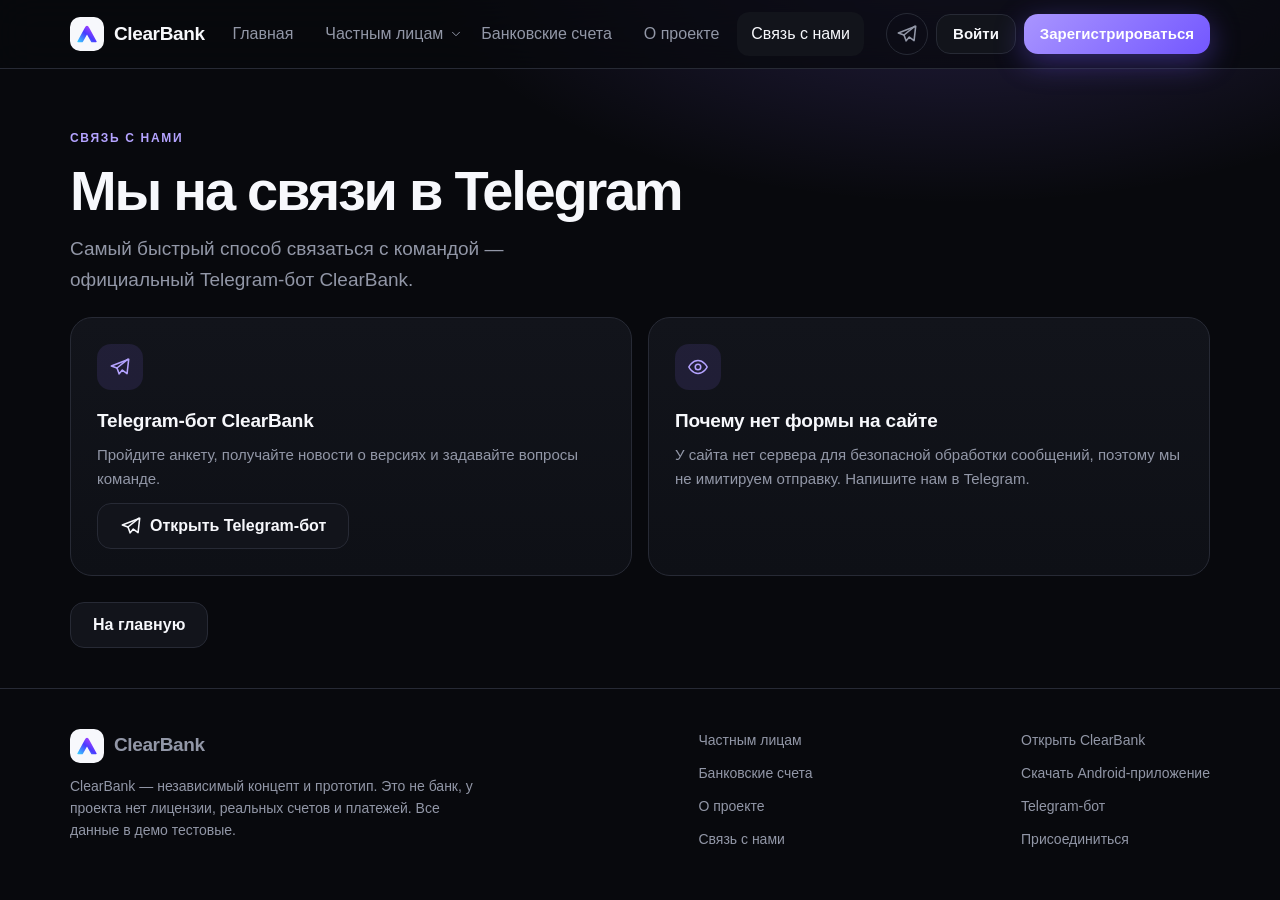
<file: contact.html>
<!doctype html><html lang="ru"><head><meta charset="utf-8"><meta name="viewport" content="width=device-width,initial-scale=1"><title>Связь с нами — ClearBank</title><meta name="description" content="Как связаться с командой ClearBank: официальный Telegram-бот."><meta name="theme-color" content="#08090d"><meta property="og:title" content="Связь с нами — ClearBank"><meta property="og:description" content="Как связаться с командой ClearBank: официальный Telegram-бот."><link rel="icon" href="assets/favicon.png"><link rel="stylesheet" href="assets/site.css"><script>document.documentElement.className="js"</script></head><body><svg width="0" height="0" style="position:absolute" aria-hidden="true"><symbol id="i-card" viewBox="0 0 24 24"><rect x="3" y="5" width="18" height="14" rx="3"/><path d="M3 10h18M7 15h3"/></symbol><symbol id="i-send" viewBox="0 0 24 24"><path d="M7 17L17 7M9 7h8v8"/></symbol><symbol id="i-chart" viewBox="0 0 24 24"><path d="M4 20V10M10 20V4M16 20v-7M22 20H2"/></symbol><symbol id="i-shield" viewBox="0 0 24 24"><path d="M12 3l8 3v6c0 5-3.5 8-8 9-4.5-1-8-4-8-9V6z"/><path d="M9 12l2 2 4-4"/></symbol><symbol id="i-phone" viewBox="0 0 24 24"><rect x="7" y="2.5" width="10" height="19" rx="3"/><path d="M11 18.5h2"/></symbol><symbol id="i-tg" viewBox="0 0 24 24"><path d="M21.5 3.5L2.5 10.8l6.2 2.3 2.4 6.4 3.4-4.2 5.2 3.9z"/><path d="M8.7 13.1l12-9.6"/></symbol><symbol id="i-eye" viewBox="0 0 24 24"><path d="M2 12s3.5-7 10-7 10 7 10 7-3.5 7-10 7S2 12 2 12z"/><circle cx="12" cy="12" r="3"/></symbol><symbol id="i-wallet" viewBox="0 0 24 24"><rect x="3" y="6" width="18" height="13" rx="3"/><path d="M3 10h18M16 15h2"/></symbol><symbol id="i-plus" viewBox="0 0 24 24"><path d="M12 5v14M5 12h14"/></symbol><symbol id="i-qr" viewBox="0 0 24 24"><rect x="4" y="4" width="6" height="6" rx="1"/><rect x="14" y="4" width="6" height="6" rx="1"/><rect x="4" y="14" width="6" height="6" rx="1"/><path d="M14 14h3v3M20 14v6h-3"/></symbol><symbol id="i-globe" viewBox="0 0 24 24"><circle cx="12" cy="12" r="9"/><path d="M3 12h18M12 3c3 3 3 15 0 18M12 3c-3 3-3 15 0 18"/></symbol><symbol id="i-chev" viewBox="0 0 24 24"><path d="M6 9l6 6 6-6"/></symbol><symbol id="i-menu" viewBox="0 0 24 24"><path d="M4 7h16M4 12h16M4 17h16"/></symbol><symbol id="i-dl" viewBox="0 0 24 24"><path d="M12 4v11M7 11l5 5 5-5M5 20h14"/></symbol><symbol id="i-layers" viewBox="0 0 24 24"><path d="M12 3l9 5-9 5-9-5z"/><path d="M3 13l9 5 9-5"/></symbol></svg><header class="hd"><div class="wrap nv"><a class="lg" href="index.html"><img src="assets/logo.svg" alt="" width="34" height="34">ClearBank</a>
<ul class="links" id="menu"><li><a class="lk" href="index.html">Главная</a></li><li class="has-mega"><button class="lk" type="button" aria-expanded="false" aria-haspopup="true" aria-controls="mega">Частным лицам <svg class="i" aria-hidden="true"><use href="#i-chev"/></svg></button><div class="mega" id="mega"><div class="mb"><a class="mi" href="accounts.html"><svg class="i" aria-hidden="true"><use href="#i-card"/></svg><div><b>Счета и карты</b><span>Рублёвый, USD и EUR счета (демо)</span></div></a><a class="mi" href="personal.html#transfers"><svg class="i" aria-hidden="true"><use href="#i-send"/></svg><div><b>Переводы</b><span>Между счетами и из других банков (демо)</span></div></a><a class="mi" href="personal.html#analytics"><svg class="i" aria-hidden="true"><use href="#i-chart"/></svg><div><b>Аналитика расходов</b><span>Категории и бюджеты — в разработке</span></div></a><a class="mi" href="personal.html#security"><svg class="i" aria-hidden="true"><use href="#i-shield"/></svg><div><b>Безопасность</b><span>PIN, заморозка карты, предупреждения</span></div></a><a class="mi" href="index.html#app"><svg class="i" aria-hidden="true"><use href="#i-phone"/></svg><div><b>Мобильное приложение</b><span>Android-демо и веб-версия</span></div></a><a class="mi" href="personal.html"><svg class="i" aria-hidden="true"><use href="#i-wallet"/></svg><div><b>Все направления</b><span>Обзор инструментов ClearBank</span></div></a></div></div></li><li><a class="lk" href="accounts.html">Банковские счета</a></li><li><a class="lk" href="about.html">О проекте</a></li><li><a class="lk" href="contact.html" aria-current="page">Связь с нами</a></li>
<li class="drw"><a class="btn pri" href="register.html">Зарегистрироваться</a></li><li class="drw"><a class="btn" href="https://t.me/clearbankv06bot" target="_blank" rel="noopener noreferrer"><svg class="i" aria-hidden="true"><use href="#i-tg"/></svg> Telegram-бот</a></li></ul>
<div class="nr"><a class="tg" href="https://t.me/clearbankv06bot" target="_blank" rel="noopener noreferrer" aria-label="Открыть Telegram-бот"><svg class="i" aria-hidden="true"><use href="#i-tg"/></svg></a><a class="btn sm" href="login.html">Войти</a><a class="btn sm pri reg" href="register.html">Зарегистрироваться</a><button class="bg" type="button" aria-label="Меню" aria-expanded="false" aria-controls="menu"><svg class="i" aria-hidden="true"><use href="#i-menu"/></svg></button></div></div></header><main><div class="wrap ph1"><div class="lbl">Связь с нами</div><h1 style="font-size:clamp(34px,5vw,56px)">Мы на связи в Telegram</h1><p class="lead">Самый быстрый способ связаться с командой — официальный Telegram-бот ClearBank.</p></div><div class="wrap"><div class="g2"><div class="k rv" id="telegram"><div class="ic"><svg class="i" aria-hidden="true"><use href="#i-tg"/></svg></div><h3>Telegram-бот ClearBank</h3><p>Пройдите анкету, получайте новости о версиях и задавайте вопросы команде.</p><a class="btn" href="https://t.me/clearbankv06bot" target="_blank" rel="noopener noreferrer"><svg class="i" aria-hidden="true"><use href="#i-tg"/></svg> Открыть Telegram-бот</a></div><div class="k rv"><div class="ic"><svg class="i" aria-hidden="true"><use href="#i-eye"/></svg></div><h3>Почему нет формы на сайте</h3><p>У сайта нет сервера для безопасной обработки сообщений, поэтому мы не имитируем отправку. Напишите нам в Telegram.</p></div></div><div class="ct"><a class="btn" href="index.html">На главную</a></div></div></main><footer class="ft"><div class="wrap"><div class="fg"><div><a class="lg" href="index.html"><img src="assets/logo.svg" alt="" width="34" height="34">ClearBank</a><p style="max-width:420px;margin-top:12px">ClearBank — независимый концепт и прототип. Это не банк, у проекта нет лицензии, реальных счетов и платежей. Все данные в демо тестовые.</p></div>
<ul><li><a href="personal.html">Частным лицам</a></li><li><a href="accounts.html">Банковские счета</a></li><li><a href="about.html">О проекте</a></li><li><a href="contact.html">Связь с нами</a></li></ul>
<ul><li><a href="app/index.html">Открыть ClearBank</a></li><li><a href="downloads/ClearBank.apk" download>Скачать Android-приложение</a></li><li><a href="https://t.me/clearbankv06bot" target="_blank" rel="noopener noreferrer">Telegram-бот</a></li><li><a href="index.html#join">Присоединиться</a></li></ul></div></div></footer><script src="assets/site.js"></script></body></html>
</file>
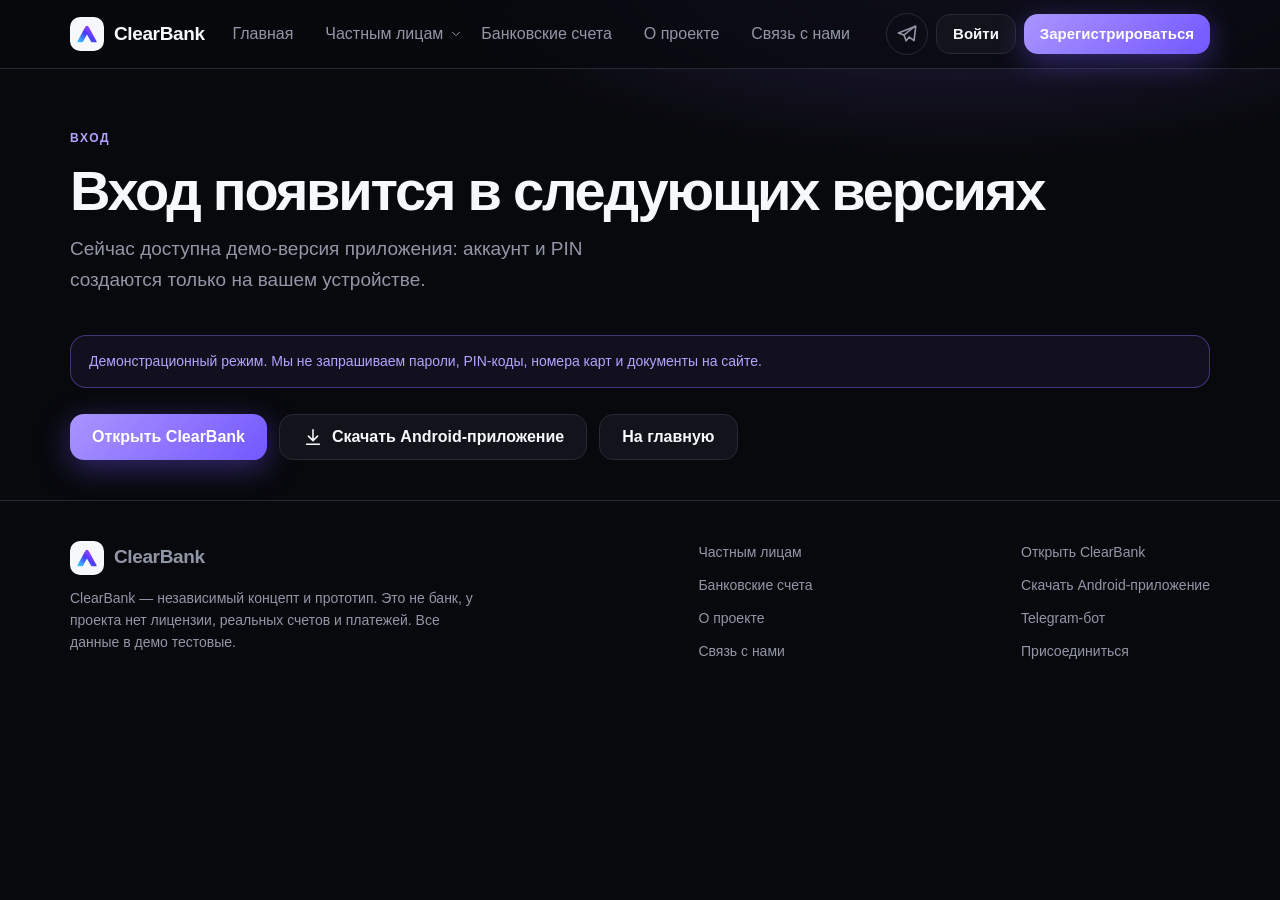
<file: login.html>
<!doctype html><html lang="ru"><head><meta charset="utf-8"><meta name="viewport" content="width=device-width,initial-scale=1"><title>Вход — ClearBank</title><meta name="description" content="Сейчас доступна демо-версия приложения: аккаунт и PIN создаются только на вашем устройстве."><meta name="theme-color" content="#08090d"><meta property="og:title" content="Вход — ClearBank"><meta property="og:description" content="Сейчас доступна демо-версия приложения: аккаунт и PIN создаются только на вашем устройстве."><link rel="icon" href="assets/favicon.png"><link rel="stylesheet" href="assets/site.css"><script>document.documentElement.className="js"</script></head><body><svg width="0" height="0" style="position:absolute" aria-hidden="true"><symbol id="i-card" viewBox="0 0 24 24"><rect x="3" y="5" width="18" height="14" rx="3"/><path d="M3 10h18M7 15h3"/></symbol><symbol id="i-send" viewBox="0 0 24 24"><path d="M7 17L17 7M9 7h8v8"/></symbol><symbol id="i-chart" viewBox="0 0 24 24"><path d="M4 20V10M10 20V4M16 20v-7M22 20H2"/></symbol><symbol id="i-shield" viewBox="0 0 24 24"><path d="M12 3l8 3v6c0 5-3.5 8-8 9-4.5-1-8-4-8-9V6z"/><path d="M9 12l2 2 4-4"/></symbol><symbol id="i-phone" viewBox="0 0 24 24"><rect x="7" y="2.5" width="10" height="19" rx="3"/><path d="M11 18.5h2"/></symbol><symbol id="i-tg" viewBox="0 0 24 24"><path d="M21.5 3.5L2.5 10.8l6.2 2.3 2.4 6.4 3.4-4.2 5.2 3.9z"/><path d="M8.7 13.1l12-9.6"/></symbol><symbol id="i-eye" viewBox="0 0 24 24"><path d="M2 12s3.5-7 10-7 10 7 10 7-3.5 7-10 7S2 12 2 12z"/><circle cx="12" cy="12" r="3"/></symbol><symbol id="i-wallet" viewBox="0 0 24 24"><rect x="3" y="6" width="18" height="13" rx="3"/><path d="M3 10h18M16 15h2"/></symbol><symbol id="i-plus" viewBox="0 0 24 24"><path d="M12 5v14M5 12h14"/></symbol><symbol id="i-qr" viewBox="0 0 24 24"><rect x="4" y="4" width="6" height="6" rx="1"/><rect x="14" y="4" width="6" height="6" rx="1"/><rect x="4" y="14" width="6" height="6" rx="1"/><path d="M14 14h3v3M20 14v6h-3"/></symbol><symbol id="i-globe" viewBox="0 0 24 24"><circle cx="12" cy="12" r="9"/><path d="M3 12h18M12 3c3 3 3 15 0 18M12 3c-3 3-3 15 0 18"/></symbol><symbol id="i-chev" viewBox="0 0 24 24"><path d="M6 9l6 6 6-6"/></symbol><symbol id="i-menu" viewBox="0 0 24 24"><path d="M4 7h16M4 12h16M4 17h16"/></symbol><symbol id="i-dl" viewBox="0 0 24 24"><path d="M12 4v11M7 11l5 5 5-5M5 20h14"/></symbol><symbol id="i-layers" viewBox="0 0 24 24"><path d="M12 3l9 5-9 5-9-5z"/><path d="M3 13l9 5 9-5"/></symbol></svg><header class="hd"><div class="wrap nv"><a class="lg" href="index.html"><img src="assets/logo.svg" alt="" width="34" height="34">ClearBank</a>
<ul class="links" id="menu"><li><a class="lk" href="index.html">Главная</a></li><li class="has-mega"><button class="lk" type="button" aria-expanded="false" aria-haspopup="true" aria-controls="mega">Частным лицам <svg class="i" aria-hidden="true"><use href="#i-chev"/></svg></button><div class="mega" id="mega"><div class="mb"><a class="mi" href="accounts.html"><svg class="i" aria-hidden="true"><use href="#i-card"/></svg><div><b>Счета и карты</b><span>Рублёвый, USD и EUR счета (демо)</span></div></a><a class="mi" href="personal.html#transfers"><svg class="i" aria-hidden="true"><use href="#i-send"/></svg><div><b>Переводы</b><span>Между счетами и из других банков (демо)</span></div></a><a class="mi" href="personal.html#analytics"><svg class="i" aria-hidden="true"><use href="#i-chart"/></svg><div><b>Аналитика расходов</b><span>Категории и бюджеты — в разработке</span></div></a><a class="mi" href="personal.html#security"><svg class="i" aria-hidden="true"><use href="#i-shield"/></svg><div><b>Безопасность</b><span>PIN, заморозка карты, предупреждения</span></div></a><a class="mi" href="index.html#app"><svg class="i" aria-hidden="true"><use href="#i-phone"/></svg><div><b>Мобильное приложение</b><span>Android-демо и веб-версия</span></div></a><a class="mi" href="personal.html"><svg class="i" aria-hidden="true"><use href="#i-wallet"/></svg><div><b>Все направления</b><span>Обзор инструментов ClearBank</span></div></a></div></div></li><li><a class="lk" href="accounts.html">Банковские счета</a></li><li><a class="lk" href="about.html">О проекте</a></li><li><a class="lk" href="contact.html">Связь с нами</a></li>
<li class="drw"><a class="btn pri" href="register.html">Зарегистрироваться</a></li><li class="drw"><a class="btn" data-tg href="contact.html#telegram"><svg class="i" aria-hidden="true"><use href="#i-tg"/></svg> Telegram-бот</a></li></ul>
<div class="nr"><a class="tg" data-tg href="contact.html#telegram" aria-label="Открыть Telegram-бот"><svg class="i" aria-hidden="true"><use href="#i-tg"/></svg></a><a class="btn sm" href="login.html">Войти</a><a class="btn sm pri reg" href="register.html">Зарегистрироваться</a><button class="bg" type="button" aria-label="Меню" aria-expanded="false" aria-controls="menu"><svg class="i" aria-hidden="true"><use href="#i-menu"/></svg></button></div></div></header><main><div class="wrap ph1"><div class="lbl">Вход</div><h1 style="font-size:clamp(34px,5vw,56px)">Вход появится в следующих версиях</h1><p class="lead">Сейчас доступна демо-версия приложения: аккаунт и PIN создаются только на вашем устройстве.</p></div><div class="wrap"><div class="nt">Демонстрационный режим. Мы не запрашиваем пароли, PIN-коды, номера карт и документы на сайте.</div><div class="ct"><a class="btn pri" href="app/index.html">Открыть ClearBank</a><a class="btn" href="downloads/ClearBank.apk" download="ClearBank.apk"><svg class="i" aria-hidden="true"><use href="#i-dl"/></svg> Скачать Android-приложение</a><a class="btn" href="index.html">На главную</a></div></div></main><footer class="ft"><div class="wrap"><div class="fg"><div><a class="lg" href="index.html"><img src="assets/logo.svg" alt="" width="34" height="34">ClearBank</a><p style="max-width:420px;margin-top:12px">ClearBank — независимый концепт и прототип. Это не банк, у проекта нет лицензии, реальных счетов и платежей. Все данные в демо тестовые.</p></div>
<ul><li><a href="personal.html">Частным лицам</a></li><li><a href="accounts.html">Банковские счета</a></li><li><a href="about.html">О проекте</a></li><li><a href="contact.html">Связь с нами</a></li></ul>
<ul><li><a href="app/index.html">Открыть ClearBank</a></li><li><a href="downloads/ClearBank.apk" download>Скачать Android-приложение</a></li><li><a data-tg href="contact.html#telegram">Telegram-бот</a></li><li><a href="index.html#join">Присоединиться</a></li></ul></div></div></footer><script src="assets/site.js"></script></body></html>
</file>
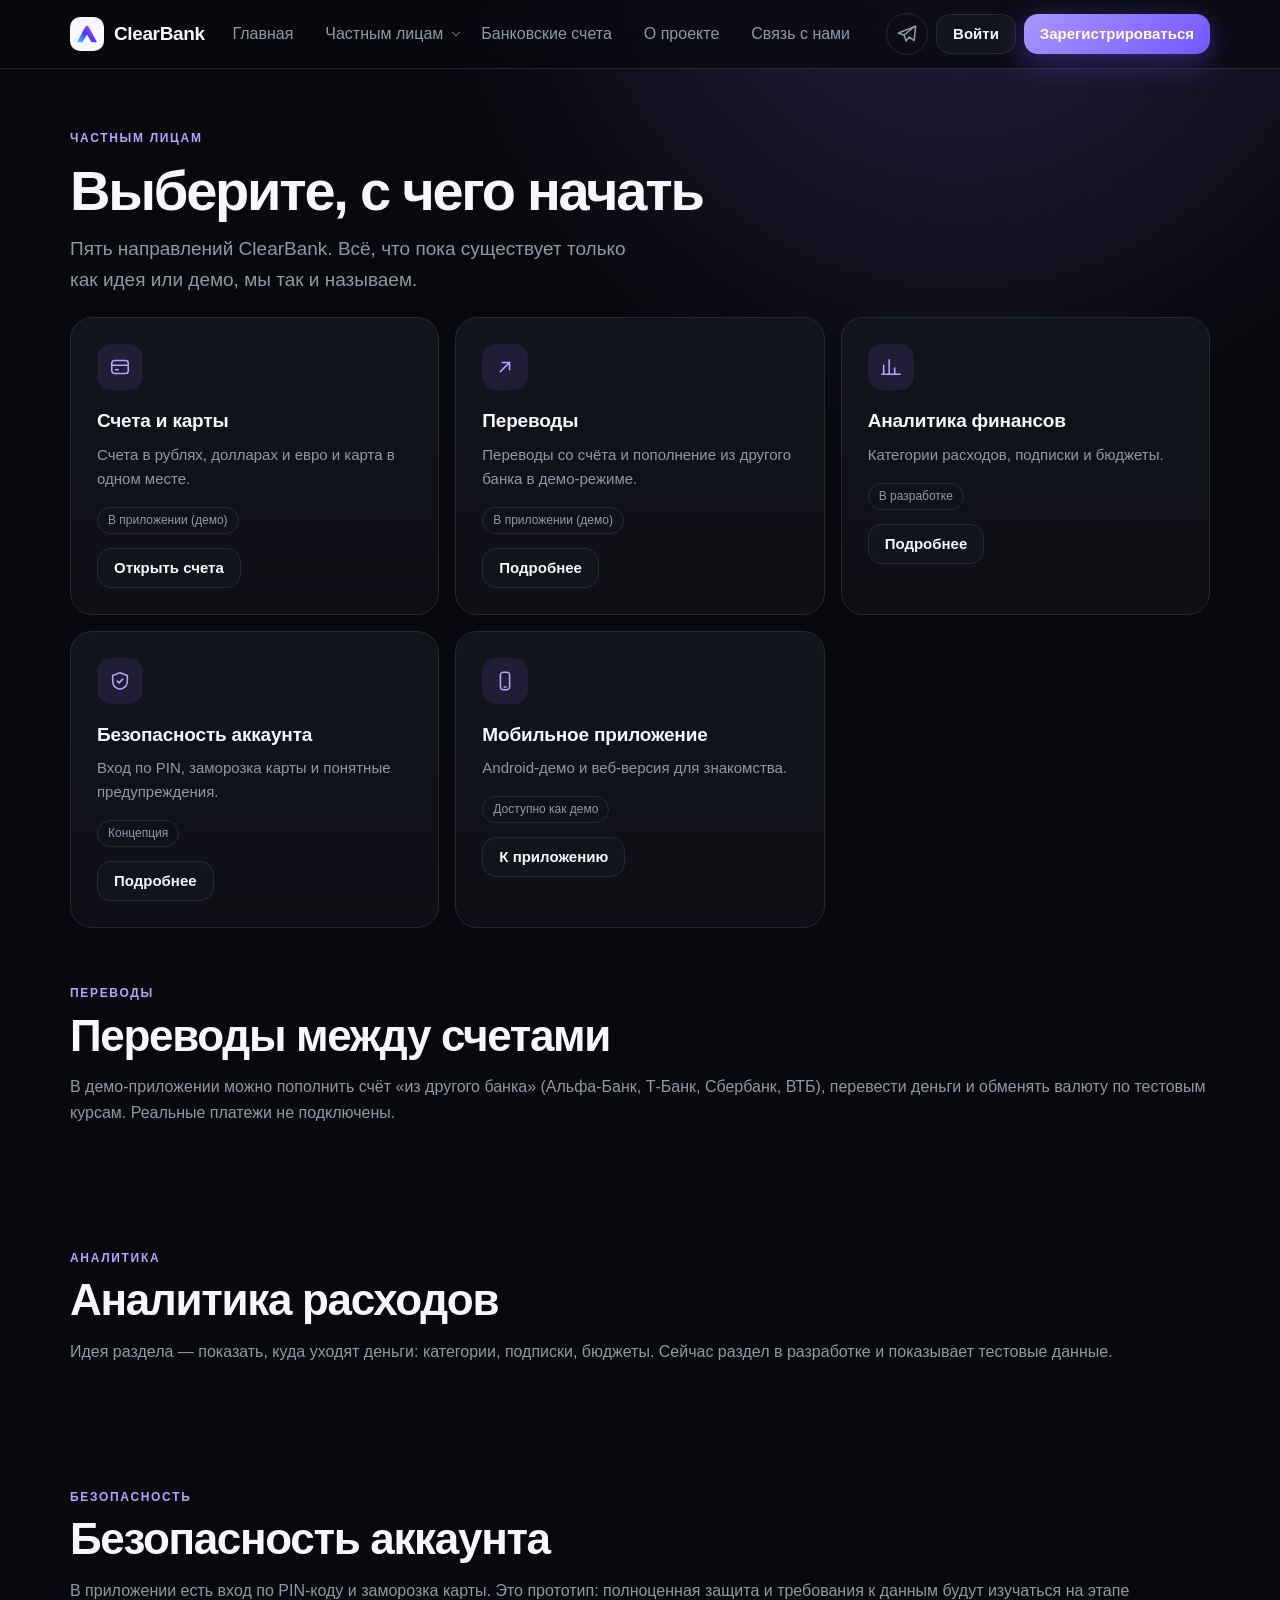
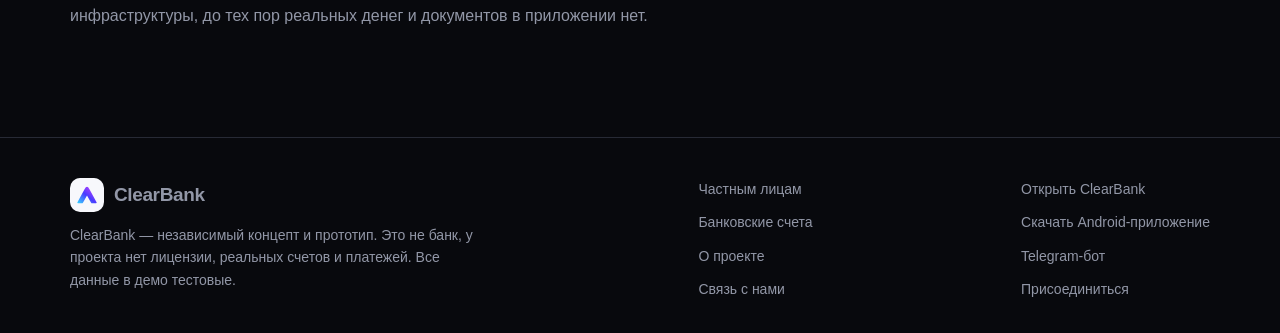
<file: personal.html>
<!doctype html><html lang="ru"><head><meta charset="utf-8"><meta name="viewport" content="width=device-width,initial-scale=1"><title>Частным лицам — ClearBank</title><meta name="description" content="Инструменты ClearBank для частных лиц: счета и карты, переводы, аналитика, безопасность и мобильное приложение. Часть функций — концепция."><meta name="theme-color" content="#08090d"><meta property="og:title" content="Частным лицам — ClearBank"><meta property="og:description" content="Инструменты ClearBank для частных лиц: счета и карты, переводы, аналитика, безопасность и мобильное приложение. Часть функций — концепция."><link rel="icon" href="assets/favicon.png"><link rel="stylesheet" href="assets/site.css"><script>document.documentElement.className="js"</script></head><body><svg width="0" height="0" style="position:absolute" aria-hidden="true"><symbol id="i-card" viewBox="0 0 24 24"><rect x="3" y="5" width="18" height="14" rx="3"/><path d="M3 10h18M7 15h3"/></symbol><symbol id="i-send" viewBox="0 0 24 24"><path d="M7 17L17 7M9 7h8v8"/></symbol><symbol id="i-chart" viewBox="0 0 24 24"><path d="M4 20V10M10 20V4M16 20v-7M22 20H2"/></symbol><symbol id="i-shield" viewBox="0 0 24 24"><path d="M12 3l8 3v6c0 5-3.5 8-8 9-4.5-1-8-4-8-9V6z"/><path d="M9 12l2 2 4-4"/></symbol><symbol id="i-phone" viewBox="0 0 24 24"><rect x="7" y="2.5" width="10" height="19" rx="3"/><path d="M11 18.5h2"/></symbol><symbol id="i-tg" viewBox="0 0 24 24"><path d="M21.5 3.5L2.5 10.8l6.2 2.3 2.4 6.4 3.4-4.2 5.2 3.9z"/><path d="M8.7 13.1l12-9.6"/></symbol><symbol id="i-eye" viewBox="0 0 24 24"><path d="M2 12s3.5-7 10-7 10 7 10 7-3.5 7-10 7S2 12 2 12z"/><circle cx="12" cy="12" r="3"/></symbol><symbol id="i-wallet" viewBox="0 0 24 24"><rect x="3" y="6" width="18" height="13" rx="3"/><path d="M3 10h18M16 15h2"/></symbol><symbol id="i-plus" viewBox="0 0 24 24"><path d="M12 5v14M5 12h14"/></symbol><symbol id="i-qr" viewBox="0 0 24 24"><rect x="4" y="4" width="6" height="6" rx="1"/><rect x="14" y="4" width="6" height="6" rx="1"/><rect x="4" y="14" width="6" height="6" rx="1"/><path d="M14 14h3v3M20 14v6h-3"/></symbol><symbol id="i-globe" viewBox="0 0 24 24"><circle cx="12" cy="12" r="9"/><path d="M3 12h18M12 3c3 3 3 15 0 18M12 3c-3 3-3 15 0 18"/></symbol><symbol id="i-chev" viewBox="0 0 24 24"><path d="M6 9l6 6 6-6"/></symbol><symbol id="i-menu" viewBox="0 0 24 24"><path d="M4 7h16M4 12h16M4 17h16"/></symbol><symbol id="i-dl" viewBox="0 0 24 24"><path d="M12 4v11M7 11l5 5 5-5M5 20h14"/></symbol><symbol id="i-layers" viewBox="0 0 24 24"><path d="M12 3l9 5-9 5-9-5z"/><path d="M3 13l9 5 9-5"/></symbol></svg><header class="hd"><div class="wrap nv"><a class="lg" href="index.html"><img src="assets/logo.svg" alt="" width="34" height="34">ClearBank</a>
<ul class="links" id="menu"><li><a class="lk" href="index.html">Главная</a></li><li class="has-mega"><button class="lk" type="button" aria-expanded="false" aria-haspopup="true" aria-controls="mega">Частным лицам <svg class="i" aria-hidden="true"><use href="#i-chev"/></svg></button><div class="mega" id="mega"><div class="mb"><a class="mi" href="accounts.html"><svg class="i" aria-hidden="true"><use href="#i-card"/></svg><div><b>Счета и карты</b><span>Рублёвый, USD и EUR счета (демо)</span></div></a><a class="mi" href="personal.html#transfers"><svg class="i" aria-hidden="true"><use href="#i-send"/></svg><div><b>Переводы</b><span>Между счетами и из других банков (демо)</span></div></a><a class="mi" href="personal.html#analytics"><svg class="i" aria-hidden="true"><use href="#i-chart"/></svg><div><b>Аналитика расходов</b><span>Категории и бюджеты — в разработке</span></div></a><a class="mi" href="personal.html#security"><svg class="i" aria-hidden="true"><use href="#i-shield"/></svg><div><b>Безопасность</b><span>PIN, заморозка карты, предупреждения</span></div></a><a class="mi" href="index.html#app"><svg class="i" aria-hidden="true"><use href="#i-phone"/></svg><div><b>Мобильное приложение</b><span>Android-демо и веб-версия</span></div></a><a class="mi" href="personal.html"><svg class="i" aria-hidden="true"><use href="#i-wallet"/></svg><div><b>Все направления</b><span>Обзор инструментов ClearBank</span></div></a></div></div></li><li><a class="lk" href="accounts.html">Банковские счета</a></li><li><a class="lk" href="about.html">О проекте</a></li><li><a class="lk" href="contact.html">Связь с нами</a></li>
<li class="drw"><a class="btn pri" href="register.html">Зарегистрироваться</a></li><li class="drw"><a class="btn" data-tg href="contact.html#telegram"><svg class="i" aria-hidden="true"><use href="#i-tg"/></svg> Telegram-бот</a></li></ul>
<div class="nr"><a class="tg" data-tg href="contact.html#telegram" aria-label="Открыть Telegram-бот"><svg class="i" aria-hidden="true"><use href="#i-tg"/></svg></a><a class="btn sm" href="login.html">Войти</a><a class="btn sm pri reg" href="register.html">Зарегистрироваться</a><button class="bg" type="button" aria-label="Меню" aria-expanded="false" aria-controls="menu"><svg class="i" aria-hidden="true"><use href="#i-menu"/></svg></button></div></div></header><main><div class="wrap ph1"><div class="lbl">Частным лицам</div><h1 style="font-size:clamp(34px,5vw,56px)">Выберите, с чего начать</h1><p class="lead">Пять направлений ClearBank. Всё, что пока существует только как идея или демо, мы так и называем.</p></div><div class="wrap"><div class="g3"><div class="k rv"><div class="ic"><svg class="i" aria-hidden="true"><use href="#i-card"/></svg></div><h3>Счета и карты</h3><p>Счета в рублях, долларах и евро и карта в одном месте.</p><span class="tag">В приложении (демо)</span><p style="margin:14px 0 0"><a class="btn sm" href="accounts.html">Открыть счета</a></p></div><div class="k rv"><div class="ic"><svg class="i" aria-hidden="true"><use href="#i-send"/></svg></div><h3>Переводы</h3><p>Переводы со счёта и пополнение из другого банка в демо-режиме.</p><span class="tag">В приложении (демо)</span><p style="margin:14px 0 0"><a class="btn sm" href="#transfers">Подробнее</a></p></div><div class="k rv"><div class="ic"><svg class="i" aria-hidden="true"><use href="#i-chart"/></svg></div><h3>Аналитика финансов</h3><p>Категории расходов, подписки и бюджеты.</p><span class="tag">В разработке</span><p style="margin:14px 0 0"><a class="btn sm" href="#analytics">Подробнее</a></p></div><div class="k rv"><div class="ic"><svg class="i" aria-hidden="true"><use href="#i-shield"/></svg></div><h3>Безопасность аккаунта</h3><p>Вход по PIN, заморозка карты и понятные предупреждения.</p><span class="tag">Концепция</span><p style="margin:14px 0 0"><a class="btn sm" href="#security">Подробнее</a></p></div><div class="k rv"><div class="ic"><svg class="i" aria-hidden="true"><use href="#i-phone"/></svg></div><h3>Мобильное приложение</h3><p>Android-демо и веб-версия для знакомства.</p><span class="tag">Доступно как демо</span><p style="margin:14px 0 0"><a class="btn sm" href="index.html#app">К приложению</a></p></div></div></div><section id="transfers"><div class="wrap"><div class="lbl">Переводы</div><h2>Переводы между счетами</h2><p class="mu">В демо-приложении можно пополнить счёт «из другого банка» (Альфа-Банк, Т-Банк, Сбербанк, ВТБ), перевести деньги и обменять валюту по тестовым курсам. Реальные платежи не подключены.</p></div></section><section id="analytics"><div class="wrap"><div class="lbl">Аналитика</div><h2>Аналитика расходов</h2><p class="mu">Идея раздела — показать, куда уходят деньги: категории, подписки, бюджеты. Сейчас раздел в разработке и показывает тестовые данные.</p></div></section><section id="security"><div class="wrap"><div class="lbl">Безопасность</div><h2>Безопасность аккаунта</h2><p class="mu">В приложении есть вход по PIN-коду и заморозка карты. Это прототип: полноценная защита и требования к данным будут изучаться на этапе инфраструктуры, до тех пор реальных денег и документов в приложении нет.</p></div></section></main><footer class="ft"><div class="wrap"><div class="fg"><div><a class="lg" href="index.html"><img src="assets/logo.svg" alt="" width="34" height="34">ClearBank</a><p style="max-width:420px;margin-top:12px">ClearBank — независимый концепт и прототип. Это не банк, у проекта нет лицензии, реальных счетов и платежей. Все данные в демо тестовые.</p></div>
<ul><li><a href="personal.html">Частным лицам</a></li><li><a href="accounts.html">Банковские счета</a></li><li><a href="about.html">О проекте</a></li><li><a href="contact.html">Связь с нами</a></li></ul>
<ul><li><a href="app/index.html">Открыть ClearBank</a></li><li><a href="downloads/ClearBank.apk" download>Скачать Android-приложение</a></li><li><a data-tg href="contact.html#telegram">Telegram-бот</a></li><li><a href="index.html#join">Присоединиться</a></li></ul></div></div></footer><script src="assets/site.js"></script></body></html>
</file>
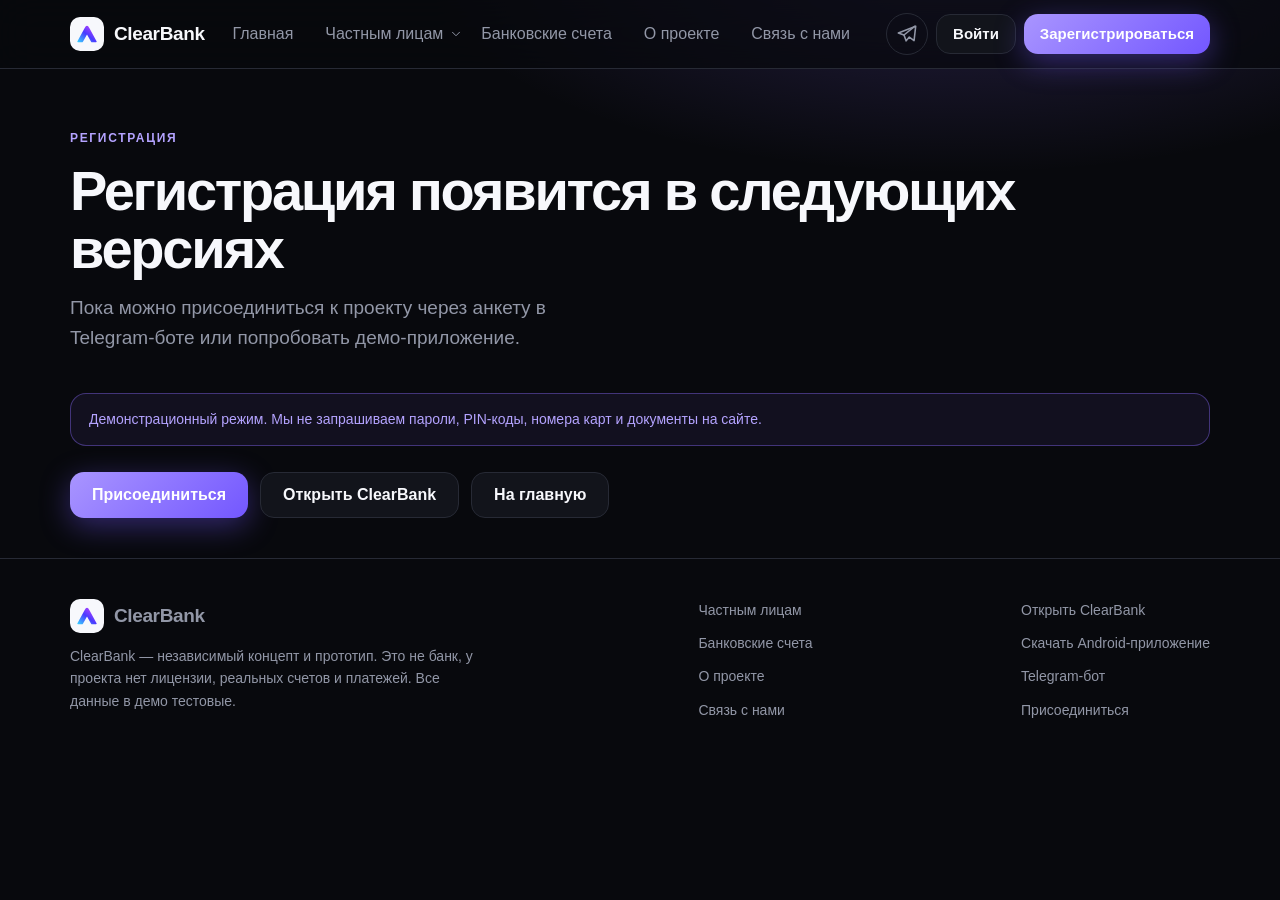
<file: register.html>
<!doctype html><html lang="ru"><head><meta charset="utf-8"><meta name="viewport" content="width=device-width,initial-scale=1"><title>Регистрация — ClearBank</title><meta name="description" content="Пока можно присоединиться к проекту через анкету в Telegram-боте или попробовать демо-приложение."><meta name="theme-color" content="#08090d"><meta property="og:title" content="Регистрация — ClearBank"><meta property="og:description" content="Пока можно присоединиться к проекту через анкету в Telegram-боте или попробовать демо-приложение."><link rel="icon" href="assets/favicon.png"><link rel="stylesheet" href="assets/site.css"><script>document.documentElement.className="js"</script></head><body><svg width="0" height="0" style="position:absolute" aria-hidden="true"><symbol id="i-card" viewBox="0 0 24 24"><rect x="3" y="5" width="18" height="14" rx="3"/><path d="M3 10h18M7 15h3"/></symbol><symbol id="i-send" viewBox="0 0 24 24"><path d="M7 17L17 7M9 7h8v8"/></symbol><symbol id="i-chart" viewBox="0 0 24 24"><path d="M4 20V10M10 20V4M16 20v-7M22 20H2"/></symbol><symbol id="i-shield" viewBox="0 0 24 24"><path d="M12 3l8 3v6c0 5-3.5 8-8 9-4.5-1-8-4-8-9V6z"/><path d="M9 12l2 2 4-4"/></symbol><symbol id="i-phone" viewBox="0 0 24 24"><rect x="7" y="2.5" width="10" height="19" rx="3"/><path d="M11 18.5h2"/></symbol><symbol id="i-tg" viewBox="0 0 24 24"><path d="M21.5 3.5L2.5 10.8l6.2 2.3 2.4 6.4 3.4-4.2 5.2 3.9z"/><path d="M8.7 13.1l12-9.6"/></symbol><symbol id="i-eye" viewBox="0 0 24 24"><path d="M2 12s3.5-7 10-7 10 7 10 7-3.5 7-10 7S2 12 2 12z"/><circle cx="12" cy="12" r="3"/></symbol><symbol id="i-wallet" viewBox="0 0 24 24"><rect x="3" y="6" width="18" height="13" rx="3"/><path d="M3 10h18M16 15h2"/></symbol><symbol id="i-plus" viewBox="0 0 24 24"><path d="M12 5v14M5 12h14"/></symbol><symbol id="i-qr" viewBox="0 0 24 24"><rect x="4" y="4" width="6" height="6" rx="1"/><rect x="14" y="4" width="6" height="6" rx="1"/><rect x="4" y="14" width="6" height="6" rx="1"/><path d="M14 14h3v3M20 14v6h-3"/></symbol><symbol id="i-globe" viewBox="0 0 24 24"><circle cx="12" cy="12" r="9"/><path d="M3 12h18M12 3c3 3 3 15 0 18M12 3c-3 3-3 15 0 18"/></symbol><symbol id="i-chev" viewBox="0 0 24 24"><path d="M6 9l6 6 6-6"/></symbol><symbol id="i-menu" viewBox="0 0 24 24"><path d="M4 7h16M4 12h16M4 17h16"/></symbol><symbol id="i-dl" viewBox="0 0 24 24"><path d="M12 4v11M7 11l5 5 5-5M5 20h14"/></symbol><symbol id="i-layers" viewBox="0 0 24 24"><path d="M12 3l9 5-9 5-9-5z"/><path d="M3 13l9 5 9-5"/></symbol></svg><header class="hd"><div class="wrap nv"><a class="lg" href="index.html"><img src="assets/logo.svg" alt="" width="34" height="34">ClearBank</a>
<ul class="links" id="menu"><li><a class="lk" href="index.html">Главная</a></li><li class="has-mega"><button class="lk" type="button" aria-expanded="false" aria-haspopup="true" aria-controls="mega">Частным лицам <svg class="i" aria-hidden="true"><use href="#i-chev"/></svg></button><div class="mega" id="mega"><div class="mb"><a class="mi" href="accounts.html"><svg class="i" aria-hidden="true"><use href="#i-card"/></svg><div><b>Счета и карты</b><span>Рублёвый, USD и EUR счета (демо)</span></div></a><a class="mi" href="personal.html#transfers"><svg class="i" aria-hidden="true"><use href="#i-send"/></svg><div><b>Переводы</b><span>Между счетами и из других банков (демо)</span></div></a><a class="mi" href="personal.html#analytics"><svg class="i" aria-hidden="true"><use href="#i-chart"/></svg><div><b>Аналитика расходов</b><span>Категории и бюджеты — в разработке</span></div></a><a class="mi" href="personal.html#security"><svg class="i" aria-hidden="true"><use href="#i-shield"/></svg><div><b>Безопасность</b><span>PIN, заморозка карты, предупреждения</span></div></a><a class="mi" href="index.html#app"><svg class="i" aria-hidden="true"><use href="#i-phone"/></svg><div><b>Мобильное приложение</b><span>Android-демо и веб-версия</span></div></a><a class="mi" href="personal.html"><svg class="i" aria-hidden="true"><use href="#i-wallet"/></svg><div><b>Все направления</b><span>Обзор инструментов ClearBank</span></div></a></div></div></li><li><a class="lk" href="accounts.html">Банковские счета</a></li><li><a class="lk" href="about.html">О проекте</a></li><li><a class="lk" href="contact.html">Связь с нами</a></li>
<li class="drw"><a class="btn pri" href="register.html">Зарегистрироваться</a></li><li class="drw"><a class="btn" data-tg href="contact.html#telegram"><svg class="i" aria-hidden="true"><use href="#i-tg"/></svg> Telegram-бот</a></li></ul>
<div class="nr"><a class="tg" data-tg href="contact.html#telegram" aria-label="Открыть Telegram-бот"><svg class="i" aria-hidden="true"><use href="#i-tg"/></svg></a><a class="btn sm" href="login.html">Войти</a><a class="btn sm pri reg" href="register.html">Зарегистрироваться</a><button class="bg" type="button" aria-label="Меню" aria-expanded="false" aria-controls="menu"><svg class="i" aria-hidden="true"><use href="#i-menu"/></svg></button></div></div></header><main><div class="wrap ph1"><div class="lbl">Регистрация</div><h1 style="font-size:clamp(34px,5vw,56px)">Регистрация появится в следующих версиях</h1><p class="lead">Пока можно присоединиться к проекту через анкету в Telegram-боте или попробовать демо-приложение.</p></div><div class="wrap"><div class="nt">Демонстрационный режим. Мы не запрашиваем пароли, PIN-коды, номера карт и документы на сайте.</div><div class="ct"><a class="btn pri" data-tg href="contact.html#telegram">Присоединиться</a><a class="btn" href="app/index.html">Открыть ClearBank</a><a class="btn" href="index.html">На главную</a></div></div></main><footer class="ft"><div class="wrap"><div class="fg"><div><a class="lg" href="index.html"><img src="assets/logo.svg" alt="" width="34" height="34">ClearBank</a><p style="max-width:420px;margin-top:12px">ClearBank — независимый концепт и прототип. Это не банк, у проекта нет лицензии, реальных счетов и платежей. Все данные в демо тестовые.</p></div>
<ul><li><a href="personal.html">Частным лицам</a></li><li><a href="accounts.html">Банковские счета</a></li><li><a href="about.html">О проекте</a></li><li><a href="contact.html">Связь с нами</a></li></ul>
<ul><li><a href="app/index.html">Открыть ClearBank</a></li><li><a href="downloads/ClearBank.apk" download>Скачать Android-приложение</a></li><li><a data-tg href="contact.html#telegram">Telegram-бот</a></li><li><a href="index.html#join">Присоединиться</a></li></ul></div></div></footer><script src="assets/site.js"></script></body></html>
</file>
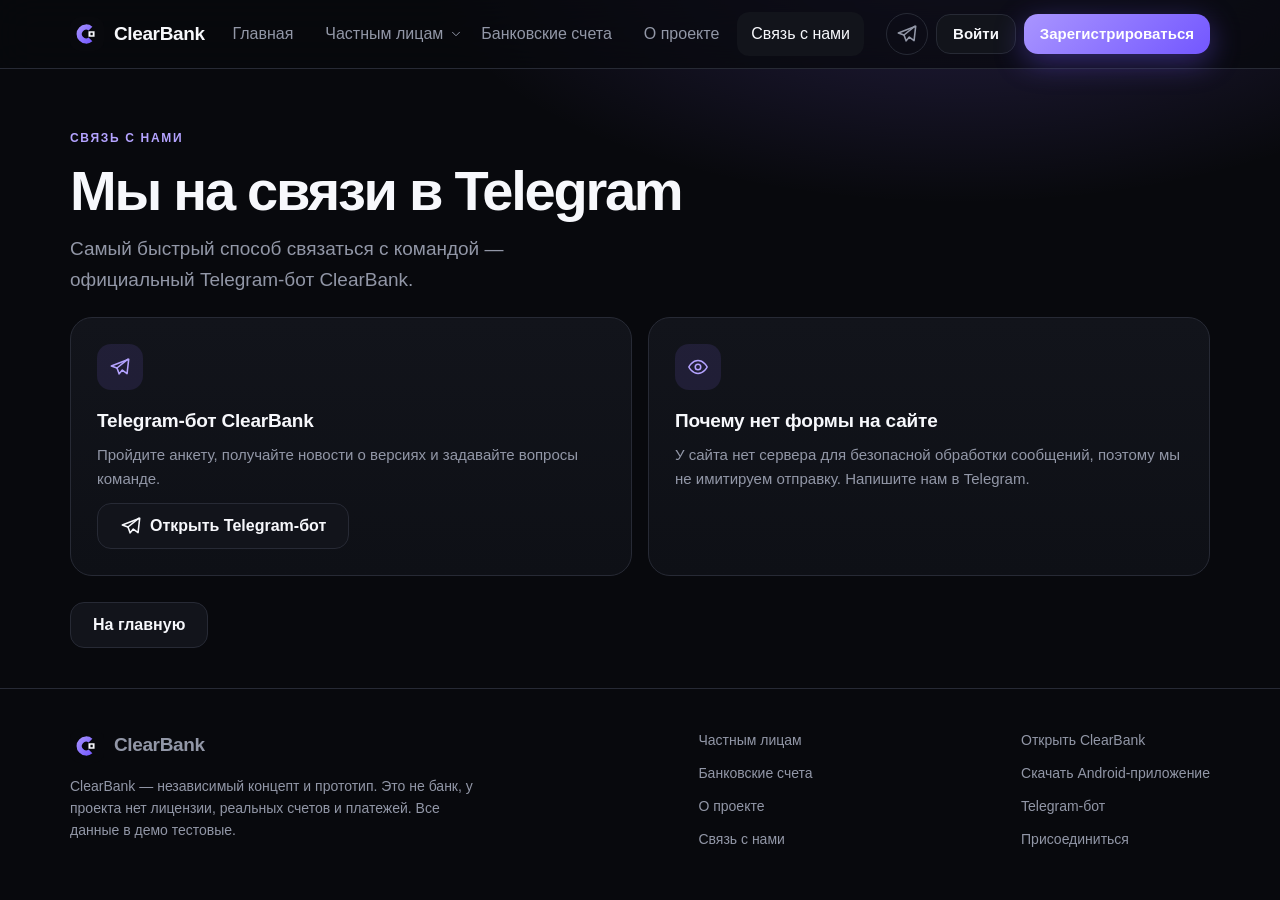
<file: site/contact.html>
<!doctype html><html lang="ru"><head><meta charset="utf-8"><meta name="viewport" content="width=device-width,initial-scale=1"><title>Связь с нами — ClearBank</title><meta name="description" content="Как связаться с командой ClearBank: официальный Telegram-бот."><meta name="theme-color" content="#08090d"><meta property="og:title" content="Связь с нами — ClearBank"><meta property="og:description" content="Как связаться с командой ClearBank: официальный Telegram-бот."><link rel="icon" href="assets/favicon.png"><link rel="stylesheet" href="assets/site.css"><script>document.documentElement.className="js"</script></head><body><svg width="0" height="0" style="position:absolute" aria-hidden="true"><symbol id="i-card" viewBox="0 0 24 24"><rect x="3" y="5" width="18" height="14" rx="3"/><path d="M3 10h18M7 15h3"/></symbol><symbol id="i-send" viewBox="0 0 24 24"><path d="M7 17L17 7M9 7h8v8"/></symbol><symbol id="i-chart" viewBox="0 0 24 24"><path d="M4 20V10M10 20V4M16 20v-7M22 20H2"/></symbol><symbol id="i-shield" viewBox="0 0 24 24"><path d="M12 3l8 3v6c0 5-3.5 8-8 9-4.5-1-8-4-8-9V6z"/><path d="M9 12l2 2 4-4"/></symbol><symbol id="i-phone" viewBox="0 0 24 24"><rect x="7" y="2.5" width="10" height="19" rx="3"/><path d="M11 18.5h2"/></symbol><symbol id="i-tg" viewBox="0 0 24 24"><path d="M21.5 3.5L2.5 10.8l6.2 2.3 2.4 6.4 3.4-4.2 5.2 3.9z"/><path d="M8.7 13.1l12-9.6"/></symbol><symbol id="i-eye" viewBox="0 0 24 24"><path d="M2 12s3.5-7 10-7 10 7 10 7-3.5 7-10 7S2 12 2 12z"/><circle cx="12" cy="12" r="3"/></symbol><symbol id="i-wallet" viewBox="0 0 24 24"><rect x="3" y="6" width="18" height="13" rx="3"/><path d="M3 10h18M16 15h2"/></symbol><symbol id="i-plus" viewBox="0 0 24 24"><path d="M12 5v14M5 12h14"/></symbol><symbol id="i-qr" viewBox="0 0 24 24"><rect x="4" y="4" width="6" height="6" rx="1"/><rect x="14" y="4" width="6" height="6" rx="1"/><rect x="4" y="14" width="6" height="6" rx="1"/><path d="M14 14h3v3M20 14v6h-3"/></symbol><symbol id="i-globe" viewBox="0 0 24 24"><circle cx="12" cy="12" r="9"/><path d="M3 12h18M12 3c3 3 3 15 0 18M12 3c-3 3-3 15 0 18"/></symbol><symbol id="i-chev" viewBox="0 0 24 24"><path d="M6 9l6 6 6-6"/></symbol><symbol id="i-menu" viewBox="0 0 24 24"><path d="M4 7h16M4 12h16M4 17h16"/></symbol><symbol id="i-dl" viewBox="0 0 24 24"><path d="M12 4v11M7 11l5 5 5-5M5 20h14"/></symbol><symbol id="i-layers" viewBox="0 0 24 24"><path d="M12 3l9 5-9 5-9-5z"/><path d="M3 13l9 5 9-5"/></symbol></svg><header class="hd"><div class="wrap nv"><a class="lg" href="index.html"><img src="assets/logo.svg" alt="" width="34" height="34">ClearBank</a>
<ul class="links" id="menu"><li><a class="lk" href="index.html">Главная</a></li><li class="has-mega"><button class="lk" type="button" aria-expanded="false" aria-haspopup="true" aria-controls="mega">Частным лицам <svg class="i" aria-hidden="true"><use href="#i-chev"/></svg></button><div class="mega" id="mega"><div class="mb"><a class="mi" href="accounts.html"><svg class="i" aria-hidden="true"><use href="#i-card"/></svg><div><b>Счета и карты</b><span>Рублёвый, USD и EUR счета (демо)</span></div></a><a class="mi" href="personal.html#transfers"><svg class="i" aria-hidden="true"><use href="#i-send"/></svg><div><b>Переводы</b><span>Между счетами и из других банков (демо)</span></div></a><a class="mi" href="personal.html#analytics"><svg class="i" aria-hidden="true"><use href="#i-chart"/></svg><div><b>Аналитика расходов</b><span>Категории и бюджеты — в разработке</span></div></a><a class="mi" href="personal.html#security"><svg class="i" aria-hidden="true"><use href="#i-shield"/></svg><div><b>Безопасность</b><span>PIN, заморозка карты, предупреждения</span></div></a><a class="mi" href="index.html#app"><svg class="i" aria-hidden="true"><use href="#i-phone"/></svg><div><b>Мобильное приложение</b><span>Android-демо и веб-версия</span></div></a><a class="mi" href="personal.html"><svg class="i" aria-hidden="true"><use href="#i-wallet"/></svg><div><b>Все направления</b><span>Обзор инструментов ClearBank</span></div></a></div></div></li><li><a class="lk" href="accounts.html">Банковские счета</a></li><li><a class="lk" href="about.html">О проекте</a></li><li><a class="lk" href="contact.html" aria-current="page">Связь с нами</a></li>
<li class="drw"><a class="btn pri" href="register.html">Зарегистрироваться</a></li><li class="drw"><a class="btn" data-tg href="contact.html#telegram"><svg class="i" aria-hidden="true"><use href="#i-tg"/></svg> Telegram-бот</a></li></ul>
<div class="nr"><a class="tg" data-tg href="contact.html#telegram" aria-label="Открыть Telegram-бот"><svg class="i" aria-hidden="true"><use href="#i-tg"/></svg></a><a class="btn sm" href="login.html">Войти</a><a class="btn sm pri reg" href="register.html">Зарегистрироваться</a><button class="bg" type="button" aria-label="Меню" aria-expanded="false" aria-controls="menu"><svg class="i" aria-hidden="true"><use href="#i-menu"/></svg></button></div></div></header><main><div class="wrap ph1"><div class="lbl">Связь с нами</div><h1 style="font-size:clamp(34px,5vw,56px)">Мы на связи в Telegram</h1><p class="lead">Самый быстрый способ связаться с командой — официальный Telegram-бот ClearBank.</p></div><div class="wrap"><div class="g2"><div class="k rv" id="telegram"><div class="ic"><svg class="i" aria-hidden="true"><use href="#i-tg"/></svg></div><h3>Telegram-бот ClearBank</h3><p>Пройдите анкету, получайте новости о версиях и задавайте вопросы команде.</p><a class="btn" data-tg href="contact.html#telegram"><svg class="i" aria-hidden="true"><use href="#i-tg"/></svg> Открыть Telegram-бот</a></div><div class="k rv"><div class="ic"><svg class="i" aria-hidden="true"><use href="#i-eye"/></svg></div><h3>Почему нет формы на сайте</h3><p>У сайта нет сервера для безопасной обработки сообщений, поэтому мы не имитируем отправку. Напишите нам в Telegram.</p></div></div><div class="ct"><a class="btn" href="index.html">На главную</a></div></div></main><footer class="ft"><div class="wrap"><div class="fg"><div><a class="lg" href="index.html"><img src="assets/logo.svg" alt="" width="34" height="34">ClearBank</a><p style="max-width:420px;margin-top:12px">ClearBank — независимый концепт и прототип. Это не банк, у проекта нет лицензии, реальных счетов и платежей. Все данные в демо тестовые.</p></div>
<ul><li><a href="personal.html">Частным лицам</a></li><li><a href="accounts.html">Банковские счета</a></li><li><a href="about.html">О проекте</a></li><li><a href="contact.html">Связь с нами</a></li></ul>
<ul><li><a href="app/index.html">Открыть ClearBank</a></li><li><a href="downloads/ClearBank.apk" download>Скачать Android-приложение</a></li><li><a data-tg href="contact.html#telegram">Telegram-бот</a></li><li><a href="index.html#join">Присоединиться</a></li></ul></div></div></footer><script src="assets/site.js"></script></body></html>
</file>
<file: assets/site.css>
:root{--bg:#08090d;--s1:#12141b;--s2:#191c25;--tx:#f7f8fc;--mu:#9297a7;--ac:#8b6cff;--ac2:#b4a3ff;--ln:#272a35;--ok:#52e0a0;--r:22px;--w:1140px}
*{box-sizing:border-box}html{overflow-x:clip;scroll-behavior:smooth;scroll-padding-top:84px}body{margin:0;background:var(--bg) radial-gradient(60% 40% at 75% -5%,rgba(139,108,255,.22),transparent 70%) no-repeat;color:var(--tx);font:16px/1.6 Inter,-apple-system,"Segoe UI",Roboto,Arial,sans-serif;overflow-x:hidden}
a{color:inherit;text-decoration:none}img,svg{max-width:100%}.i{width:22px;height:22px;fill:none;stroke:currentColor;stroke-width:1.7;stroke-linecap:round;stroke-linejoin:round;flex:none}
.wrap{width:min(var(--w),100% - 40px);margin:0 auto}h1{font-size:clamp(36px,6vw,66px);line-height:1.04;letter-spacing:-.04em;margin:14px 0}h2{font-size:clamp(28px,4vw,44px);line-height:1.1;letter-spacing:-.03em;margin:8px 0 14px}h3{margin:0 0 6px;font-size:19px;letter-spacing:-.01em}p{margin:0 0 12px}.mu{color:var(--mu)}.lbl{color:var(--ac2);font-size:12px;font-weight:700;letter-spacing:.14em;text-transform:uppercase}
.hd{position:sticky;top:0;z-index:50;background:rgba(8,9,13,.72);backdrop-filter:blur(18px);border-bottom:1px solid var(--ln)}.nv{display:flex;align-items:center;gap:22px;height:68px}.lg{display:flex;align-items:center;gap:10px;font-weight:800;font-size:19px;letter-spacing:-.02em}.lg img{width:34px;height:34px;border-radius:10px}
.links{display:flex;gap:4px;margin:0 auto;padding:0;list-style:none;align-items:center}.links>li{position:relative}.lk{white-space:nowrap;display:flex;align-items:center;gap:6px;padding:9px 14px;border-radius:12px;color:var(--mu);font:inherit;background:none;border:0;cursor:pointer;transition:.2s}.lk:hover,.open>.lk,[aria-current=page]{color:var(--tx);background:var(--s1)}.lk .i{width:14px;height:14px;transition:.2s}.open>.lk .i{transform:rotate(180deg)}
.mega{position:absolute;left:50%;top:100%;padding-top:14px;transform:translate(-50%,8px);opacity:0;visibility:hidden;transition:.22s}.open>.mega{opacity:1;visibility:visible;transform:translate(-50%,0)}.mb{display:grid;grid-template-columns:repeat(2,minmax(250px,1fr));gap:6px;padding:12px;background:var(--s1);border:1px solid var(--ln);border-radius:var(--r);box-shadow:0 30px 80px rgba(0,0,0,.6),0 0 40px rgba(139,108,255,.12);width:620px}
.mi{display:flex;gap:12px;padding:12px;border-radius:16px;transition:.2s}.mi:hover,.mi:focus-visible{background:var(--s2)}.mi .i{color:var(--ac2);margin-top:2px}.mi b{display:block;font-size:15px}.mi span{color:var(--mu);font-size:13px;line-height:1.35;display:block}
.nr{display:flex;align-items:center;gap:8px}.tg{display:grid;place-items:center;width:42px;height:42px;border-radius:50%;border:1px solid var(--ln);color:var(--mu);transition:.2s}.tg:hover{color:var(--tx);border-color:var(--ac);box-shadow:0 0 18px rgba(139,108,255,.35)}.bg{display:none;width:42px;height:42px;border-radius:12px;border:1px solid var(--ln);background:var(--s1);color:var(--tx);cursor:pointer;place-items:center}
.btn{white-space:nowrap;display:inline-flex;align-items:center;justify-content:center;gap:8px;min-height:46px;padding:0 22px;border-radius:14px;font:inherit;font-weight:650;border:1px solid var(--ln);background:var(--s1);color:var(--tx);cursor:pointer;transition:.2s}.btn:hover{border-color:var(--ac2);transform:translateY(-1px)}.pri{background:linear-gradient(135deg,#a995ff,#7357ff);border:0;color:#fff;box-shadow:0 8px 30px rgba(115,87,255,.4)}.pri:hover{box-shadow:0 10px 40px rgba(139,108,255,.6)}.sm{min-height:40px;padding:0 16px;font-size:15px}.btn[aria-disabled=true]{opacity:.5;cursor:not-allowed;transform:none}
.hero{display:grid;grid-template-columns:1.1fr .9fr;gap:40px;align-items:center;padding:72px 0 56px}.ct{display:flex;flex-wrap:wrap;gap:12px;margin:26px 0 10px}.pill{display:inline-block;padding:6px 12px;border:1px solid var(--ln);border-radius:99px;color:var(--ac2);font-size:13px;background:rgba(139,108,255,.08)}.lead{font-size:19px;color:var(--mu);max-width:560px}
.ph{width:min(330px,100%);margin:0 auto;padding:16px;border-radius:44px;background:var(--s1);border:1px solid #333745;box-shadow:0 40px 90px rgba(0,0,0,.6),0 0 70px rgba(139,108,255,.25)}.ph>div{background:var(--bg);border-radius:30px;padding:18px}.cd{border-radius:22px;padding:18px;color:#fff;background:linear-gradient(135deg,#7357ff,#b4a3ff 70%,#52e0a0 130%);position:relative;overflow:hidden}.cd small{opacity:.8}.cd b{display:block;font-size:30px;letter-spacing:-.03em;margin:6px 0 14px}
.ac{display:grid;grid-template-columns:repeat(4,1fr);gap:6px;margin:14px 0;text-align:center;font-size:11px;color:var(--mu)}.ac i{display:grid;place-items:center;width:44px;height:44px;margin:0 auto 5px;border-radius:50%;background:var(--s2);border:1px solid var(--ln);color:var(--ac2)}.rw{display:flex;justify-content:space-between;align-items:center;gap:10px;padding:11px 0;border-top:1px solid var(--ln);font-size:14px}.rw small{display:block;color:var(--mu)}
section{padding:56px 0}.g3{display:grid;grid-template-columns:repeat(3,1fr);gap:16px}.g2{display:grid;grid-template-columns:repeat(2,1fr);gap:16px}.k{background:linear-gradient(180deg,var(--s1),#0e1016);border:1px solid var(--ln);border-radius:var(--r);padding:26px;transition:.25s;position:relative}.k:hover{border-color:rgba(139,108,255,.55);transform:translateY(-3px);box-shadow:0 18px 50px rgba(139,108,255,.14)}.k .ic{display:grid;place-items:center;width:46px;height:46px;border-radius:14px;background:rgba(139,108,255,.12);color:var(--ac2);margin-bottom:16px}.k p{color:var(--mu);font-size:15px}.tag{display:inline-block;margin-top:4px;padding:3px 10px;border-radius:99px;font-size:12px;border:1px solid var(--ln);color:var(--mu)}.tag.ok{color:var(--ok);border-color:rgba(82,224,160,.35)}
.band{background:var(--s1);border:1px solid var(--ln);border-radius:30px;padding:40px;display:grid;grid-template-columns:1.2fr 1fr;gap:30px;align-items:center;box-shadow:0 0 70px rgba(139,108,255,.1)}.st{display:flex;flex-direction:column;gap:10px}.ph1{padding:60px 0 10px}.bc{color:var(--mu);font-size:14px}.nt{padding:14px 18px;border-radius:16px;border:1px solid rgba(139,108,255,.4);background:rgba(139,108,255,.08);color:var(--ac2);font-size:14px;margin:18px 0}
.ft{border-top:1px solid var(--ln);margin-top:40px;padding:40px 0 30px;color:var(--mu);font-size:14px}.fg{display:flex;flex-wrap:wrap;gap:30px;justify-content:space-between}.fg ul{list-style:none;margin:0;padding:0;display:grid;gap:8px}.fg a:hover{color:var(--tx)}
.js .rv{opacity:0;transform:translateY(16px);transition:opacity .6s,transform .6s}.js .rv.in{opacity:1;transform:none}a:focus-visible,button:focus-visible{outline:2px solid var(--ac2);outline-offset:2px}
@media(max-width:899px){.bg{display:grid}.links{position:fixed;inset:68px 0 0;margin:0;flex-direction:column;align-items:stretch;gap:4px;padding:18px 20px;background:var(--bg);overflow:auto;opacity:0;transform:translateY(-10px);transition:.25s;visibility:hidden}.nv.m .links{opacity:1;transform:none;visibility:visible}.lk{padding:14px;font-size:17px;width:100%}.mega{position:static;transform:none;opacity:1;visibility:visible;padding:0;display:none}.open>.mega{display:block;transform:none}.mb{width:100%;grid-template-columns:1fr;box-shadow:none;margin:4px 0 8px}.nv{gap:10px}.nr{margin-left:auto}.hero,.band,.g3,.g2{grid-template-columns:1fr}.hero{padding-top:36px}.band{padding:24px}}
@media(max-width:560px){.tg{display:none}.nr .sm.reg{display:none}.btn{width:100%}.nr .btn{width:auto}}.drw{display:none}@media(max-width:899px){.drw{display:block;margin-top:10px}}
@media(prefers-reduced-motion:reduce){*{animation:none!important;transition:none!important;scroll-behavior:auto!important}.js .rv{opacity:1;transform:none}}
</file>
<file: site/assets/site.css>
:root{--bg:#08090d;--s1:#12141b;--s2:#191c25;--tx:#f7f8fc;--mu:#9297a7;--ac:#8b6cff;--ac2:#b4a3ff;--ln:#272a35;--ok:#52e0a0;--r:22px;--w:1140px}
*{box-sizing:border-box}html{overflow-x:clip;scroll-behavior:smooth;scroll-padding-top:84px}body{margin:0;background:var(--bg) radial-gradient(60% 40% at 75% -5%,rgba(139,108,255,.22),transparent 70%) no-repeat;color:var(--tx);font:16px/1.6 Inter,-apple-system,"Segoe UI",Roboto,Arial,sans-serif;overflow-x:hidden}
a{color:inherit;text-decoration:none}img,svg{max-width:100%}.i{width:22px;height:22px;fill:none;stroke:currentColor;stroke-width:1.7;stroke-linecap:round;stroke-linejoin:round;flex:none}
.wrap{width:min(var(--w),100% - 40px);margin:0 auto}h1{font-size:clamp(36px,6vw,66px);line-height:1.04;letter-spacing:-.04em;margin:14px 0}h2{font-size:clamp(28px,4vw,44px);line-height:1.1;letter-spacing:-.03em;margin:8px 0 14px}h3{margin:0 0 6px;font-size:19px;letter-spacing:-.01em}p{margin:0 0 12px}.mu{color:var(--mu)}.lbl{color:var(--ac2);font-size:12px;font-weight:700;letter-spacing:.14em;text-transform:uppercase}
.hd{position:sticky;top:0;z-index:50;background:rgba(8,9,13,.72);backdrop-filter:blur(18px);border-bottom:1px solid var(--ln)}.nv{display:flex;align-items:center;gap:22px;height:68px}.lg{display:flex;align-items:center;gap:10px;font-weight:800;font-size:19px;letter-spacing:-.02em}.lg img{width:34px;height:34px;border-radius:10px}
.links{display:flex;gap:4px;margin:0 auto;padding:0;list-style:none;align-items:center}.links>li{position:relative}.lk{white-space:nowrap;display:flex;align-items:center;gap:6px;padding:9px 14px;border-radius:12px;color:var(--mu);font:inherit;background:none;border:0;cursor:pointer;transition:.2s}.lk:hover,.open>.lk,[aria-current=page]{color:var(--tx);background:var(--s1)}.lk .i{width:14px;height:14px;transition:.2s}.open>.lk .i{transform:rotate(180deg)}
.mega{position:absolute;left:50%;top:100%;padding-top:14px;transform:translate(-50%,8px);opacity:0;visibility:hidden;transition:.22s}.open>.mega{opacity:1;visibility:visible;transform:translate(-50%,0)}.mb{display:grid;grid-template-columns:repeat(2,minmax(250px,1fr));gap:6px;padding:12px;background:var(--s1);border:1px solid var(--ln);border-radius:var(--r);box-shadow:0 30px 80px rgba(0,0,0,.6),0 0 40px rgba(139,108,255,.12);width:620px}
.mi{display:flex;gap:12px;padding:12px;border-radius:16px;transition:.2s}.mi:hover,.mi:focus-visible{background:var(--s2)}.mi .i{color:var(--ac2);margin-top:2px}.mi b{display:block;font-size:15px}.mi span{color:var(--mu);font-size:13px;line-height:1.35;display:block}
.nr{display:flex;align-items:center;gap:8px}.tg{display:grid;place-items:center;width:42px;height:42px;border-radius:50%;border:1px solid var(--ln);color:var(--mu);transition:.2s}.tg:hover{color:var(--tx);border-color:var(--ac);box-shadow:0 0 18px rgba(139,108,255,.35)}.bg{display:none;width:42px;height:42px;border-radius:12px;border:1px solid var(--ln);background:var(--s1);color:var(--tx);cursor:pointer;place-items:center}
.btn{white-space:nowrap;display:inline-flex;align-items:center;justify-content:center;gap:8px;min-height:46px;padding:0 22px;border-radius:14px;font:inherit;font-weight:650;border:1px solid var(--ln);background:var(--s1);color:var(--tx);cursor:pointer;transition:.2s}.btn:hover{border-color:var(--ac2);transform:translateY(-1px)}.pri{background:linear-gradient(135deg,#a995ff,#7357ff);border:0;color:#fff;box-shadow:0 8px 30px rgba(115,87,255,.4)}.pri:hover{box-shadow:0 10px 40px rgba(139,108,255,.6)}.sm{min-height:40px;padding:0 16px;font-size:15px}.btn[aria-disabled=true]{opacity:.5;cursor:not-allowed;transform:none}
.hero{display:grid;grid-template-columns:1.1fr .9fr;gap:40px;align-items:center;padding:72px 0 56px}.ct{display:flex;flex-wrap:wrap;gap:12px;margin:26px 0 10px}.pill{display:inline-block;padding:6px 12px;border:1px solid var(--ln);border-radius:99px;color:var(--ac2);font-size:13px;background:rgba(139,108,255,.08)}.lead{font-size:19px;color:var(--mu);max-width:560px}
.ph{width:min(330px,100%);margin:0 auto;padding:16px;border-radius:44px;background:var(--s1);border:1px solid #333745;box-shadow:0 40px 90px rgba(0,0,0,.6),0 0 70px rgba(139,108,255,.25)}.ph>div{background:var(--bg);border-radius:30px;padding:18px}.cd{border-radius:22px;padding:18px;color:#fff;background:linear-gradient(135deg,#7357ff,#b4a3ff 70%,#52e0a0 130%);position:relative;overflow:hidden}.cd small{opacity:.8}.cd b{display:block;font-size:30px;letter-spacing:-.03em;margin:6px 0 14px}
.ac{display:grid;grid-template-columns:repeat(4,1fr);gap:6px;margin:14px 0;text-align:center;font-size:11px;color:var(--mu)}.ac i{display:grid;place-items:center;width:44px;height:44px;margin:0 auto 5px;border-radius:50%;background:var(--s2);border:1px solid var(--ln);color:var(--ac2)}.rw{display:flex;justify-content:space-between;align-items:center;gap:10px;padding:11px 0;border-top:1px solid var(--ln);font-size:14px}.rw small{display:block;color:var(--mu)}
section{padding:56px 0}.g3{display:grid;grid-template-columns:repeat(3,1fr);gap:16px}.g2{display:grid;grid-template-columns:repeat(2,1fr);gap:16px}.k{background:linear-gradient(180deg,var(--s1),#0e1016);border:1px solid var(--ln);border-radius:var(--r);padding:26px;transition:.25s;position:relative}.k:hover{border-color:rgba(139,108,255,.55);transform:translateY(-3px);box-shadow:0 18px 50px rgba(139,108,255,.14)}.k .ic{display:grid;place-items:center;width:46px;height:46px;border-radius:14px;background:rgba(139,108,255,.12);color:var(--ac2);margin-bottom:16px}.k p{color:var(--mu);font-size:15px}.tag{display:inline-block;margin-top:4px;padding:3px 10px;border-radius:99px;font-size:12px;border:1px solid var(--ln);color:var(--mu)}.tag.ok{color:var(--ok);border-color:rgba(82,224,160,.35)}
.band{background:var(--s1);border:1px solid var(--ln);border-radius:30px;padding:40px;display:grid;grid-template-columns:1.2fr 1fr;gap:30px;align-items:center;box-shadow:0 0 70px rgba(139,108,255,.1)}.st{display:flex;flex-direction:column;gap:10px}.ph1{padding:60px 0 10px}.bc{color:var(--mu);font-size:14px}.nt{padding:14px 18px;border-radius:16px;border:1px solid rgba(139,108,255,.4);background:rgba(139,108,255,.08);color:var(--ac2);font-size:14px;margin:18px 0}
.ft{border-top:1px solid var(--ln);margin-top:40px;padding:40px 0 30px;color:var(--mu);font-size:14px}.fg{display:flex;flex-wrap:wrap;gap:30px;justify-content:space-between}.fg ul{list-style:none;margin:0;padding:0;display:grid;gap:8px}.fg a:hover{color:var(--tx)}
.js .rv{opacity:0;transform:translateY(16px);transition:opacity .6s,transform .6s}.js .rv.in{opacity:1;transform:none}a:focus-visible,button:focus-visible{outline:2px solid var(--ac2);outline-offset:2px}
@media(max-width:899px){.bg{display:grid}.links{position:fixed;inset:68px 0 0;margin:0;flex-direction:column;align-items:stretch;gap:4px;padding:18px 20px;background:var(--bg);overflow:auto;opacity:0;transform:translateY(-10px);transition:.25s;visibility:hidden}.nv.m .links{opacity:1;transform:none;visibility:visible}.lk{padding:14px;font-size:17px;width:100%}.mega{position:static;transform:none;opacity:1;visibility:visible;padding:0;display:none}.open>.mega{display:block;transform:none}.mb{width:100%;grid-template-columns:1fr;box-shadow:none;margin:4px 0 8px}.nv{gap:10px}.nr{margin-left:auto}.hero,.band,.g3,.g2{grid-template-columns:1fr}.hero{padding-top:36px}.band{padding:24px}}
@media(max-width:560px){.tg{display:none}.nr .sm.reg{display:none}.btn{width:100%}.nr .btn{width:auto}}.drw{display:none}@media(max-width:899px){.drw{display:block;margin-top:10px}}
@media(prefers-reduced-motion:reduce){*{animation:none!important;transition:none!important;scroll-behavior:auto!important}.js .rv{opacity:1;transform:none}}
</file>
